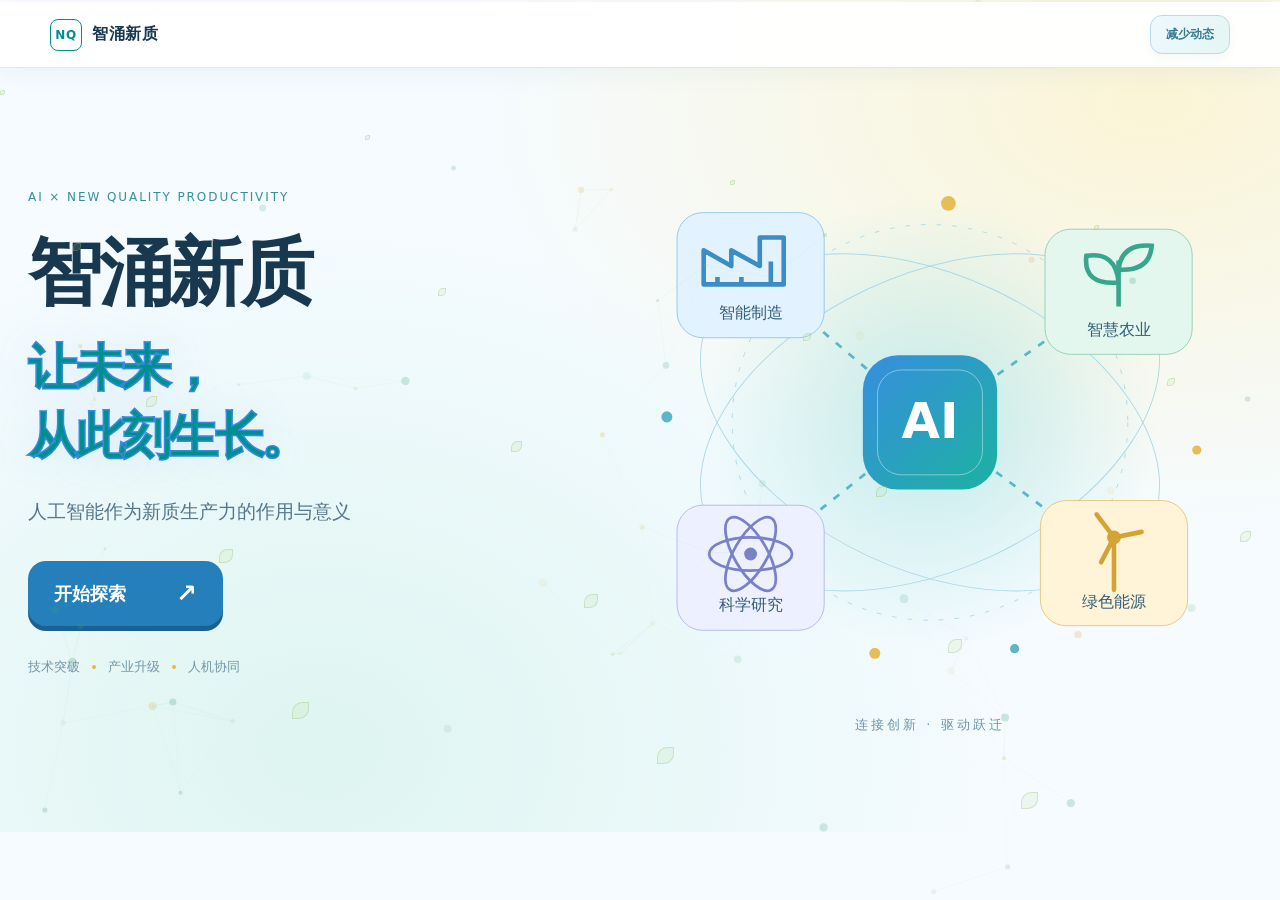
<file: index.html>
<!doctype html>
<html lang="zh-CN">
<head>
  <meta charset="UTF-8" />
  <meta name="viewport" content="width=device-width, initial-scale=1.0" />
  <meta name="description" content="用交互式数据可视化理解人工智能作为新质生产力的作用机制、现实成效与治理边界。" />
  <meta name="theme-color" content="#06101f" />
  <title>人工智能与新质生产力｜智涌新质</title>
  <link rel="icon" type="image/svg+xml" href="data:image/svg+xml,%3Csvg xmlns='http://www.w3.org/2000/svg' viewBox='0 0 64 64'%3E%3Crect width='64' height='64' rx='14' fill='%2306101f'/%3E%3Cpath d='M14 43 26 19l8 14 6-10 10 20' fill='none' stroke='%2359e6d2' stroke-width='5' stroke-linecap='round' stroke-linejoin='round'/%3E%3Ccircle cx='26' cy='19' r='4' fill='%237ca7ff'/%3E%3C/svg%3E" />
  <link rel="stylesheet" href="./styles.css" />
<link rel="stylesheet" href="./sunny-theme.css" /><link rel="stylesheet" href="./cover.css" /></head>
<body class="hub-page"><div class="scroll-progress"><span id="progressBar"></span></div><header class="topbar"><a class="brand" href="./index.html"> <span class="brand-mark">NQ</span>智涌新质</a><a class="home-link" href="./index.html">← 返回总览</a><button class="motion-toggle" id="motionToggle" type="button">减少动态</button></header><main><section class="nq-cover" aria-labelledby="coverTitle"><div class="cover-copy"><span class="cover-tag">AI × NEW QUALITY PRODUCTIVITY</span><h1 id="coverTitle">智涌新质<span>让未来，<br>从此刻生长。</span></h1><p>人工智能作为新质生产力的作用与意义</p><a class="cover-enter" href="./map.html">开始探索 <span>↗</span></a><div class="cover-keywords"><span>技术突破</span><i></i><span>产业升级</span><i></i><span>人机协同</span></div></div><div class="cover-world"><svg viewBox="0 0 700 640" role="img" aria-label="人工智能连接智能制造、智慧农业、科学研究与绿色能源"><defs><linearGradient id="coverCore" x2="1" y2="1"><stop stop-color="#378edf"/><stop offset="1" stop-color="#1cb2a0"/></linearGradient><radialGradient id="coverGlow"><stop stop-color="#9edfdc" stop-opacity=".6"/><stop offset="1" stop-color="#9edfdc" stop-opacity="0"/></radialGradient></defs><circle cx="350" cy="320" r="245" fill="url(#coverGlow)"/><g fill="none" stroke="#add8e7"><ellipse cx="350" cy="320" rx="265" ry="160" transform="rotate(-25 350 320)"/><ellipse cx="350" cy="320" rx="265" ry="160" transform="rotate(25 350 320)"/><circle cx="350" cy="320" r="215" stroke-dasharray="5 12"/></g><g class="cover-links" fill="none" stroke="#5bb7c6" stroke-width="3" stroke-dasharray="8 10"><path d="M350 320L155 155M350 320L555 175M350 320L155 475M350 320L550 470"/></g><g class="cover-core"><rect x="277" y="247" width="146" height="146" rx="38" fill="url(#coverCore)"/><rect x="293" y="263" width="114" height="114" rx="26" fill="none" stroke="white" stroke-opacity=".45"/><text x="350" y="337" text-anchor="middle" fill="white" font-size="54" font-weight="800">AI</text></g><g class="cover-island island-a"><rect x="75" y="92" width="160" height="136" rx="28" fill="#e2f2ff" stroke="#93c7e8"/><g fill="none" stroke="#3c8cc5" stroke-width="5" stroke-linejoin="round"><path d="M104 170V133L134 150V133L165 150V119H191V170Z"/><path d="M119 162V169M145 162V169M177 145V169"/></g><text x="155" y="206" text-anchor="middle" fill="#315d78" font-size="17">智能制造</text></g><g class="cover-island island-b"><rect x="475" y="110" width="160" height="136" rx="28" fill="#e3f7ee" stroke="#93cfb6"/><g fill="none" stroke="#38a68c" stroke-width="5"><path d="M555 194V144M555 168Q516 171 520 139Q552 134 555 168M555 154Q589 156 591 128Q558 125 555 154"/></g><text x="555" y="225" text-anchor="middle" fill="#315d78" font-size="17">智慧农业</text></g><g class="cover-island island-c"><rect x="75" y="410" width="160" height="136" rx="28" fill="#edf0ff" stroke="#b5b8e7"/><g fill="none" stroke="#7b81c9" stroke-width="3"><ellipse cx="155" cy="463" rx="45" ry="18"/><ellipse cx="155" cy="463" rx="45" ry="18" transform="rotate(60 155 463)"/><ellipse cx="155" cy="463" rx="45" ry="18" transform="rotate(-60 155 463)"/></g><circle cx="155" cy="463" r="7" fill="#7b81c9"/><text x="155" y="524" text-anchor="middle" fill="#315d78" font-size="17">科学研究</text></g><g class="cover-island island-d"><rect x="470" y="405" width="160" height="136" rx="28" fill="#fff4d7" stroke="#e4c87b"/><g fill="none" stroke="#d4a336" stroke-width="5" stroke-linecap="round"><path d="M550 502V445M550 445L531 420M550 445L580 439M550 445L536 472"/><circle cx="550" cy="445" r="5" fill="#d4a336"/></g><text x="550" y="521" text-anchor="middle" fill="#315d78" font-size="17">绿色能源</text></g><g fill="#e7bd5a"><circle cx="370" cy="82" r="8"/><circle cx="640" cy="350" r="5"/><circle cx="290" cy="571" r="6"/></g><g fill="#5bb7c6"><circle cx="64" cy="314" r="6"/><circle cx="442" cy="566" r="5"/></g></svg><span class="cover-world-caption">连接创新 · 驱动跃迁</span></div></section></main><script src="./app.js"></script><script src="./quest.js"></script><script src="./labs.js"></script><script src="./chart-gallery.js"></script><script src="./motion.js"></script></body></html>
</file>
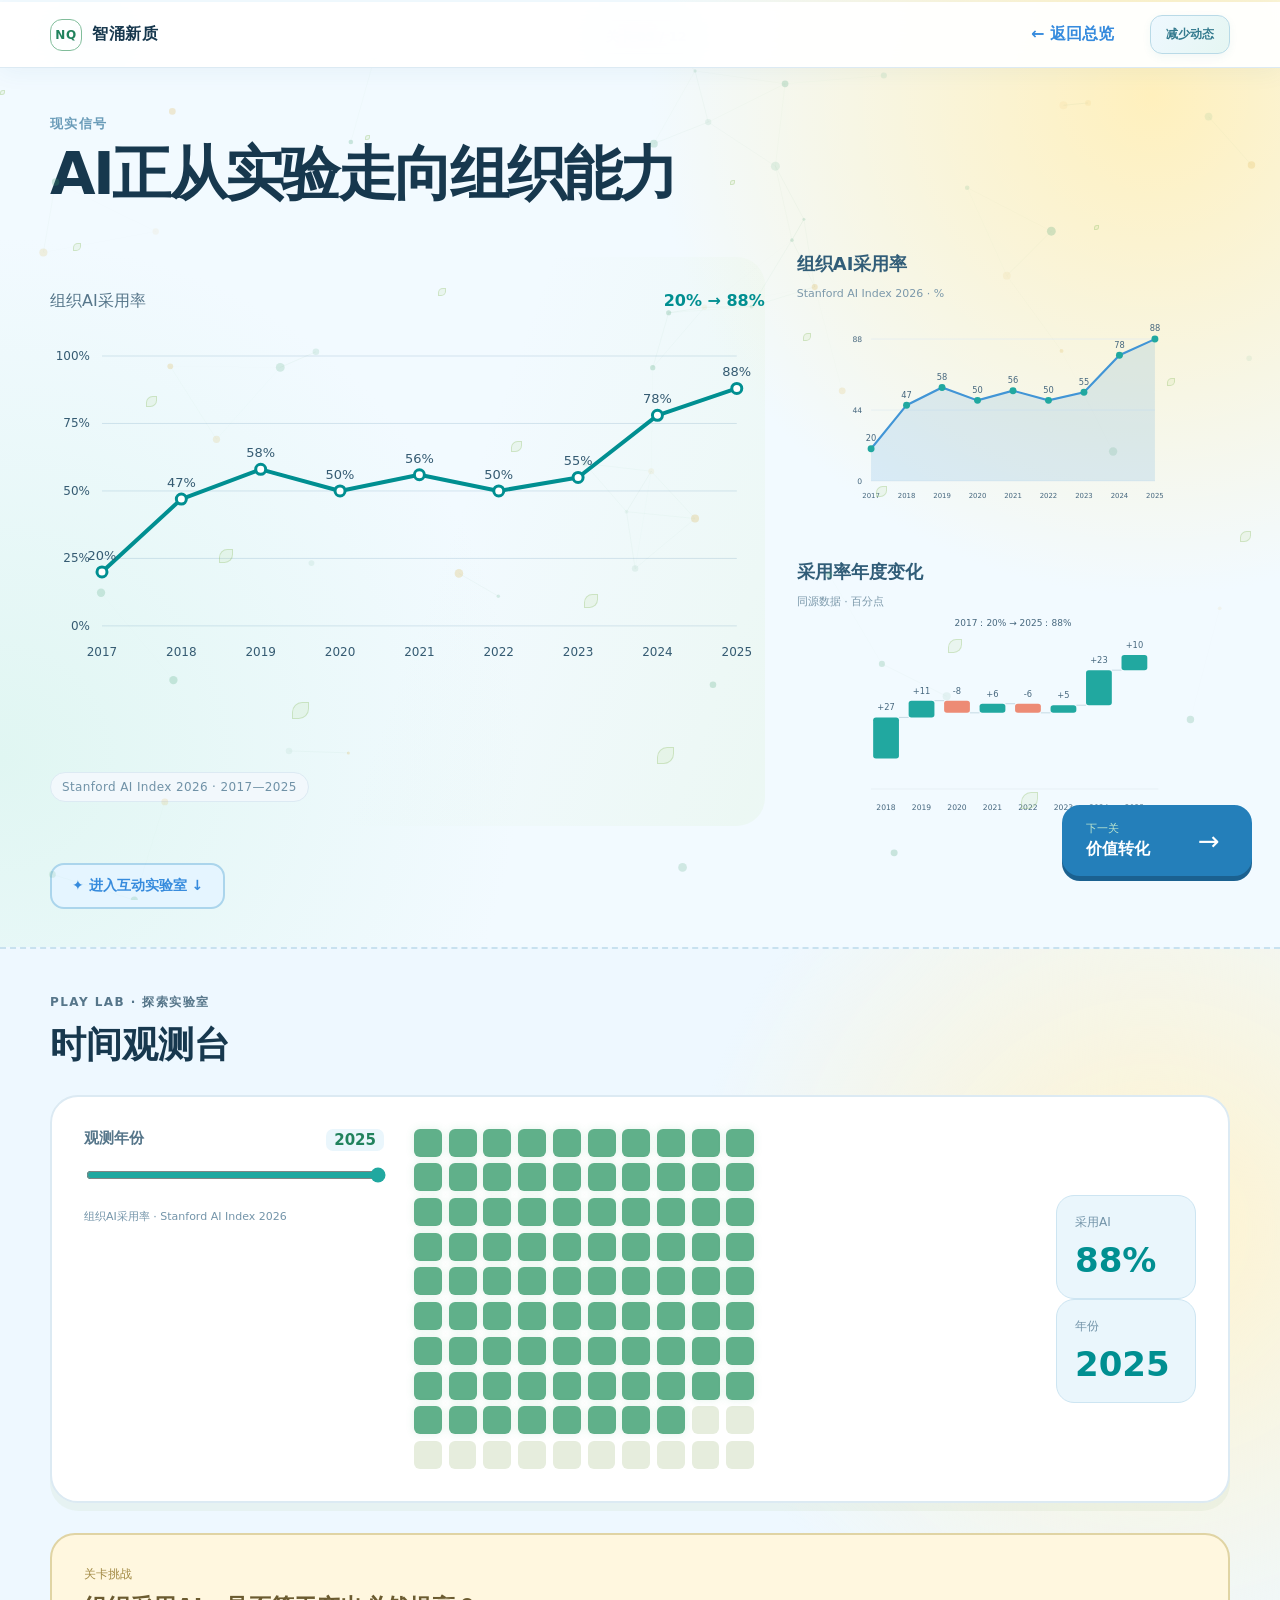
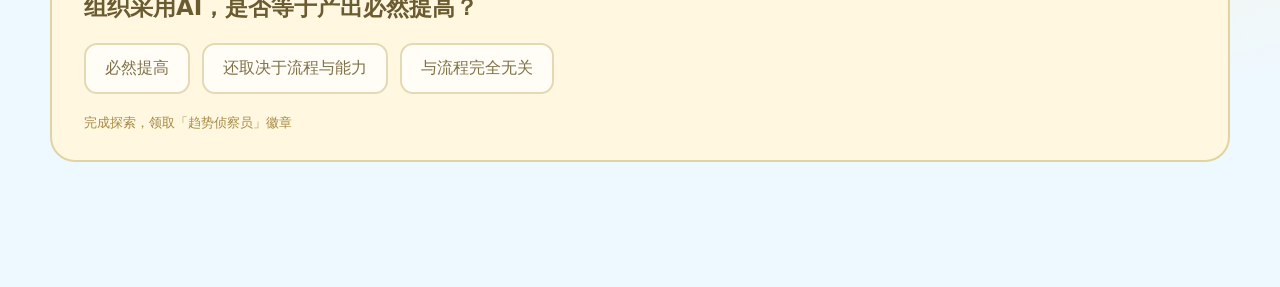
<file: adoption.html>
<!doctype html>
<html lang="zh-CN">
<head>
  <meta charset="UTF-8" />
  <meta name="viewport" content="width=device-width, initial-scale=1.0" />
  <meta name="description" content="用交互式数据可视化理解人工智能作为新质生产力的作用机制、现实成效与治理边界。" />
  <meta name="theme-color" content="#06101f" />
  <title>AI发展趋势｜智涌新质</title>
  <link rel="icon" type="image/svg+xml" href="data:image/svg+xml,%3Csvg xmlns='http://www.w3.org/2000/svg' viewBox='0 0 64 64'%3E%3Crect width='64' height='64' rx='14' fill='%2306101f'/%3E%3Cpath d='M14 43 26 19l8 14 6-10 10 20' fill='none' stroke='%2359e6d2' stroke-width='5' stroke-linecap='round' stroke-linejoin='round'/%3E%3Ccircle cx='26' cy='19' r='4' fill='%237ca7ff'/%3E%3C/svg%3E" />
  <link rel="stylesheet" href="./styles.css" />
<link rel="stylesheet" href="./sunny-theme.css" /></head>
<body class="detail-page"><div class="scroll-progress"><span id="progressBar"></span></div><header class="topbar"><a class="brand" href="./map.html"> <span class="brand-mark">NQ</span>智涌新质</a><a class="home-link" href="./map.html">← 返回总览</a><button class="motion-toggle" id="motionToggle" type="button">减少动态</button></header><main><section class="section preview-evidence" aria-labelledby="adoptionTitle"><div class="level-trail"><a href="./map.html">← 探索地图</a><span>关卡 03 / 12</span><a href="./mechanism.html">下一关 →</a></div>
      <div class="section-heading compact reveal">
        <p class="chapter">现实信号</p>
        <h2 id="adoptionTitle">AI正从实验走向组织能力</h2>
      </div>
      <div class="chart-panel reveal">
        <div class="chart-meta"><span>组织AI采用率</span><b>20% → 88%</b></div>
        <div id="adoptionChart" class="line-chart" role="img" aria-label="2017年至2025年组织人工智能采用率折线图"></div>
        <span class="data-stamp">Stanford AI Index 2026 · 2017—2025</span>
      </div>
    <div class="chart-gallery" id="chartGallery" data-stage="adoption"></div><a class="lab-entry" href="#levelLab">✦ 进入互动实验室 ↓</a></section><section class="level-lab" id="levelLab" data-stage="adoption"></section><a class="next-level-button" href="./mechanism.html"><span>下一关</span><b>价值转化</b><i>→</i></a></main><script src="./app.js"></script><script src="./quest.js"></script><script src="./labs.js"></script><script src="./chart-gallery.js"></script><script src="./motion.js"></script></body></html>
</file>
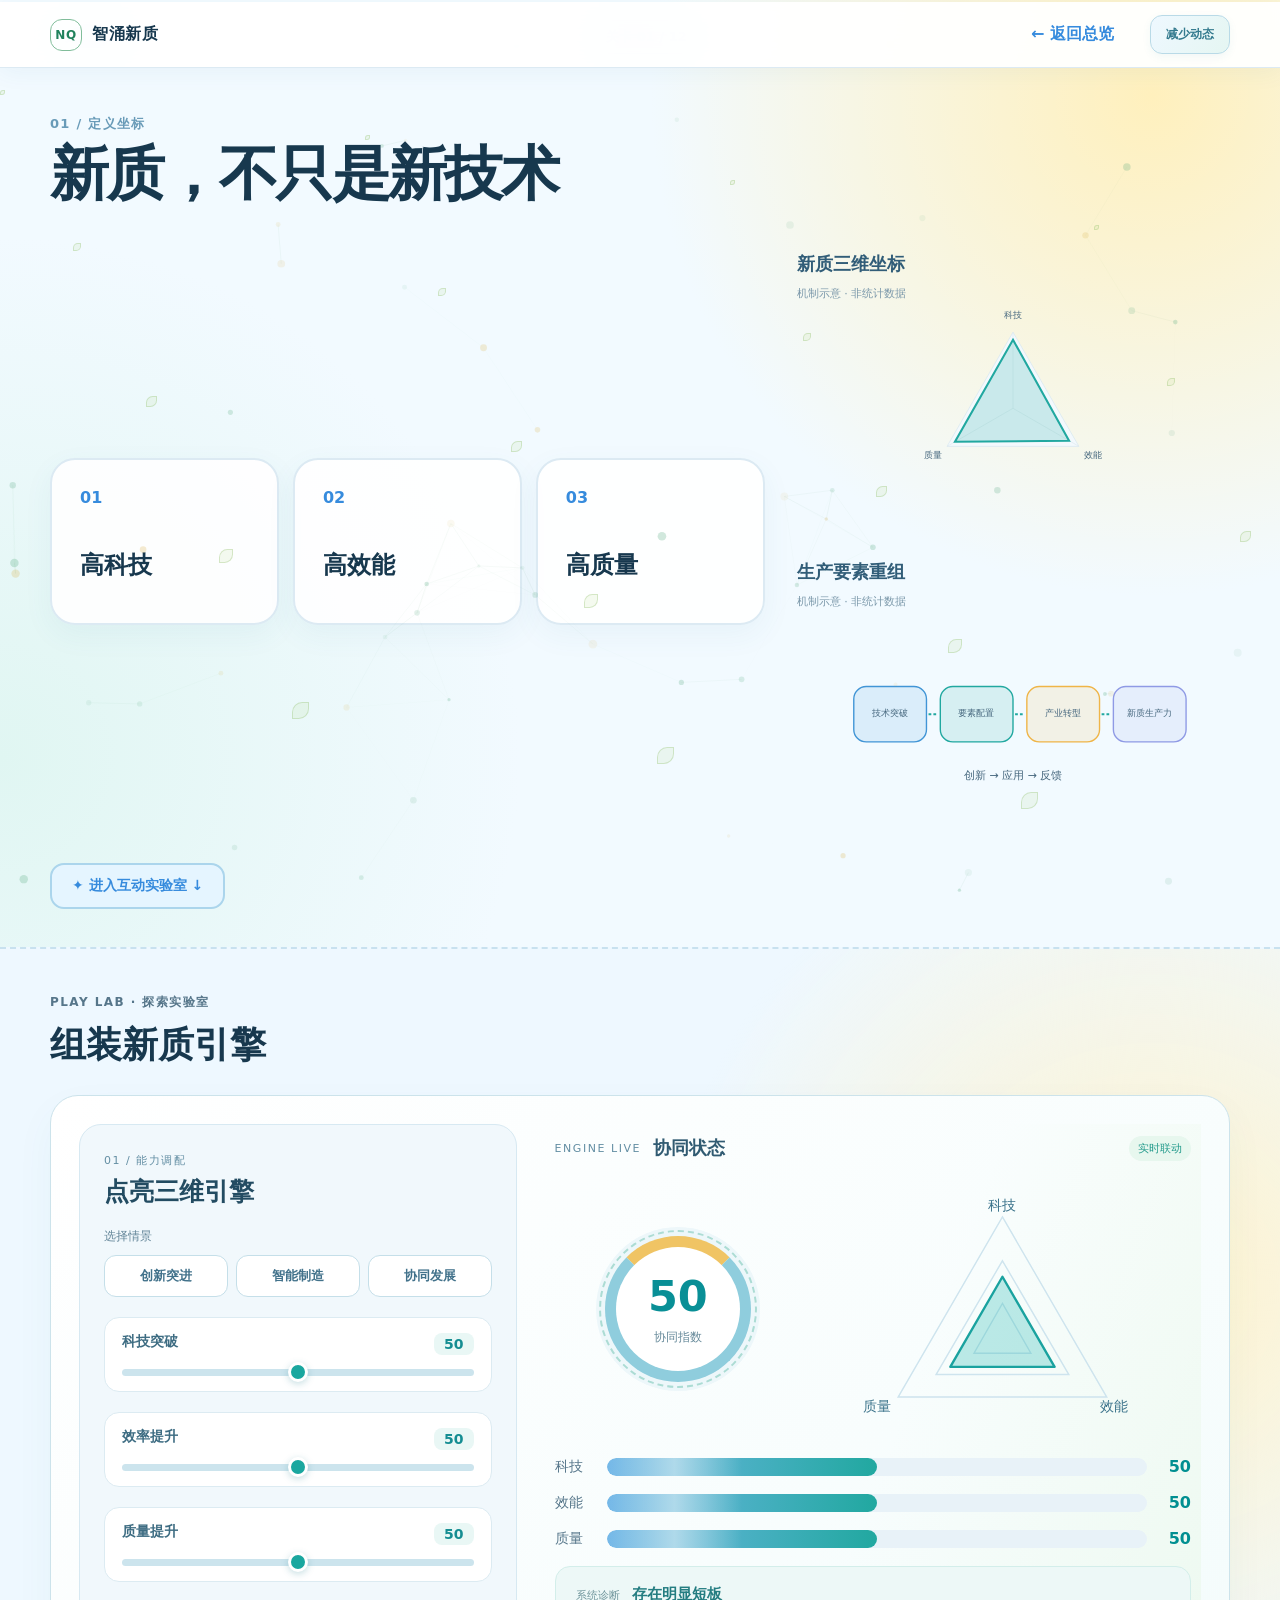
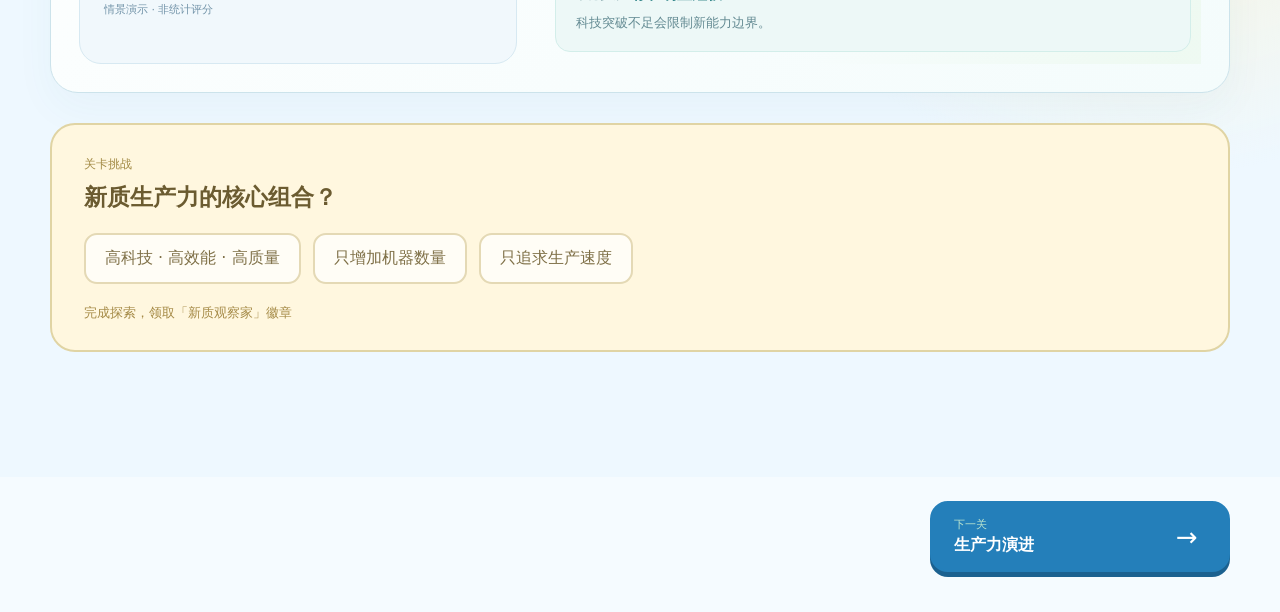
<file: definition.html>
<!doctype html>
<html lang="zh-CN">
<head>
  <meta charset="UTF-8" />
  <meta name="viewport" content="width=device-width, initial-scale=1.0" />
  <meta name="description" content="用交互式数据可视化理解人工智能作为新质生产力的作用机制、现实成效与治理边界。" />
  <meta name="theme-color" content="#06101f" />
  <title>新质生产力｜智涌新质</title>
  <link rel="icon" type="image/svg+xml" href="data:image/svg+xml,%3Csvg xmlns='http://www.w3.org/2000/svg' viewBox='0 0 64 64'%3E%3Crect width='64' height='64' rx='14' fill='%2306101f'/%3E%3Cpath d='M14 43 26 19l8 14 6-10 10 20' fill='none' stroke='%2359e6d2' stroke-width='5' stroke-linecap='round' stroke-linejoin='round'/%3E%3Ccircle cx='26' cy='19' r='4' fill='%237ca7ff'/%3E%3C/svg%3E" />
  <link rel="stylesheet" href="./styles.css" />
<link rel="stylesheet" href="./sunny-theme.css" /></head>
<body class="detail-page"><div class="scroll-progress"><span id="progressBar"></span></div><header class="topbar"><a class="brand" href="./map.html"> <span class="brand-mark">NQ</span>智涌新质</a><a class="home-link" href="./map.html">← 返回总览</a><button class="motion-toggle" id="motionToggle" type="button">减少动态</button></header><main><section id="definition" class="section definition-section"><div class="level-trail"><a href="./map.html">← 探索地图</a><span>关卡 01 / 12</span><a href="./evolution.html">下一关 →</a></div>
      <div class="section-heading reveal">
        <p class="chapter">01 / 定义坐标</p>
        <h2>新质，不只是新技术</h2>
      </div>
      <div class="definition-layout">
        <blockquote class="definition-quote reveal">
          <p>创新起主导作用，具有高科技、高效能、高质量特征。</p>
          <cite>国家发展和改革委员会相关论述</cite>
        </blockquote>
        <div class="quality-triad">
          <article class="quality-card reveal"><span>01</span><h3>高科技</h3><p>突破知识与技术边界</p></article>
          <article class="quality-card reveal"><span>02</span><h3>高效能</h3><p>重组研发与生产流程</p></article>
          <article class="quality-card reveal"><span>03</span><h3>高质量</h3><p>优化决策与资源配置</p></article>
        </div>
      </div>
    <div class="chart-gallery" id="chartGallery" data-stage="definition"></div><a class="lab-entry" href="#levelLab">✦ 进入互动实验室 ↓</a></section><section class="level-lab" id="levelLab" data-stage="definition"></section><a class="next-level-button" href="./evolution.html"><span>下一关</span><b>生产力演进</b><i>→</i></a></main><script src="./app.js"></script><script src="./quest.js"></script><script src="./labs.js"></script><script src="./chart-gallery.js"></script><script src="./motion.js"></script></body></html>
</file>
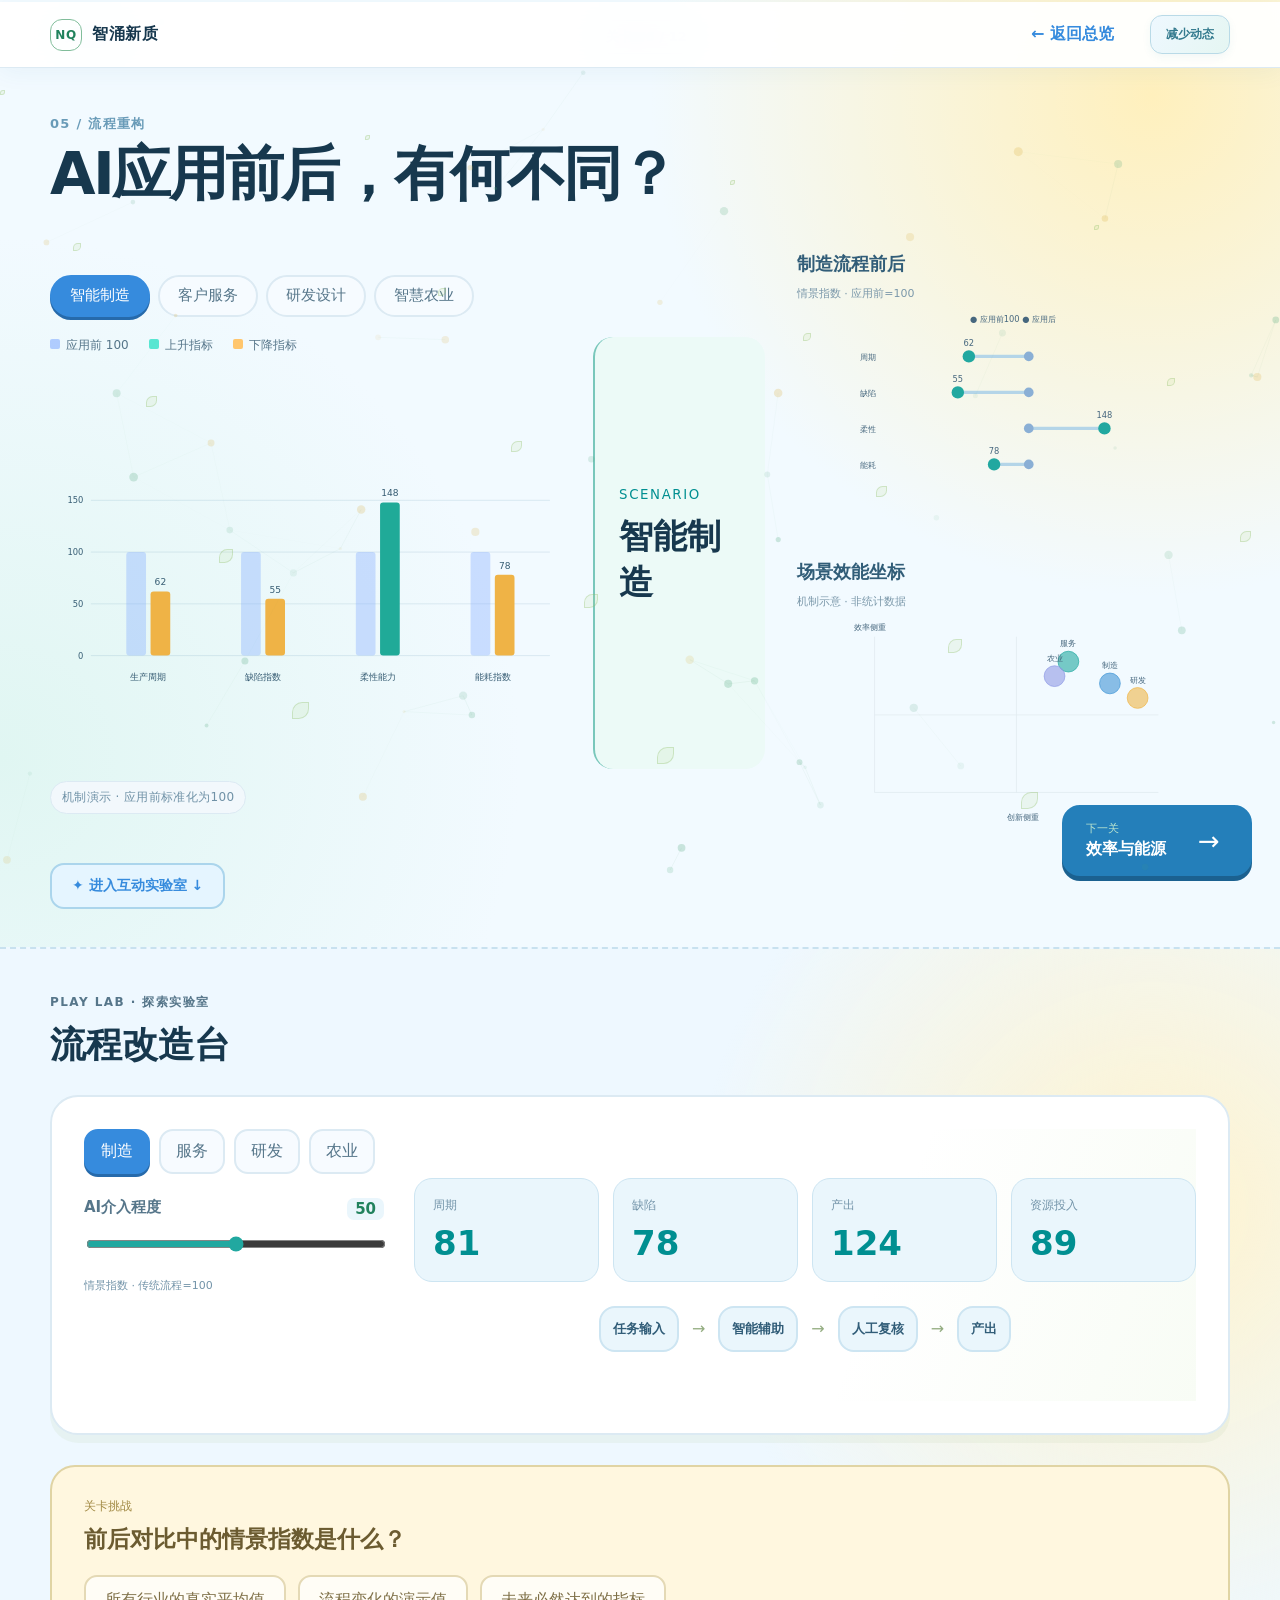
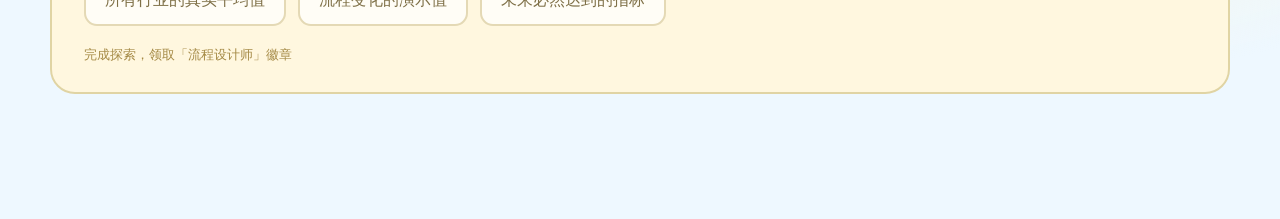
<file: evidence.html>
<!doctype html>
<html lang="zh-CN">
<head>
  <meta charset="UTF-8" />
  <meta name="viewport" content="width=device-width, initial-scale=1.0" />
  <meta name="description" content="用交互式数据可视化理解人工智能作为新质生产力的作用机制、现实成效与治理边界。" />
  <meta name="theme-color" content="#06101f" />
  <title>应用前后｜智涌新质</title>
  <link rel="icon" type="image/svg+xml" href="data:image/svg+xml,%3Csvg xmlns='http://www.w3.org/2000/svg' viewBox='0 0 64 64'%3E%3Crect width='64' height='64' rx='14' fill='%2306101f'/%3E%3Cpath d='M14 43 26 19l8 14 6-10 10 20' fill='none' stroke='%2359e6d2' stroke-width='5' stroke-linecap='round' stroke-linejoin='round'/%3E%3Ccircle cx='26' cy='19' r='4' fill='%237ca7ff'/%3E%3C/svg%3E" />
  <link rel="stylesheet" href="./styles.css" />
<link rel="stylesheet" href="./sunny-theme.css" /></head>
<body class="detail-page"><div class="scroll-progress"><span id="progressBar"></span></div><header class="topbar"><a class="brand" href="./map.html"> <span class="brand-mark">NQ</span>智涌新质</a><a class="home-link" href="./map.html">← 返回总览</a><button class="motion-toggle" id="motionToggle" type="button">减少动态</button></header><main><section id="evidence" class="section evidence-section compare-page"><div class="level-trail"><a href="./map.html">← 探索地图</a><span>关卡 06 / 12</span><a href="./impact.html">下一关 →</a></div>
      <div class="section-heading reveal">
        <p class="chapter">05 / 流程重构</p>
        <h2>AI应用前后，有何不同？</h2>
      </div>
      <div class="before-after reveal">
        <div class="compare-tabs" role="tablist" aria-label="选择AI应用场景">
          <button type="button" role="tab" data-compare="manufacturing" class="active">智能制造</button>
          <button type="button" role="tab" data-compare="service">客户服务</button>
          <button type="button" role="tab" data-compare="research">研发设计</button>
          <button type="button" role="tab" data-compare="agriculture">智慧农业</button>
        </div>
        <div class="before-after-layout">
          <div id="compareChart" class="compare-chart" role="img" aria-label="人工智能应用前后多指标对比图"></div>
          <article id="compareInsight" class="compare-insight" aria-live="polite"></article>
        </div>
        <span class="data-stamp">机制演示 · 应用前标准化为100</span>
      </div>
    <div class="chart-gallery" id="chartGallery" data-stage="evidence"></div><a class="lab-entry" href="#levelLab">✦ 进入互动实验室 ↓</a></section><section class="level-lab" id="levelLab" data-stage="evidence"></section><a class="next-level-button" href="./impact.html"><span>下一关</span><b>效率与能源</b><i>→</i></a></main><script src="./app.js"></script><script src="./quest.js"></script><script src="./labs.js"></script><script src="./chart-gallery.js"></script><script src="./motion.js"></script></body></html>
</file>
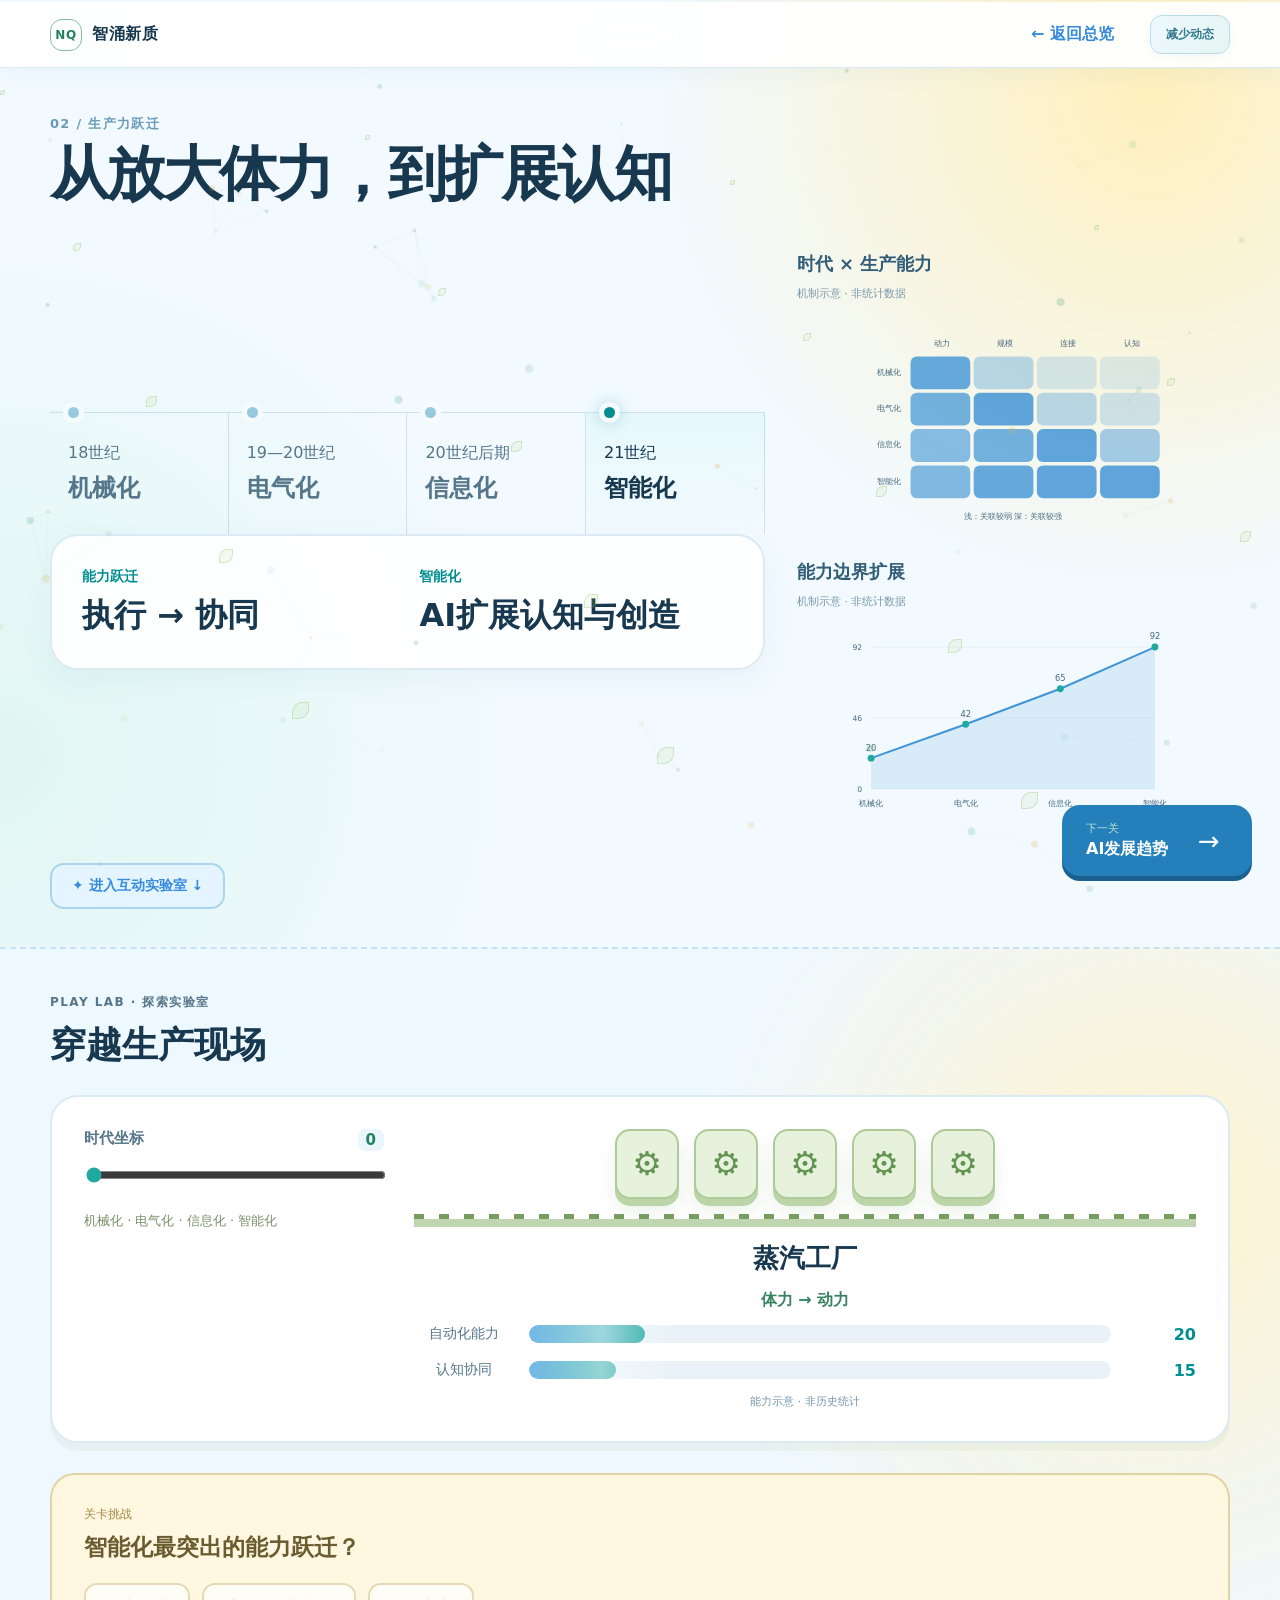
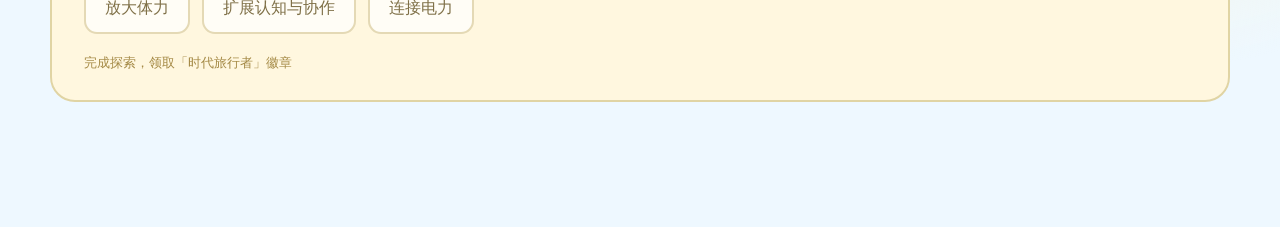
<file: evolution.html>
<!doctype html>
<html lang="zh-CN">
<head>
  <meta charset="UTF-8" />
  <meta name="viewport" content="width=device-width, initial-scale=1.0" />
  <meta name="description" content="用交互式数据可视化理解人工智能作为新质生产力的作用机制、现实成效与治理边界。" />
  <meta name="theme-color" content="#06101f" />
  <title>生产力演进｜智涌新质</title>
  <link rel="icon" type="image/svg+xml" href="data:image/svg+xml,%3Csvg xmlns='http://www.w3.org/2000/svg' viewBox='0 0 64 64'%3E%3Crect width='64' height='64' rx='14' fill='%2306101f'/%3E%3Cpath d='M14 43 26 19l8 14 6-10 10 20' fill='none' stroke='%2359e6d2' stroke-width='5' stroke-linecap='round' stroke-linejoin='round'/%3E%3Ccircle cx='26' cy='19' r='4' fill='%237ca7ff'/%3E%3C/svg%3E" />
  <link rel="stylesheet" href="./styles.css" />
<link rel="stylesheet" href="./sunny-theme.css" /></head>
<body class="detail-page"><div class="scroll-progress"><span id="progressBar"></span></div><header class="topbar"><a class="brand" href="./map.html"> <span class="brand-mark">NQ</span>智涌新质</a><a class="home-link" href="./map.html">← 返回总览</a><button class="motion-toggle" id="motionToggle" type="button">减少动态</button></header><main><section id="evolution" class="section evolution-section"><div class="level-trail"><a href="./map.html">← 探索地图</a><span>关卡 02 / 12</span><a href="./adoption.html">下一关 →</a></div>
      <div class="section-heading reveal">
        <p class="chapter">02 / 生产力跃迁</p>
        <h2>从放大体力，到扩展认知</h2>
      </div>
      <div id="timeline" class="timeline reveal" role="tablist" aria-label="生产力演进时间轴"></div>
      <div id="timelineDetail" class="timeline-detail reveal" aria-live="polite"></div>
    <div class="chart-gallery" id="chartGallery" data-stage="evolution"></div><a class="lab-entry" href="#levelLab">✦ 进入互动实验室 ↓</a></section><section class="level-lab" id="levelLab" data-stage="evolution"></section><a class="next-level-button" href="./adoption.html"><span>下一关</span><b>AI发展趋势</b><i>→</i></a></main><script src="./app.js"></script><script src="./quest.js"></script><script src="./labs.js"></script><script src="./chart-gallery.js"></script><script src="./motion.js"></script></body></html>
</file>
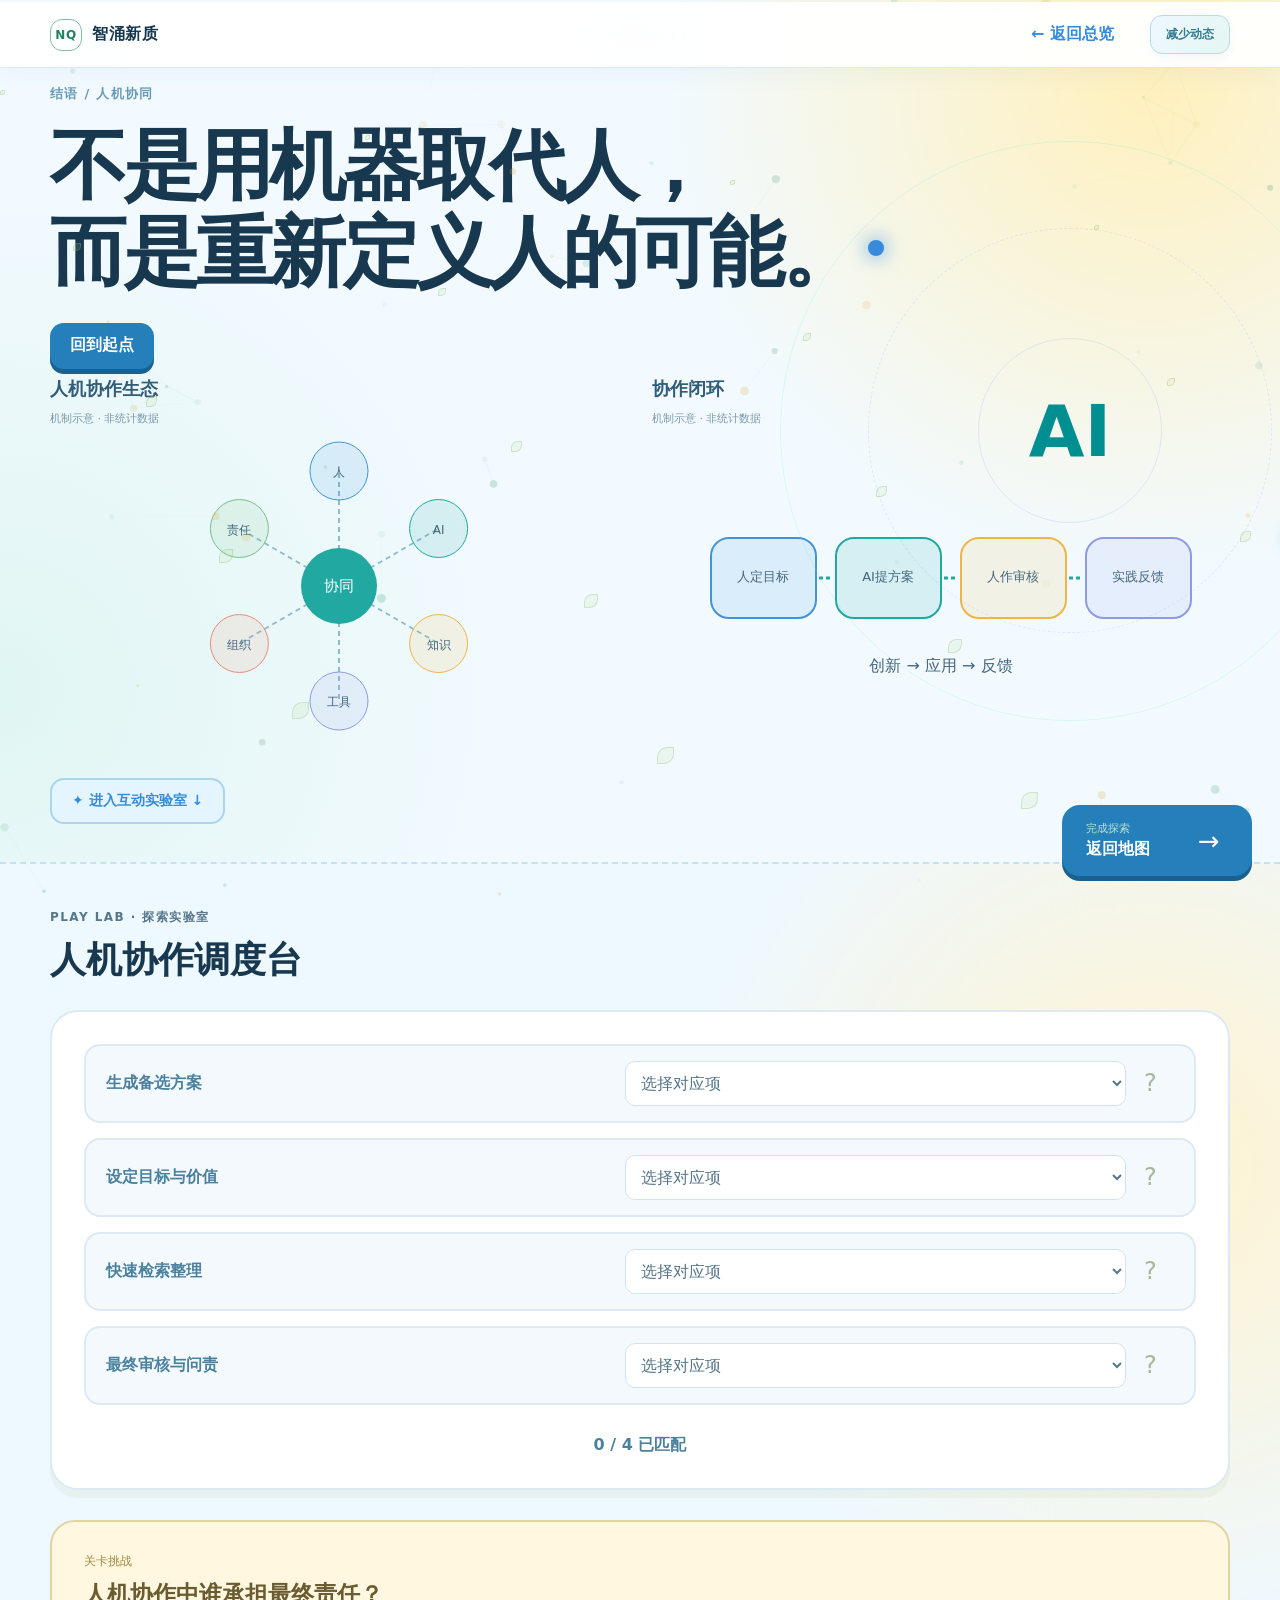
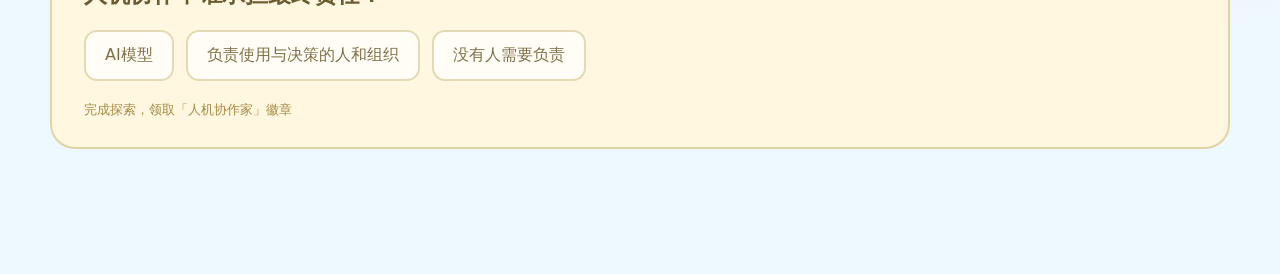
<file: future.html>
<!doctype html>
<html lang="zh-CN">
<head>
  <meta charset="UTF-8" />
  <meta name="viewport" content="width=device-width, initial-scale=1.0" />
  <meta name="description" content="用交互式数据可视化理解人工智能作为新质生产力的作用机制、现实成效与治理边界。" />
  <meta name="theme-color" content="#06101f" />
  <title>人机协同｜智涌新质</title>
  <link rel="icon" type="image/svg+xml" href="data:image/svg+xml,%3Csvg xmlns='http://www.w3.org/2000/svg' viewBox='0 0 64 64'%3E%3Crect width='64' height='64' rx='14' fill='%2306101f'/%3E%3Cpath d='M14 43 26 19l8 14 6-10 10 20' fill='none' stroke='%2359e6d2' stroke-width='5' stroke-linecap='round' stroke-linejoin='round'/%3E%3Ccircle cx='26' cy='19' r='4' fill='%237ca7ff'/%3E%3C/svg%3E" />
  <link rel="stylesheet" href="./styles.css" />
<link rel="stylesheet" href="./sunny-theme.css" /></head>
<body class="detail-page"><div class="scroll-progress"><span id="progressBar"></span></div><header class="topbar"><a class="brand" href="./map.html"> <span class="brand-mark">NQ</span>智涌新质</a><a class="home-link" href="./map.html">← 返回总览</a><button class="motion-toggle" id="motionToggle" type="button">减少动态</button></header><main><section class="section finale-section"><div class="level-trail"><a href="./map.html">← 探索地图</a><span>关卡 12 / 12</span><a href="./sources.html">下一关 →</a></div>
      <div class="finale-orbit" aria-hidden="true"><i></i><i></i><span>AI</span></div>
      <div class="finale-content reveal">
        <p class="chapter">结语 / 人机协同</p>
        <h2>不是用机器取代人，<br />而是重新定义人的可能。</h2>
        <a class="explore" href="./map.html">回到起点</a>
      </div>
    <div class="chart-gallery" id="chartGallery" data-stage="future"></div><a class="lab-entry" href="#levelLab">✦ 进入互动实验室 ↓</a></section><section class="level-lab" id="levelLab" data-stage="future"></section><a class="next-level-button" href="./map.html"><span>完成探索</span><b>返回地图</b><i>→</i></a></main><script src="./app.js"></script><script src="./quest.js"></script><script src="./labs.js"></script><script src="./chart-gallery.js"></script><script src="./motion.js"></script></body></html>
</file>
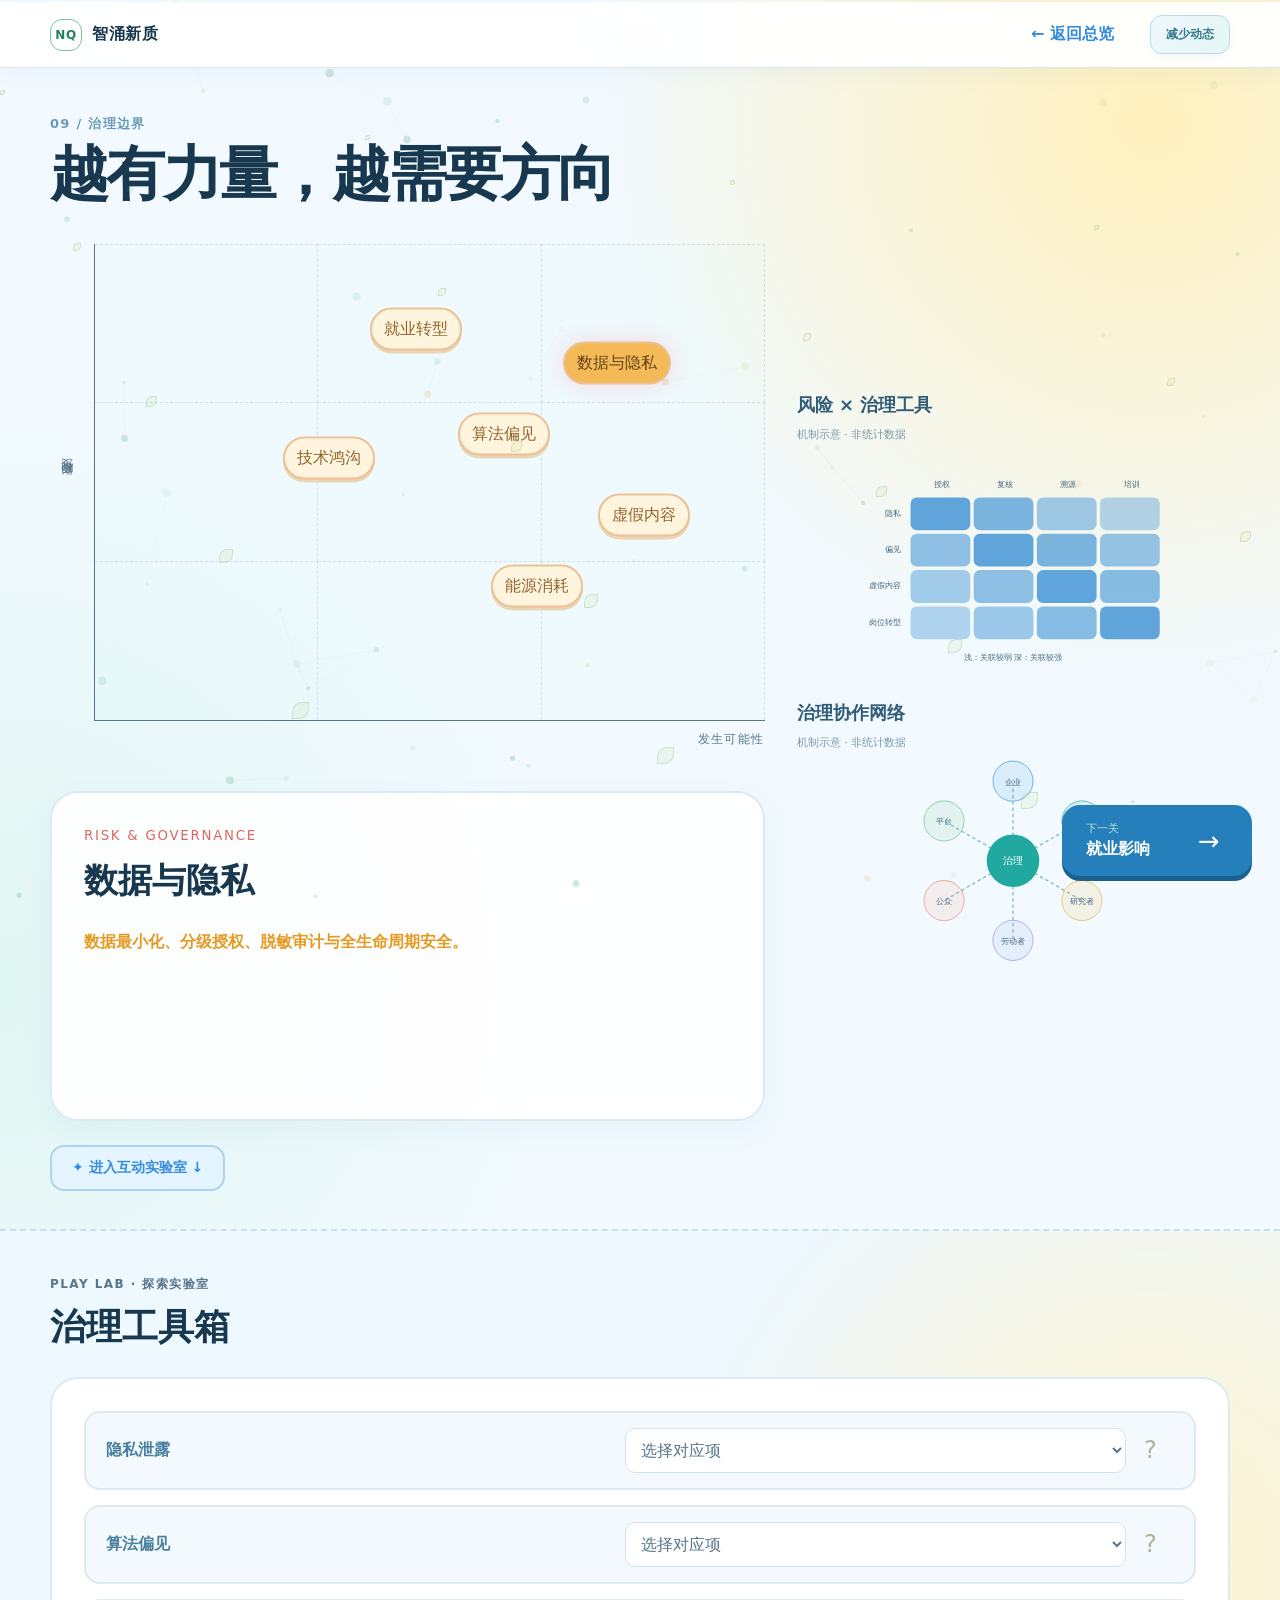
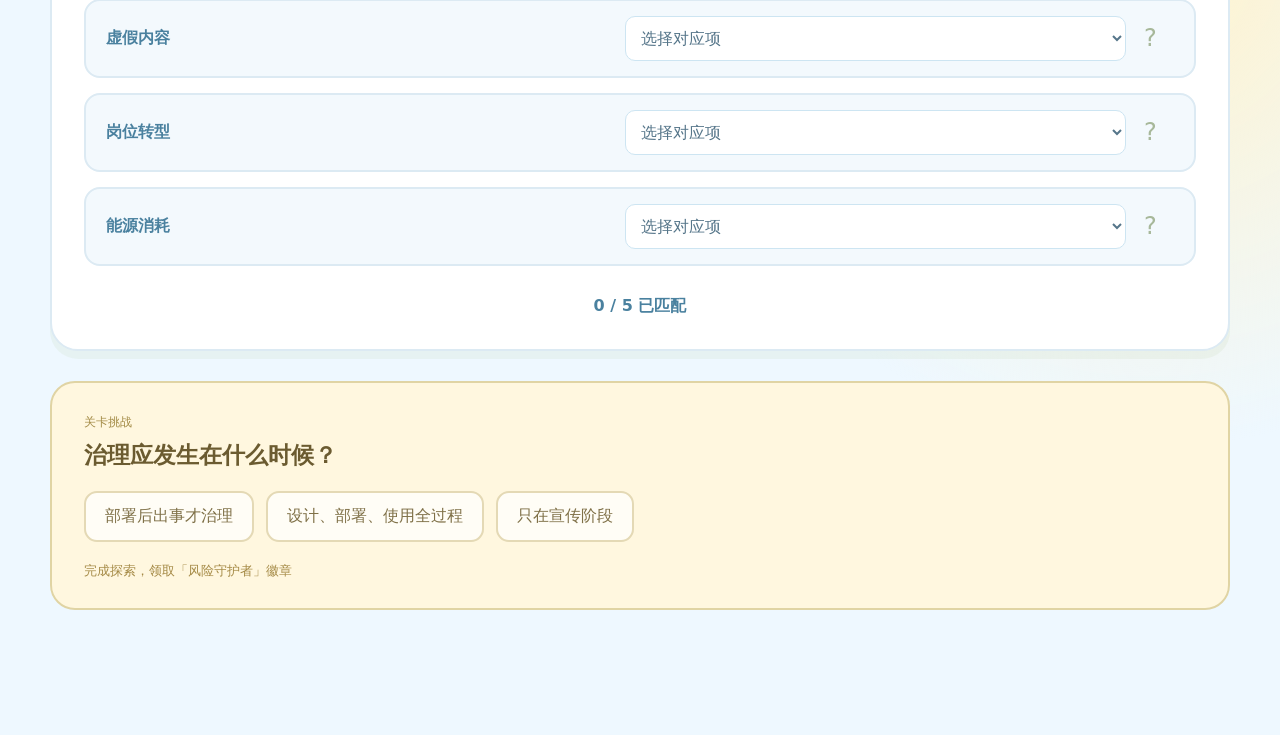
<file: governance.html>
<!doctype html>
<html lang="zh-CN">
<head>
  <meta charset="UTF-8" />
  <meta name="viewport" content="width=device-width, initial-scale=1.0" />
  <meta name="description" content="用交互式数据可视化理解人工智能作为新质生产力的作用机制、现实成效与治理边界。" />
  <meta name="theme-color" content="#06101f" />
  <title>风险治理｜智涌新质</title>
  <link rel="icon" type="image/svg+xml" href="data:image/svg+xml,%3Csvg xmlns='http://www.w3.org/2000/svg' viewBox='0 0 64 64'%3E%3Crect width='64' height='64' rx='14' fill='%2306101f'/%3E%3Cpath d='M14 43 26 19l8 14 6-10 10 20' fill='none' stroke='%2359e6d2' stroke-width='5' stroke-linecap='round' stroke-linejoin='round'/%3E%3Ccircle cx='26' cy='19' r='4' fill='%237ca7ff'/%3E%3C/svg%3E" />
  <link rel="stylesheet" href="./styles.css" />
<link rel="stylesheet" href="./sunny-theme.css" /></head>
<body class="detail-page"><div class="scroll-progress"><span id="progressBar"></span></div><header class="topbar"><a class="brand" href="./map.html"> <span class="brand-mark">NQ</span>智涌新质</a><a class="home-link" href="./map.html">← 返回总览</a><button class="motion-toggle" id="motionToggle" type="button">减少动态</button></header><main><section id="governance" class="section governance-section"><div class="level-trail"><a href="./map.html">← 探索地图</a><span>关卡 10 / 12</span><a href="./jobs.html">下一关 →</a></div>
      <div class="section-heading reveal">
        <p class="chapter">09 / 治理边界</p>
        <h2>越有力量，越需要方向</h2>
      </div>
      <div class="risk-layout">
        <div class="risk-matrix reveal" id="riskMatrix" aria-label="人工智能风险矩阵">
          <div class="axis y">影响程度</div><div class="axis x">发生可能性</div>
          <div class="risk-grid" aria-hidden="true"><i></i><i></i><i></i><i></i><i></i><i></i><i></i><i></i><i></i></div>
          <button type="button" style="--x:78%;--y:75%" data-risk="privacy">数据与隐私</button>
          <button type="button" style="--x:61%;--y:60%" data-risk="bias">算法偏见</button>
          <button type="button" style="--x:82%;--y:43%" data-risk="content">虚假内容</button>
          <button type="button" style="--x:48%;--y:82%" data-risk="jobs">就业转型</button>
          <button type="button" style="--x:66%;--y:28%" data-risk="energy">能源消耗</button>
          <button type="button" style="--x:35%;--y:55%" data-risk="divide">技术鸿沟</button>
        </div>
        <article class="risk-detail reveal" id="riskDetail" aria-live="polite"></article>
      </div>
    <div class="chart-gallery" id="chartGallery" data-stage="governance"></div><a class="lab-entry" href="#levelLab">✦ 进入互动实验室 ↓</a></section><section class="level-lab" id="levelLab" data-stage="governance"></section><a class="next-level-button" href="./jobs.html"><span>下一关</span><b>就业影响</b><i>→</i></a></main><script src="./app.js"></script><script src="./quest.js"></script><script src="./labs.js"></script><script src="./chart-gallery.js"></script><script src="./motion.js"></script></body></html>
</file>
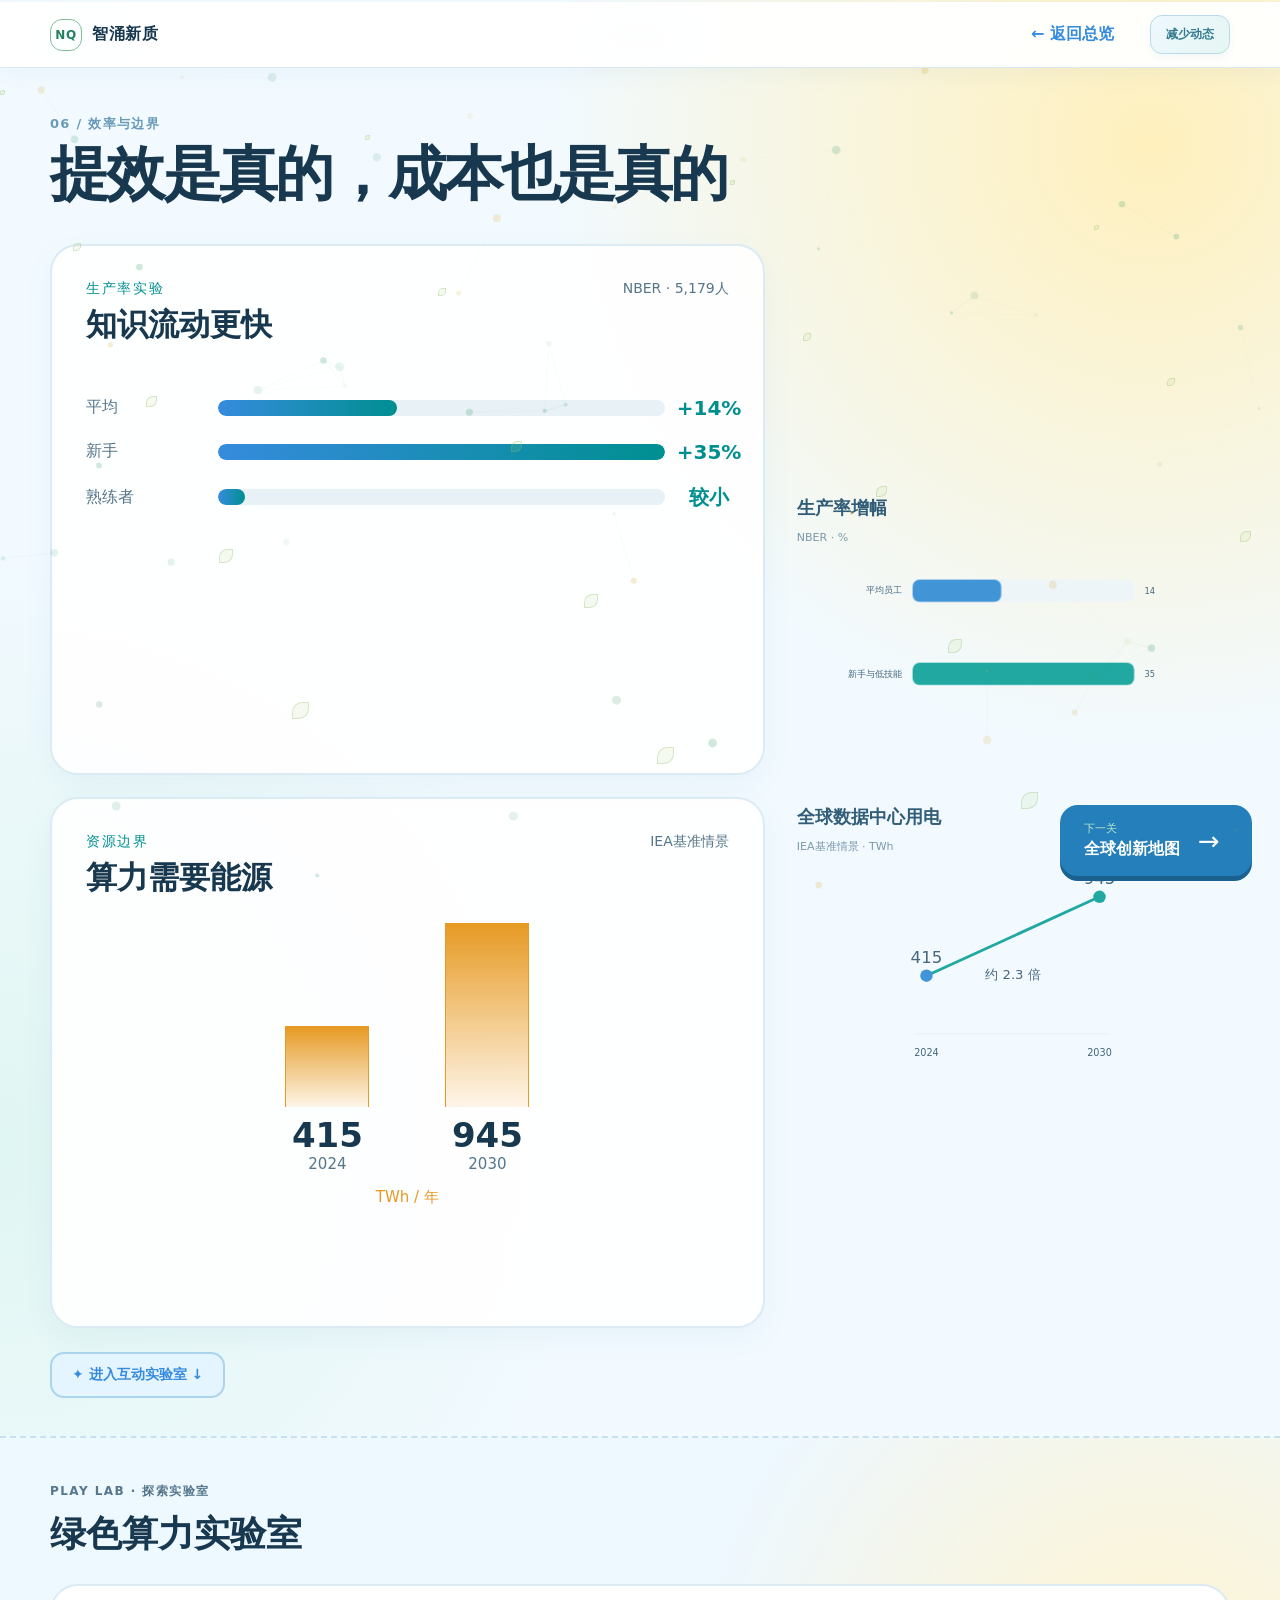
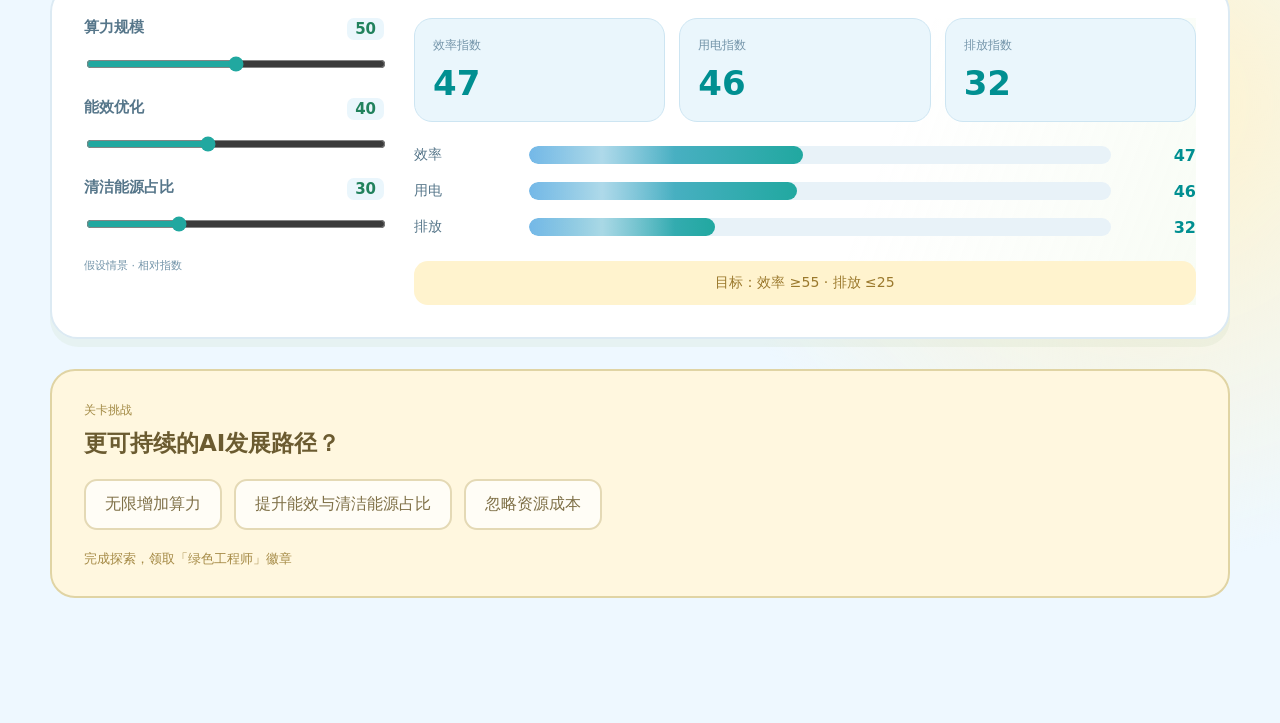
<file: impact.html>
<!doctype html>
<html lang="zh-CN">
<head>
  <meta charset="UTF-8" />
  <meta name="viewport" content="width=device-width, initial-scale=1.0" />
  <meta name="description" content="用交互式数据可视化理解人工智能作为新质生产力的作用机制、现实成效与治理边界。" />
  <meta name="theme-color" content="#06101f" />
  <title>效率与能源｜智涌新质</title>
  <link rel="icon" type="image/svg+xml" href="data:image/svg+xml,%3Csvg xmlns='http://www.w3.org/2000/svg' viewBox='0 0 64 64'%3E%3Crect width='64' height='64' rx='14' fill='%2306101f'/%3E%3Cpath d='M14 43 26 19l8 14 6-10 10 20' fill='none' stroke='%2359e6d2' stroke-width='5' stroke-linecap='round' stroke-linejoin='round'/%3E%3Ccircle cx='26' cy='19' r='4' fill='%237ca7ff'/%3E%3C/svg%3E" />
  <link rel="stylesheet" href="./styles.css" />
<link rel="stylesheet" href="./sunny-theme.css" /></head>
<body class="detail-page"><div class="scroll-progress"><span id="progressBar"></span></div><header class="topbar"><a class="brand" href="./map.html"> <span class="brand-mark">NQ</span>智涌新质</a><a class="home-link" href="./map.html">← 返回总览</a><button class="motion-toggle" id="motionToggle" type="button">减少动态</button></header><main><section id="impact" class="section impact-section"><div class="level-trail"><a href="./map.html">← 探索地图</a><span>关卡 07 / 12</span><a href="./innovation.html">下一关 →</a></div>
      <div class="section-heading reveal">
        <p class="chapter">06 / 效率与边界</p>
        <h2>提效是真的，成本也是真的</h2>
      </div>
      <div class="impact-grid">
        <article class="evidence-card productivity-card reveal">
          <header><div><p class="card-kicker">生产率实验</p><h3>知识流动更快</h3></div><span>NBER · 5,179人</span></header>
          <div class="comparison-bars" aria-label="使用生成式AI后的生产率增幅">
            <div><span>平均</span><i style="--value:40%"></i><b>+14%</b></div>
            <div><span>新手</span><i style="--value:100%"></i><b>+35%</b></div>
            <div><span>熟练者</span><i style="--value:6%"></i><b>较小</b></div>
          </div>
        </article>
        <article class="evidence-card energy-card reveal">
          <header><div><p class="card-kicker">资源边界</p><h3>算力需要能源</h3></div><span>IEA基准情景</span></header>
          <div class="energy-compare" aria-label="全球数据中心用电量从2024年415太瓦时增长至2030年945太瓦时">
            <div><i style="--height:44%"></i><b>415</b><span>2024</span></div>
            <div><i style="--height:100%"></i><b>945</b><span>2030</span></div>
          </div>
          <p class="unit">TWh / 年</p>
        </article>
      </div>
    <div class="chart-gallery" id="chartGallery" data-stage="impact"></div><a class="lab-entry" href="#levelLab">✦ 进入互动实验室 ↓</a></section><section class="level-lab" id="levelLab" data-stage="impact"></section><a class="next-level-button" href="./innovation.html"><span>下一关</span><b>全球创新地图</b><i>→</i></a></main><script src="./app.js"></script><script src="./quest.js"></script><script src="./labs.js"></script><script src="./chart-gallery.js"></script><script src="./motion.js"></script></body></html>
</file>
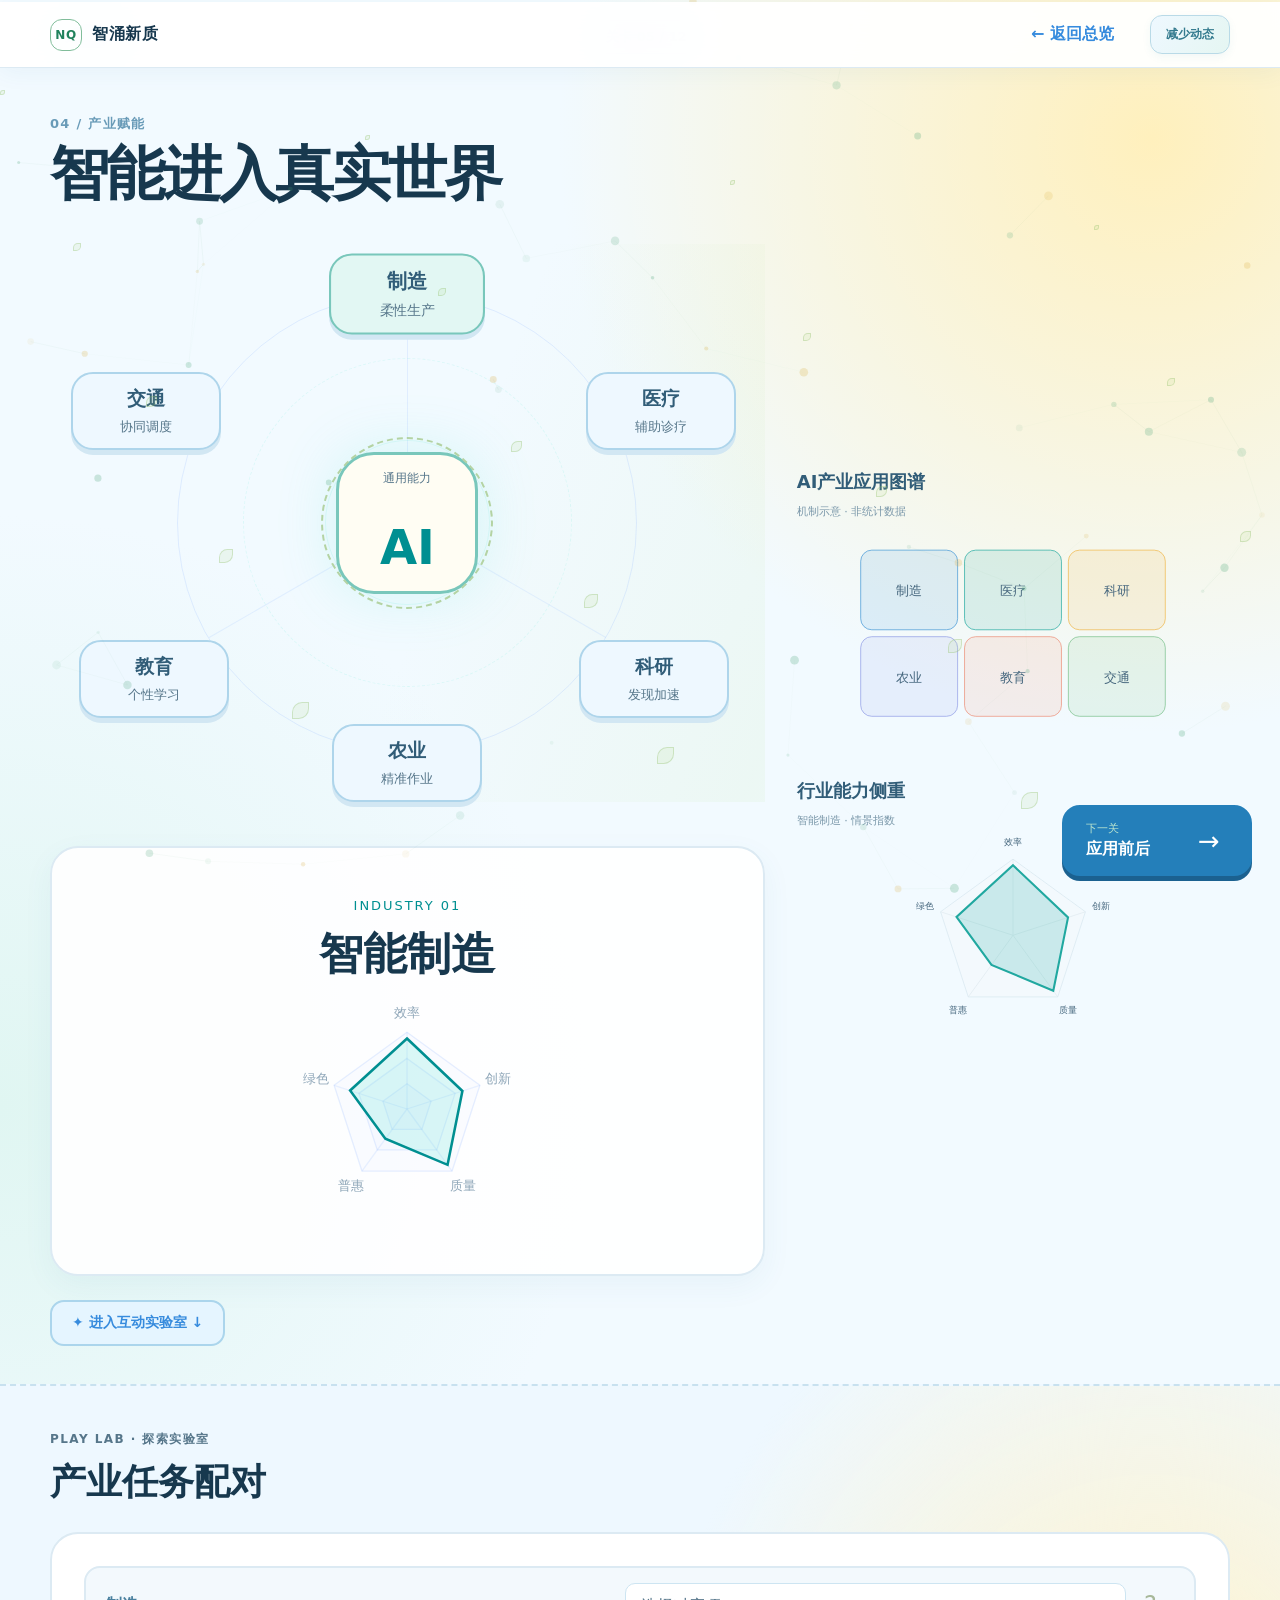
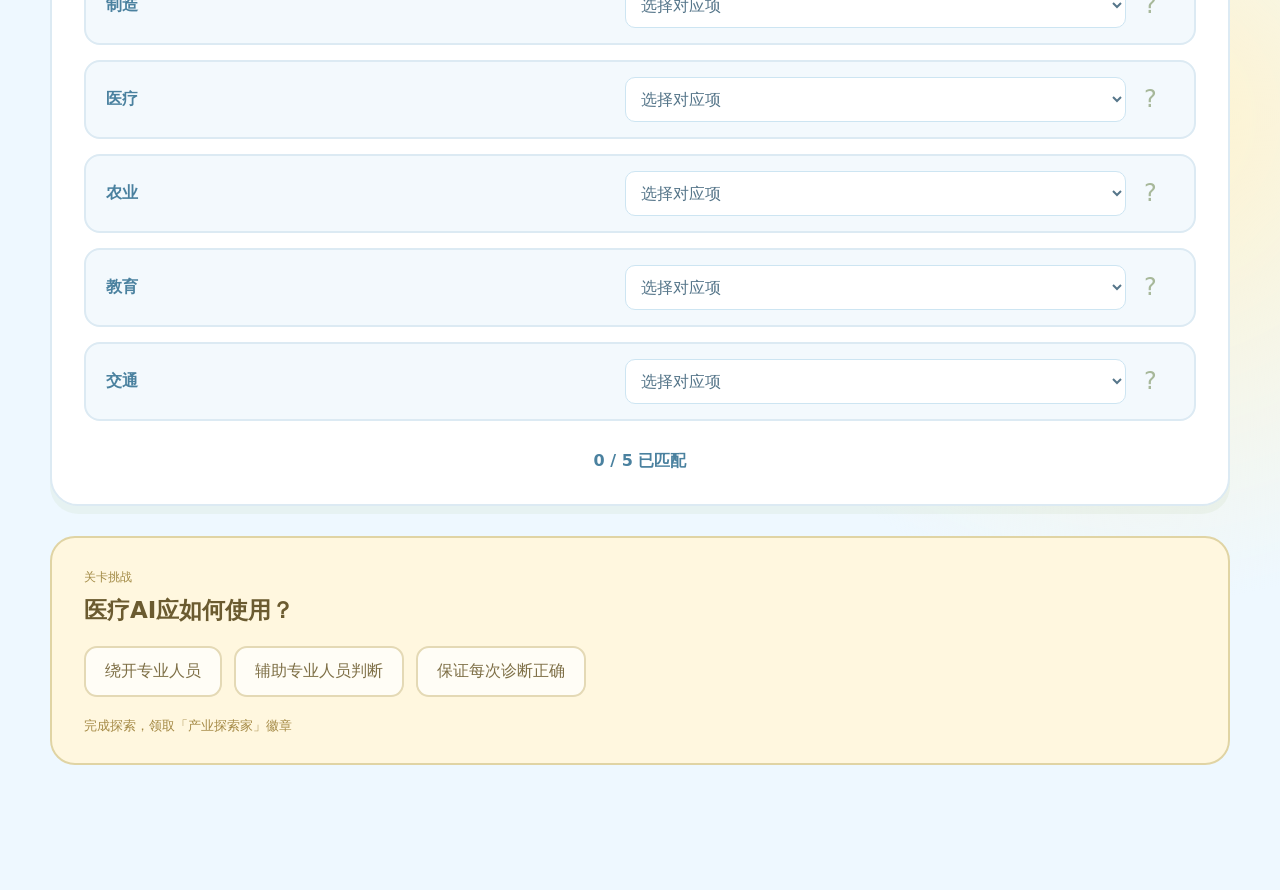
<file: industry.html>
<!doctype html>
<html lang="zh-CN">
<head>
  <meta charset="UTF-8" />
  <meta name="viewport" content="width=device-width, initial-scale=1.0" />
  <meta name="description" content="用交互式数据可视化理解人工智能作为新质生产力的作用机制、现实成效与治理边界。" />
  <meta name="theme-color" content="#06101f" />
  <title>产业赋能｜智涌新质</title>
  <link rel="icon" type="image/svg+xml" href="data:image/svg+xml,%3Csvg xmlns='http://www.w3.org/2000/svg' viewBox='0 0 64 64'%3E%3Crect width='64' height='64' rx='14' fill='%2306101f'/%3E%3Cpath d='M14 43 26 19l8 14 6-10 10 20' fill='none' stroke='%2359e6d2' stroke-width='5' stroke-linecap='round' stroke-linejoin='round'/%3E%3Ccircle cx='26' cy='19' r='4' fill='%237ca7ff'/%3E%3C/svg%3E" />
  <link rel="stylesheet" href="./styles.css" />
<link rel="stylesheet" href="./sunny-theme.css" /></head>
<body class="detail-page"><div class="scroll-progress"><span id="progressBar"></span></div><header class="topbar"><a class="brand" href="./map.html"> <span class="brand-mark">NQ</span>智涌新质</a><a class="home-link" href="./map.html">← 返回总览</a><button class="motion-toggle" id="motionToggle" type="button">减少动态</button></header><main><section id="industry" class="section industry-section"><div class="level-trail"><a href="./map.html">← 探索地图</a><span>关卡 05 / 12</span><a href="./evidence.html">下一关 →</a></div>
      <div class="section-heading reveal">
        <p class="chapter">04 / 产业赋能</p>
        <h2>智能进入真实世界</h2>
      </div>
      <div class="industry-stage">
        <div class="industry-network reveal" id="industryNetwork" aria-label="人工智能产业赋能网络图">
          <div class="network-rings" aria-hidden="true"><i></i><i></i><i></i></div>
          <div class="ai-core"><small>通用能力</small><strong>AI</strong></div>
          <button type="button" data-industry="manufacturing" class="node n1 active"><span>制造</span><small>柔性生产</small></button>
          <button type="button" data-industry="health" class="node n2"><span>医疗</span><small>辅助诊疗</small></button>
          <button type="button" data-industry="science" class="node n3"><span>科研</span><small>发现加速</small></button>
          <button type="button" data-industry="agriculture" class="node n4"><span>农业</span><small>精准作业</small></button>
          <button type="button" data-industry="education" class="node n5"><span>教育</span><small>个性学习</small></button>
          <button type="button" data-industry="transport" class="node n6"><span>交通</span><small>协同调度</small></button>
        </div>
        <article class="industry-detail reveal" id="industryDetail" aria-live="polite"></article>
      </div>
    <div class="chart-gallery" id="chartGallery" data-stage="industry"></div><a class="lab-entry" href="#levelLab">✦ 进入互动实验室 ↓</a></section><section class="level-lab" id="levelLab" data-stage="industry"></section><a class="next-level-button" href="./evidence.html"><span>下一关</span><b>应用前后</b><i>→</i></a></main><script src="./app.js"></script><script src="./quest.js"></script><script src="./labs.js"></script><script src="./chart-gallery.js"></script><script src="./motion.js"></script></body></html>
</file>
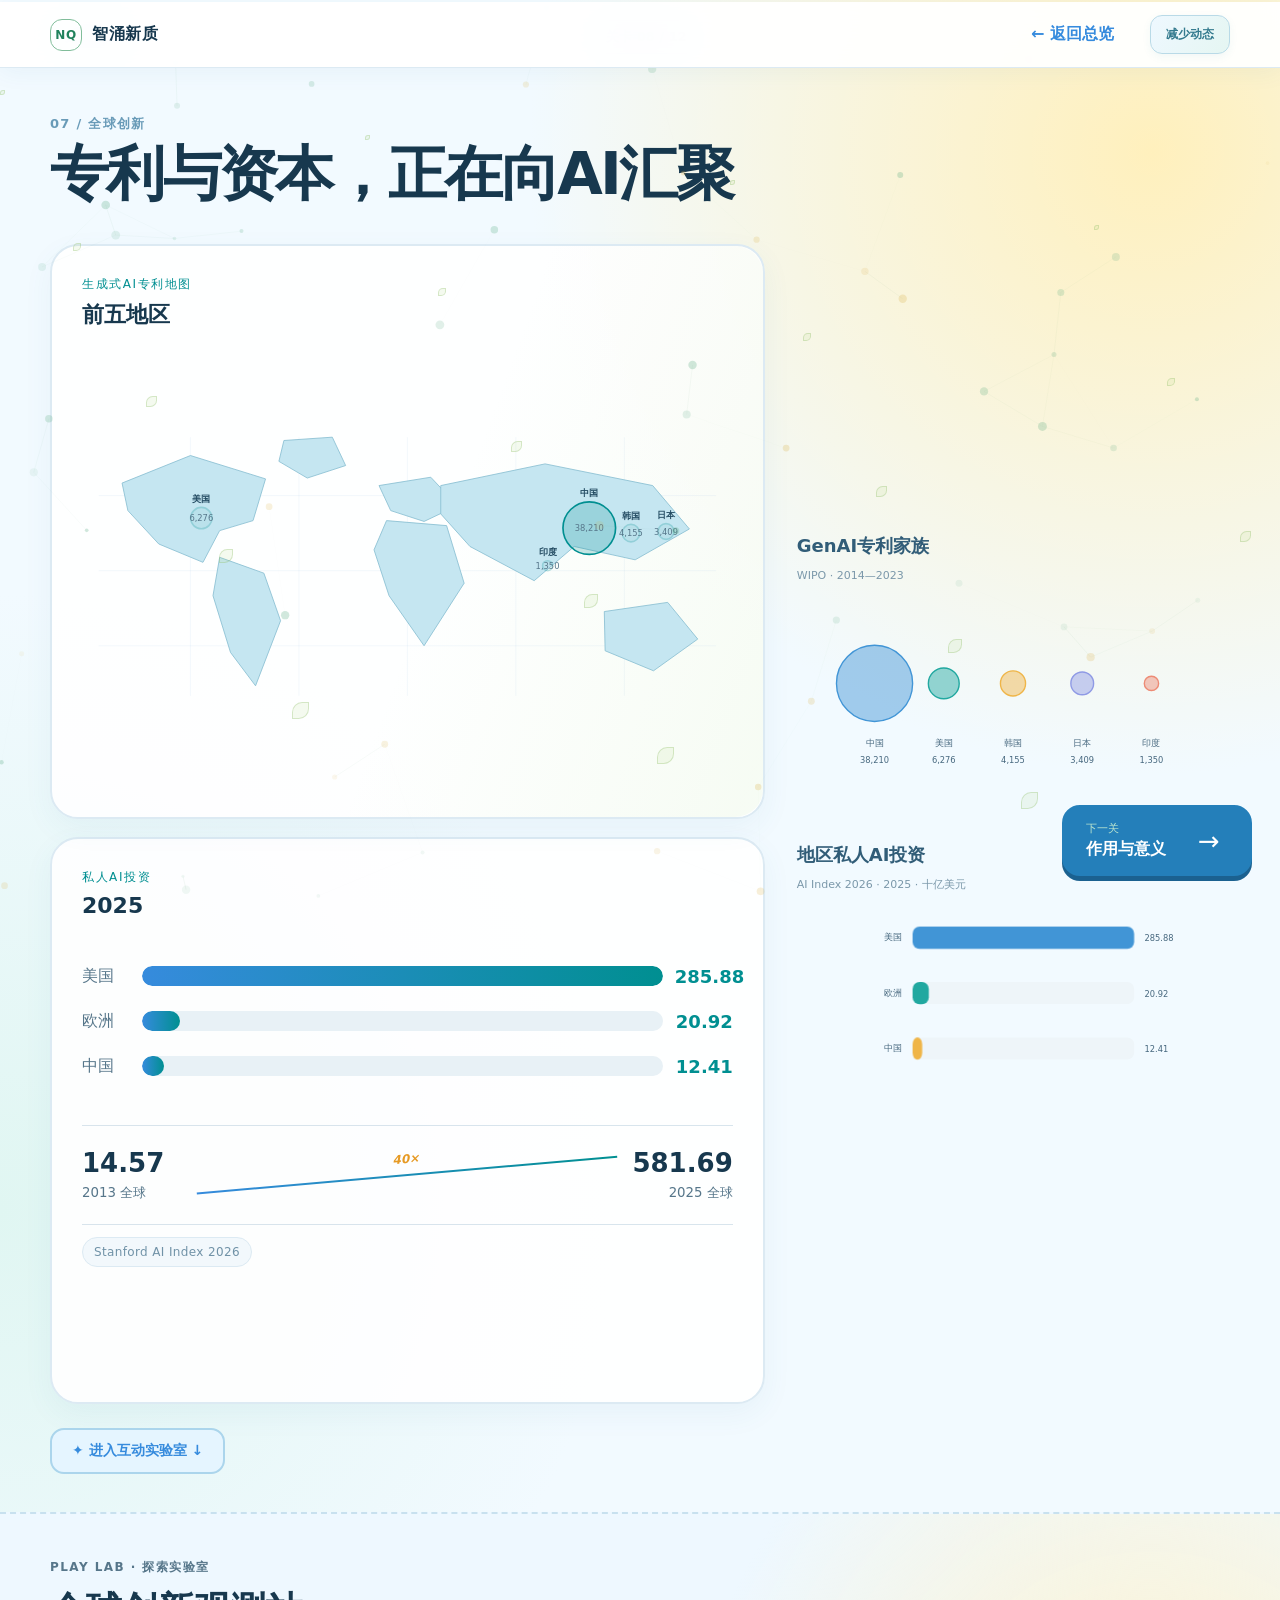
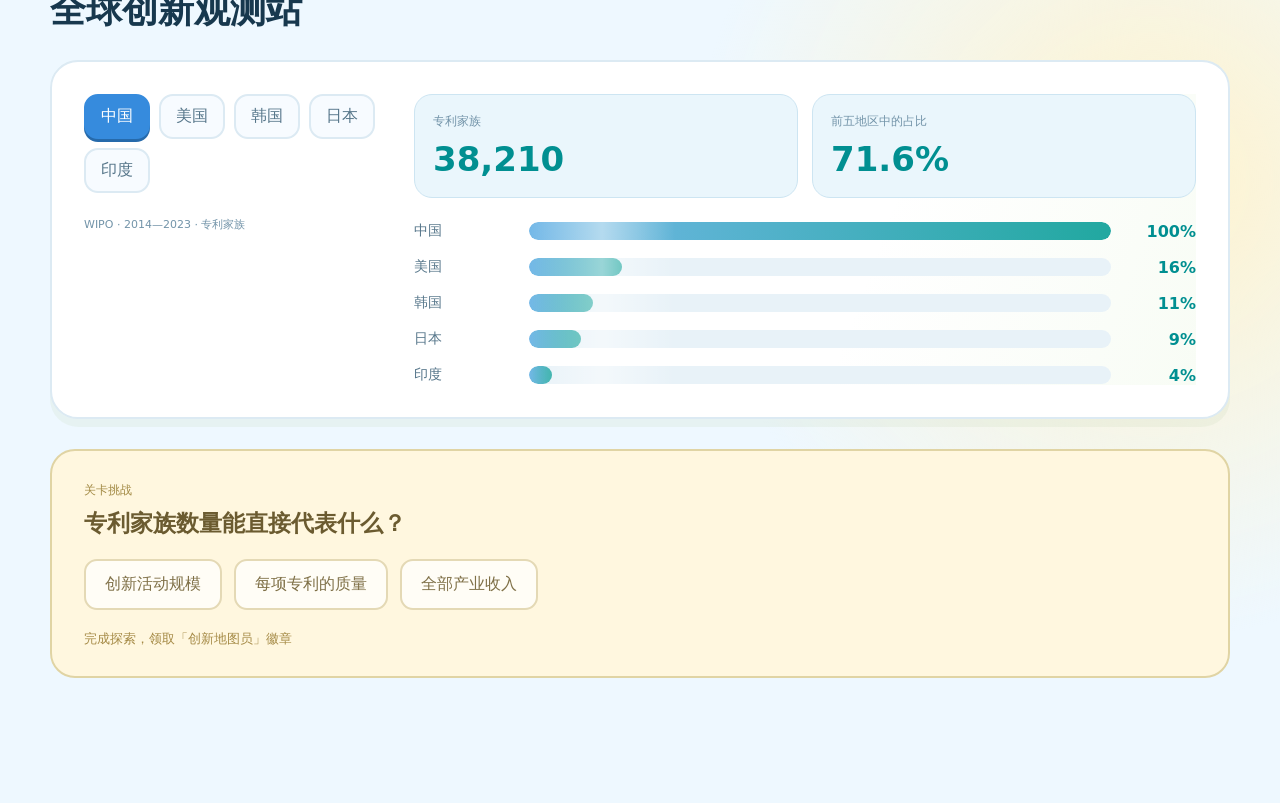
<file: innovation.html>
<!doctype html>
<html lang="zh-CN">
<head>
  <meta charset="UTF-8" />
  <meta name="viewport" content="width=device-width, initial-scale=1.0" />
  <meta name="description" content="用交互式数据可视化理解人工智能作为新质生产力的作用机制、现实成效与治理边界。" />
  <meta name="theme-color" content="#06101f" />
  <title>全球创新地图｜智涌新质</title>
  <link rel="icon" type="image/svg+xml" href="data:image/svg+xml,%3Csvg xmlns='http://www.w3.org/2000/svg' viewBox='0 0 64 64'%3E%3Crect width='64' height='64' rx='14' fill='%2306101f'/%3E%3Cpath d='M14 43 26 19l8 14 6-10 10 20' fill='none' stroke='%2359e6d2' stroke-width='5' stroke-linecap='round' stroke-linejoin='round'/%3E%3Ccircle cx='26' cy='19' r='4' fill='%237ca7ff'/%3E%3C/svg%3E" />
  <link rel="stylesheet" href="./styles.css" />
<link rel="stylesheet" href="./sunny-theme.css" /></head>
<body class="detail-page"><div class="scroll-progress"><span id="progressBar"></span></div><header class="topbar"><a class="brand" href="./map.html"> <span class="brand-mark">NQ</span>智涌新质</a><a class="home-link" href="./map.html">← 返回总览</a><button class="motion-toggle" id="motionToggle" type="button">减少动态</button></header><main><section id="innovation" class="section innovation-section"><div class="level-trail"><a href="./map.html">← 探索地图</a><span>关卡 08 / 12</span><a href="./meaning.html">下一关 →</a></div>
      <div class="section-heading reveal">
        <p class="chapter">07 / 全球创新</p>
        <h2>专利与资本，正在向AI汇聚</h2>
      </div>
      <div class="global-dashboard">
        <article class="world-map-card reveal">
          <div class="chart-title-row"><div><span>生成式AI专利地图</span><b>前五地区</b></div><em>WIPO · 2014—2023</em></div>
          <div id="patentMap" class="patent-map" role="img" aria-label="中国、美国、韩国、日本和印度生成式人工智能专利家族数量地图"></div>
        </article>
        <article class="investment-card reveal">
          <div class="chart-title-row"><div><span>私人AI投资</span><b>2025</b></div><em>十亿美元</em></div>
          <div class="investment-bars" aria-label="美国、欧洲和中国2025年私人人工智能投资额">
            <div><span>美国</span><i style="--value:100%"></i><b>285.88</b></div>
            <div><span>欧洲</span><i style="--value:7.3%"></i><b>20.92</b></div>
            <div><span>中国</span><i style="--value:4.3%"></i><b>12.41</b></div>
          </div>
          <div class="investment-slope"><span><b>14.57</b><small>2013 全球</small></span><i></i><span><b>581.69</b><small>2025 全球</small></span></div>
          <span class="data-stamp">Stanford AI Index 2026</span>
        </article>
      </div>
    <div class="chart-gallery" id="chartGallery" data-stage="innovation"></div><a class="lab-entry" href="#levelLab">✦ 进入互动实验室 ↓</a></section><section class="level-lab" id="levelLab" data-stage="innovation"></section><a class="next-level-button" href="./meaning.html"><span>下一关</span><b>作用与意义</b><i>→</i></a></main><script src="./app.js"></script><script src="./quest.js"></script><script src="./labs.js"></script><script src="./chart-gallery.js"></script><script src="./motion.js"></script></body></html>
</file>
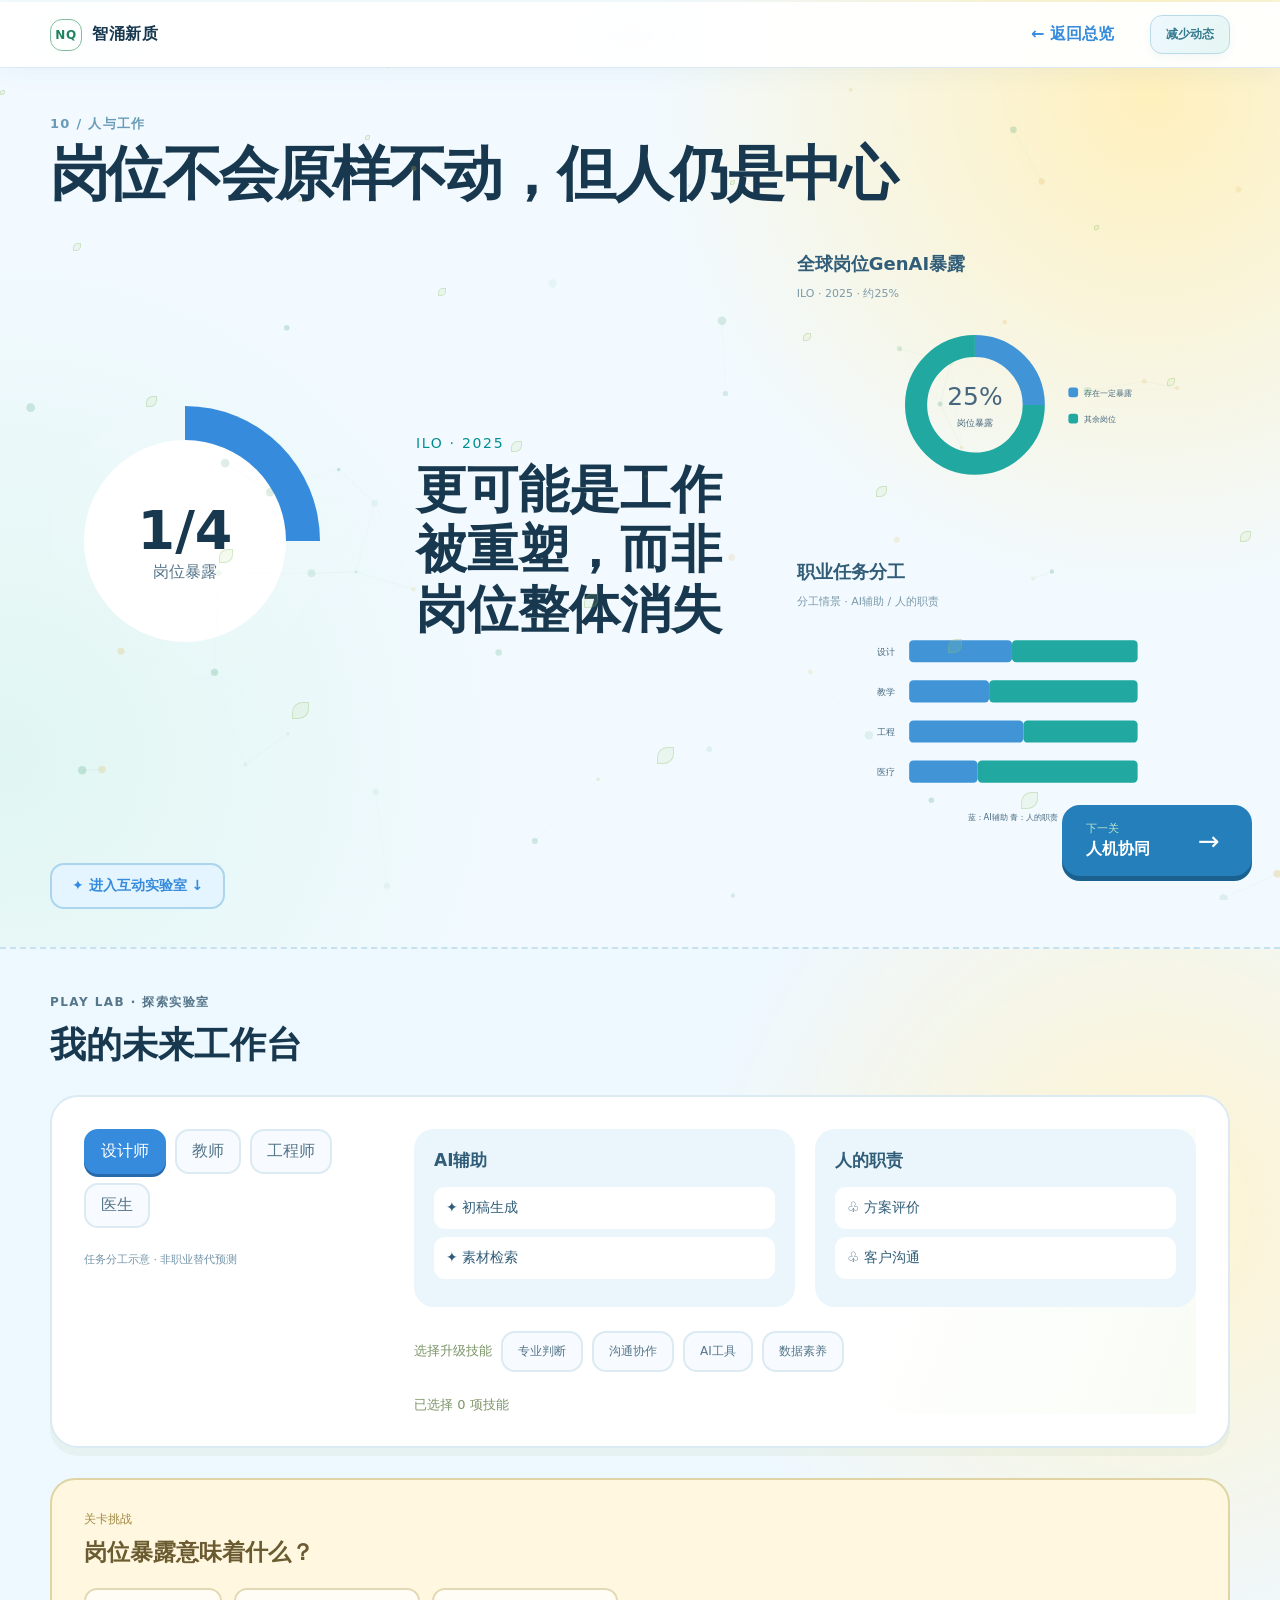
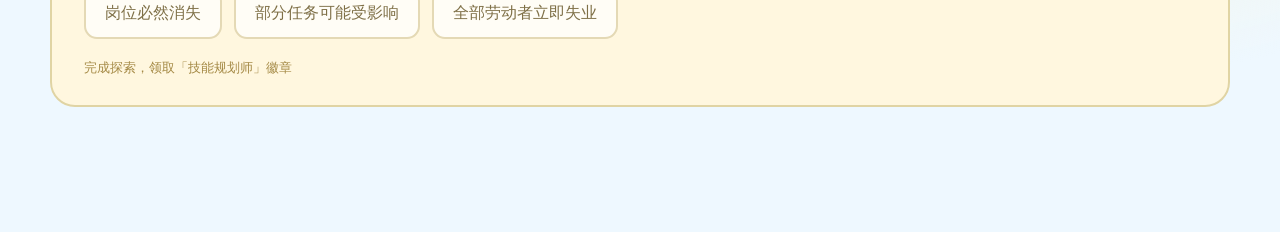
<file: jobs.html>
<!doctype html>
<html lang="zh-CN">
<head>
  <meta charset="UTF-8" />
  <meta name="viewport" content="width=device-width, initial-scale=1.0" />
  <meta name="description" content="用交互式数据可视化理解人工智能作为新质生产力的作用机制、现实成效与治理边界。" />
  <meta name="theme-color" content="#06101f" />
  <title>就业影响｜智涌新质</title>
  <link rel="icon" type="image/svg+xml" href="data:image/svg+xml,%3Csvg xmlns='http://www.w3.org/2000/svg' viewBox='0 0 64 64'%3E%3Crect width='64' height='64' rx='14' fill='%2306101f'/%3E%3Cpath d='M14 43 26 19l8 14 6-10 10 20' fill='none' stroke='%2359e6d2' stroke-width='5' stroke-linecap='round' stroke-linejoin='round'/%3E%3Ccircle cx='26' cy='19' r='4' fill='%237ca7ff'/%3E%3C/svg%3E" />
  <link rel="stylesheet" href="./styles.css" />
<link rel="stylesheet" href="./sunny-theme.css" /></head>
<body class="detail-page"><div class="scroll-progress"><span id="progressBar"></span></div><header class="topbar"><a class="brand" href="./map.html"> <span class="brand-mark">NQ</span>智涌新质</a><a class="home-link" href="./map.html">← 返回总览</a><button class="motion-toggle" id="motionToggle" type="button">减少动态</button></header><main><section id="jobs" class="section jobs-section"><div class="level-trail"><a href="./map.html">← 探索地图</a><span>关卡 11 / 12</span><a href="./future.html">下一关 →</a></div>
      <div class="section-heading reveal">
        <p class="chapter">10 / 人与工作</p>
        <h2>岗位不会原样不动，但人仍是中心</h2>
      </div>
      <div class="job-exposure reveal">
        <div class="donut" aria-label="全球四分之一就业岗位存在一定生成式人工智能暴露"><span><b>1/4</b>岗位暴露</span></div>
        <div><p class="card-kicker">ILO · 2025</p><h3>更可能是工作被重塑，而非岗位整体消失</h3><p>培训、协作与制度设计，决定技术红利如何分配。</p></div>
      </div>
    <div class="chart-gallery" id="chartGallery" data-stage="jobs"></div><a class="lab-entry" href="#levelLab">✦ 进入互动实验室 ↓</a></section><section class="level-lab" id="levelLab" data-stage="jobs"></section><a class="next-level-button" href="./future.html"><span>下一关</span><b>人机协同</b><i>→</i></a></main><script src="./app.js"></script><script src="./quest.js"></script><script src="./labs.js"></script><script src="./chart-gallery.js"></script><script src="./motion.js"></script></body></html>
</file>
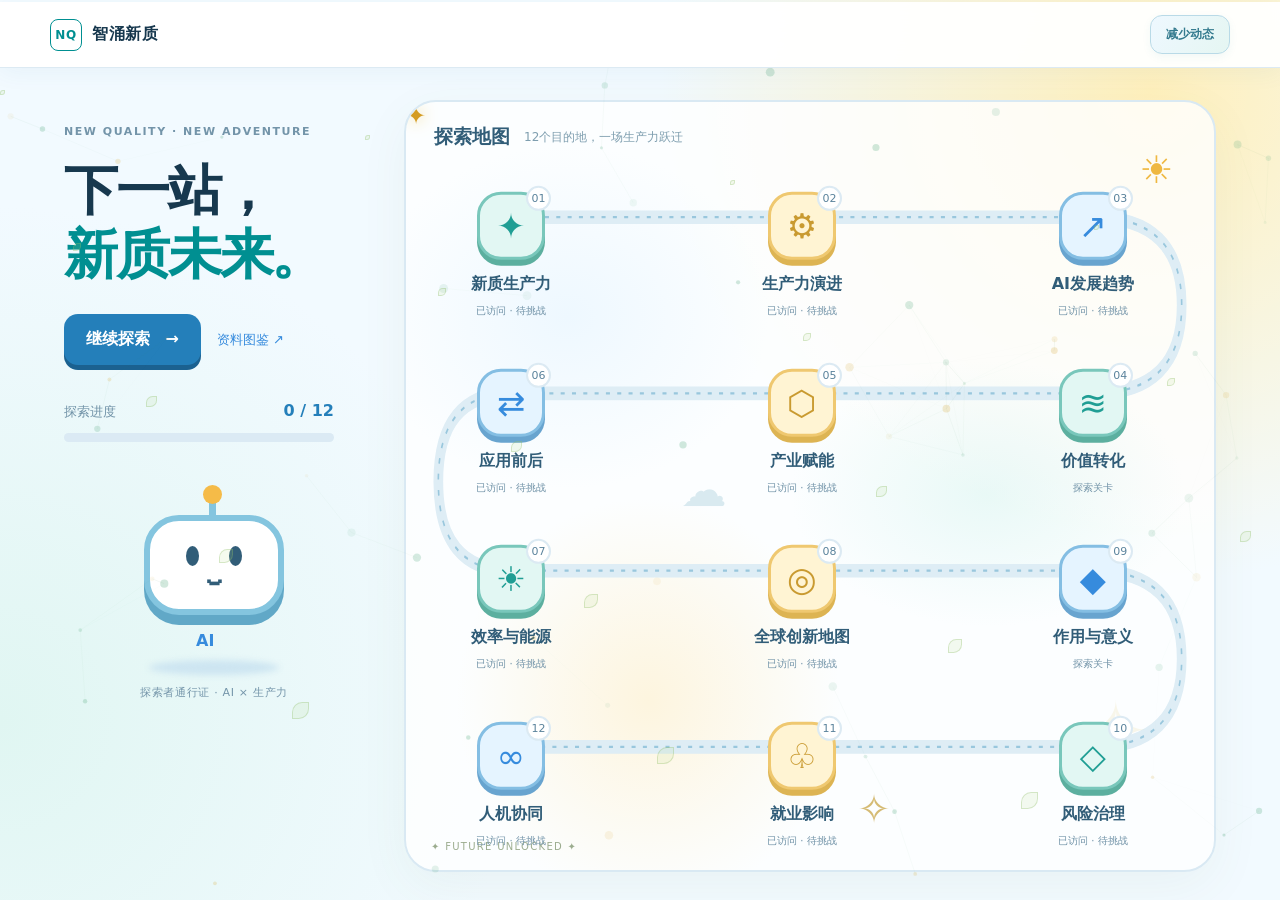
<file: map.html>
<!doctype html>
<html lang="zh-CN">
<head>
  <meta charset="UTF-8" />
  <meta name="viewport" content="width=device-width, initial-scale=1.0" />
  <meta name="description" content="用交互式数据可视化理解人工智能作为新质生产力的作用机制、现实成效与治理边界。" />
  <meta name="theme-color" content="#06101f" />
  <title>探索地图｜智涌新质</title>
  <link rel="icon" type="image/svg+xml" href="data:image/svg+xml,%3Csvg xmlns='http://www.w3.org/2000/svg' viewBox='0 0 64 64'%3E%3Crect width='64' height='64' rx='14' fill='%2306101f'/%3E%3Cpath d='M14 43 26 19l8 14 6-10 10 20' fill='none' stroke='%2359e6d2' stroke-width='5' stroke-linecap='round' stroke-linejoin='round'/%3E%3Ccircle cx='26' cy='19' r='4' fill='%237ca7ff'/%3E%3C/svg%3E" />
  <link rel="stylesheet" href="./styles.css" />
<link rel="stylesheet" href="./sunny-theme.css" /></head>
<body class="hub-page"><div class="scroll-progress"><span id="progressBar"></span></div><header class="topbar"><a class="brand" href="./index.html"> <span class="brand-mark">NQ</span>智涌新质</a><a class="home-link" href="./index.html">← 返回总览</a><button class="motion-toggle" id="motionToggle" type="button">减少动态</button></header><main><section class="quest-home"><div class="quest-intro"><span class="quest-eyebrow">NEW QUALITY · NEW ADVENTURE</span><h1>下一站，<br><em>新质未来。</em></h1><div class="quest-actions"><a id="continueQuest" class="quest-start" href="./definition.html">开启探索 <span>→</span></a><a class="quest-source" href="./sources.html">资料图鉴 ↗</a></div><div class="quest-progress"><span>探索进度</span><b id="questCount">0 / 12</b><div><i id="questFill"></i></div></div><div class="quest-mascot" aria-hidden="true"><div class="bot-antenna"></div><div class="bot-face"><i></i><i></i><b>⌣</b></div><span>AI</span><div class="bot-shadow"></div></div><span class="quest-stamp">探索者通行证 · AI × 生产力</span></div><div class="quest-map"><div class="map-heading"><span>探索地图</span><b>12个目的地，一场生产力跃迁</b></div><svg class="quest-route" viewBox="0 0 1000 680" preserveAspectRatio="none" aria-hidden="true"><path class="route-base" d="M130 102 H850 Q960 102 960 180 Q960 258 850 258 H130 Q40 258 40 336 Q40 415 130 415 H850 Q960 415 960 493 Q960 571 850 571 H130"/><path class="route-dash" d="M130 102 H850 Q960 102 960 180 Q960 258 850 258 H130 Q40 258 40 336 Q40 415 130 415 H850 Q960 415 960 493 Q960 571 850 571 H130"/></svg><span class="map-decoration sun">☀</span><span class="map-decoration cloud">☁</span><span class="map-decoration sparkle">✧</span><a class="quest-node" data-level="definition" href="./definition.html" style="--x:13%;--y:15%"><span class="quest-orb">✦<small>01</small></span><h2>新质生产力</h2><span class="level-state">探索关卡</span></a><a class="quest-node" data-level="evolution" href="./evolution.html" style="--x:49%;--y:15%"><span class="quest-orb">⚙<small>02</small></span><h2>生产力演进</h2><span class="level-state">探索关卡</span></a><a class="quest-node" data-level="adoption" href="./adoption.html" style="--x:85%;--y:15%"><span class="quest-orb">↗<small>03</small></span><h2>AI发展趋势</h2><span class="level-state">探索关卡</span></a><a class="quest-node" data-level="mechanism" href="./mechanism.html" style="--x:85%;--y:38%"><span class="quest-orb">≋<small>04</small></span><h2>价值转化</h2><span class="level-state">探索关卡</span></a><a class="quest-node" data-level="industry" href="./industry.html" style="--x:49%;--y:38%"><span class="quest-orb">⬡<small>05</small></span><h2>产业赋能</h2><span class="level-state">探索关卡</span></a><a class="quest-node" data-level="evidence" href="./evidence.html" style="--x:13%;--y:38%"><span class="quest-orb">⇄<small>06</small></span><h2>应用前后</h2><span class="level-state">探索关卡</span></a><a class="quest-node" data-level="impact" href="./impact.html" style="--x:13%;--y:61%"><span class="quest-orb">☀<small>07</small></span><h2>效率与能源</h2><span class="level-state">探索关卡</span></a><a class="quest-node" data-level="innovation" href="./innovation.html" style="--x:49%;--y:61%"><span class="quest-orb">◎<small>08</small></span><h2>全球创新地图</h2><span class="level-state">探索关卡</span></a><a class="quest-node" data-level="meaning" href="./meaning.html" style="--x:85%;--y:61%"><span class="quest-orb">◆<small>09</small></span><h2>作用与意义</h2><span class="level-state">探索关卡</span></a><a class="quest-node" data-level="governance" href="./governance.html" style="--x:85%;--y:84%"><span class="quest-orb">◇<small>10</small></span><h2>风险治理</h2><span class="level-state">探索关卡</span></a><a class="quest-node" data-level="jobs" href="./jobs.html" style="--x:49%;--y:84%"><span class="quest-orb">♧<small>11</small></span><h2>就业影响</h2><span class="level-state">探索关卡</span></a><a class="quest-node" data-level="future" href="./future.html" style="--x:13%;--y:84%"><span class="quest-orb">∞<small>12</small></span><h2>人机协同</h2><span class="level-state">探索关卡</span></a><span class="map-finish">✦ FUTURE UNLOCKED ✦</span></div></section></main><script src="./app.js"></script><script src="./quest.js"></script><script src="./labs.js"></script><script src="./chart-gallery.js"></script><script src="./motion.js"></script></body></html>
</file>
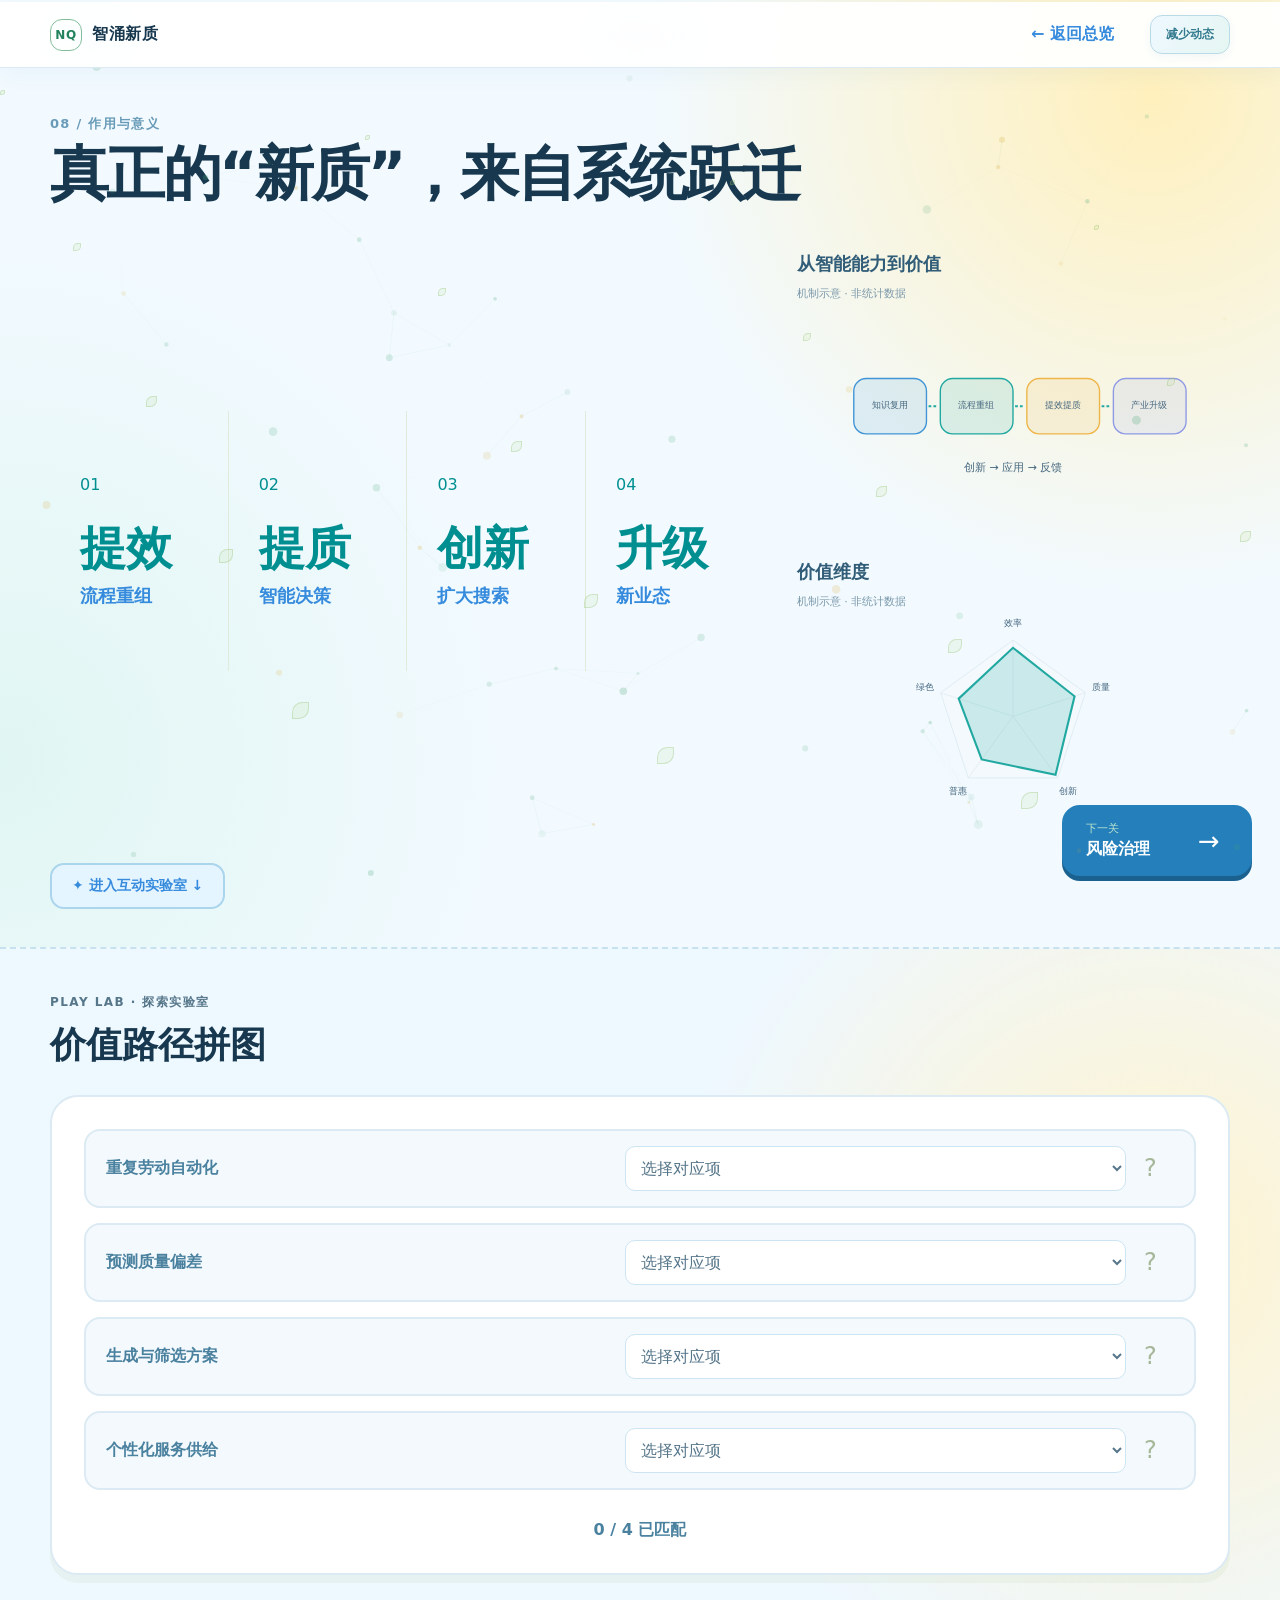
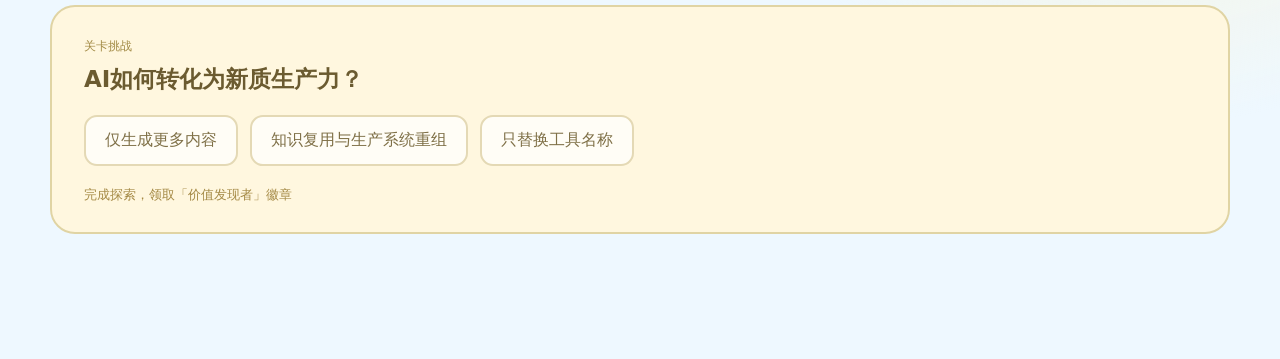
<file: meaning.html>
<!doctype html>
<html lang="zh-CN">
<head>
  <meta charset="UTF-8" />
  <meta name="viewport" content="width=device-width, initial-scale=1.0" />
  <meta name="description" content="用交互式数据可视化理解人工智能作为新质生产力的作用机制、现实成效与治理边界。" />
  <meta name="theme-color" content="#06101f" />
  <title>作用与意义｜智涌新质</title>
  <link rel="icon" type="image/svg+xml" href="data:image/svg+xml,%3Csvg xmlns='http://www.w3.org/2000/svg' viewBox='0 0 64 64'%3E%3Crect width='64' height='64' rx='14' fill='%2306101f'/%3E%3Cpath d='M14 43 26 19l8 14 6-10 10 20' fill='none' stroke='%2359e6d2' stroke-width='5' stroke-linecap='round' stroke-linejoin='round'/%3E%3Ccircle cx='26' cy='19' r='4' fill='%237ca7ff'/%3E%3C/svg%3E" />
  <link rel="stylesheet" href="./styles.css" />
<link rel="stylesheet" href="./sunny-theme.css" /></head>
<body class="detail-page"><div class="scroll-progress"><span id="progressBar"></span></div><header class="topbar"><a class="brand" href="./map.html"> <span class="brand-mark">NQ</span>智涌新质</a><a class="home-link" href="./map.html">← 返回总览</a><button class="motion-toggle" id="motionToggle" type="button">减少动态</button></header><main><section id="meaning" class="section meaning-section"><div class="level-trail"><a href="./map.html">← 探索地图</a><span>关卡 09 / 12</span><a href="./governance.html">下一关 →</a></div>
      <div class="section-heading reveal">
        <p class="chapter">08 / 作用与意义</p>
        <h2>真正的“新质”，来自系统跃迁</h2>
      </div>
      <div class="meaning-matrix reveal">
        <article><span>01</span><h3>提效</h3><strong>流程重组</strong><p>减少重复劳动</p></article>
        <article><span>02</span><h3>提质</h3><strong>智能决策</strong><p>从纠错走向预测</p></article>
        <article><span>03</span><h3>创新</h3><strong>扩大搜索</strong><p>加快生成与验证</p></article>
        <article><span>04</span><h3>升级</h3><strong>新业态</strong><p>重塑价值网络</p></article>
      </div>
      <div class="thesis-band reveal">
        <span>核心判断</span>
        <p>AI把知识转化为可规模复制的生产能力。</p>
      </div>
    <div class="chart-gallery" id="chartGallery" data-stage="meaning"></div><a class="lab-entry" href="#levelLab">✦ 进入互动实验室 ↓</a></section><section class="level-lab" id="levelLab" data-stage="meaning"></section><a class="next-level-button" href="./governance.html"><span>下一关</span><b>风险治理</b><i>→</i></a></main><script src="./app.js"></script><script src="./quest.js"></script><script src="./labs.js"></script><script src="./chart-gallery.js"></script><script src="./motion.js"></script></body></html>
</file>
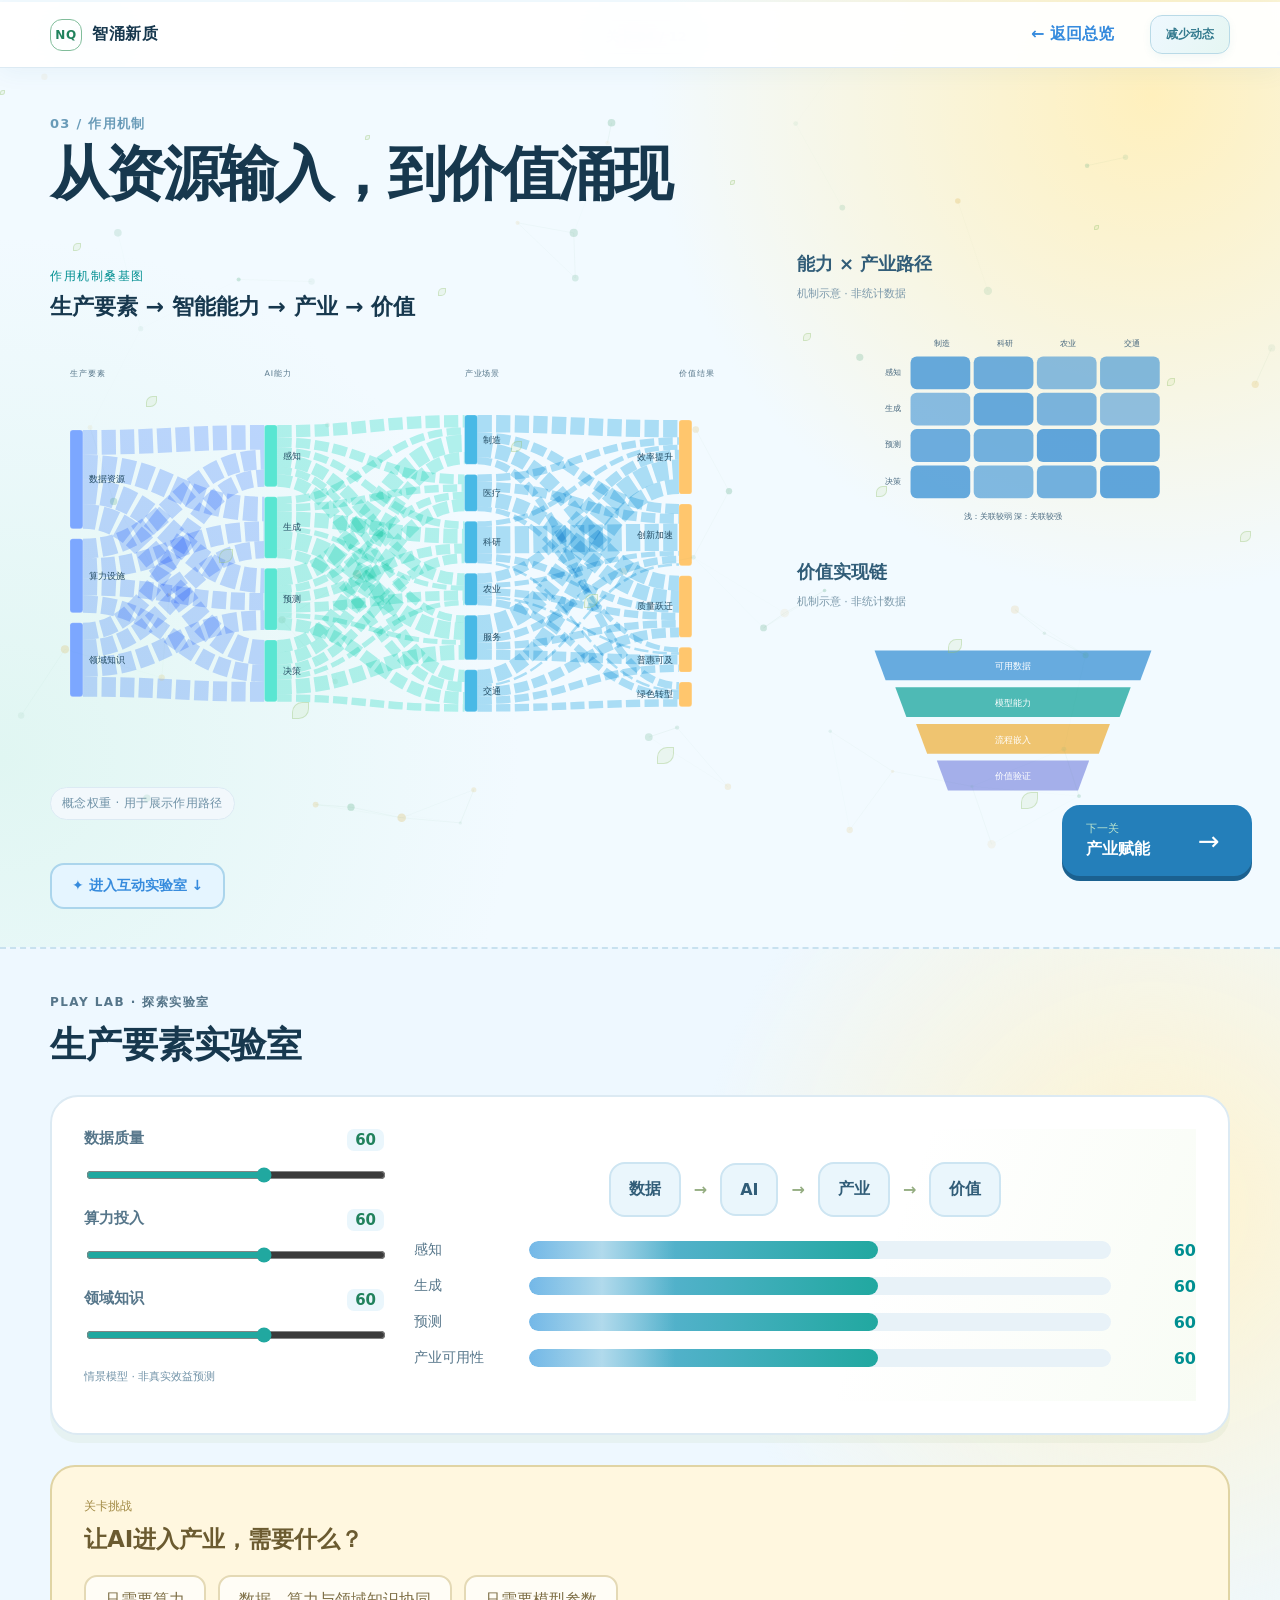
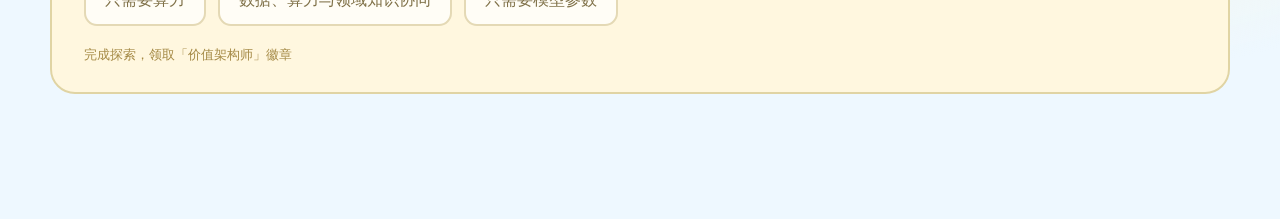
<file: mechanism.html>
<!doctype html>
<html lang="zh-CN">
<head>
  <meta charset="UTF-8" />
  <meta name="viewport" content="width=device-width, initial-scale=1.0" />
  <meta name="description" content="用交互式数据可视化理解人工智能作为新质生产力的作用机制、现实成效与治理边界。" />
  <meta name="theme-color" content="#06101f" />
  <title>价值转化｜智涌新质</title>
  <link rel="icon" type="image/svg+xml" href="data:image/svg+xml,%3Csvg xmlns='http://www.w3.org/2000/svg' viewBox='0 0 64 64'%3E%3Crect width='64' height='64' rx='14' fill='%2306101f'/%3E%3Cpath d='M14 43 26 19l8 14 6-10 10 20' fill='none' stroke='%2359e6d2' stroke-width='5' stroke-linecap='round' stroke-linejoin='round'/%3E%3Ccircle cx='26' cy='19' r='4' fill='%237ca7ff'/%3E%3C/svg%3E" />
  <link rel="stylesheet" href="./styles.css" />
<link rel="stylesheet" href="./sunny-theme.css" /></head>
<body class="detail-page"><div class="scroll-progress"><span id="progressBar"></span></div><header class="topbar"><a class="brand" href="./map.html"> <span class="brand-mark">NQ</span>智涌新质</a><a class="home-link" href="./map.html">← 返回总览</a><button class="motion-toggle" id="motionToggle" type="button">减少动态</button></header><main><section id="mechanism" class="section mechanism-section"><div class="level-trail"><a href="./map.html">← 探索地图</a><span>关卡 04 / 12</span><a href="./industry.html">下一关 →</a></div>
      <div class="section-heading reveal">
        <p class="chapter">03 / 作用机制</p>
        <h2>从资源输入，到价值涌现</h2>
      </div>
      <div class="sankey-shell reveal">
        <div class="chart-title-row"><div><span>作用机制桑基图</span><b>生产要素 → 智能能力 → 产业 → 价值</b></div><em>悬停查看路径</em></div>
        <div id="sankeyChart" class="sankey-chart" role="img" aria-label="数据、算力和知识经过人工智能能力进入六大产业并形成生产力价值的桑基图"></div>
        <span class="data-stamp">概念权重 · 用于展示作用路径</span>
      </div>
      <div class="mechanism-insight reveal" id="sankeyInsight"><span>完整链路</span><p>选择任意节点，即可观察它与上下游要素的关联。</p></div>
    <div class="chart-gallery" id="chartGallery" data-stage="mechanism"></div><a class="lab-entry" href="#levelLab">✦ 进入互动实验室 ↓</a></section><section class="level-lab" id="levelLab" data-stage="mechanism"></section><a class="next-level-button" href="./industry.html"><span>下一关</span><b>产业赋能</b><i>→</i></a></main><script src="./app.js"></script><script src="./quest.js"></script><script src="./labs.js"></script><script src="./chart-gallery.js"></script><script src="./motion.js"></script></body></html>
</file>
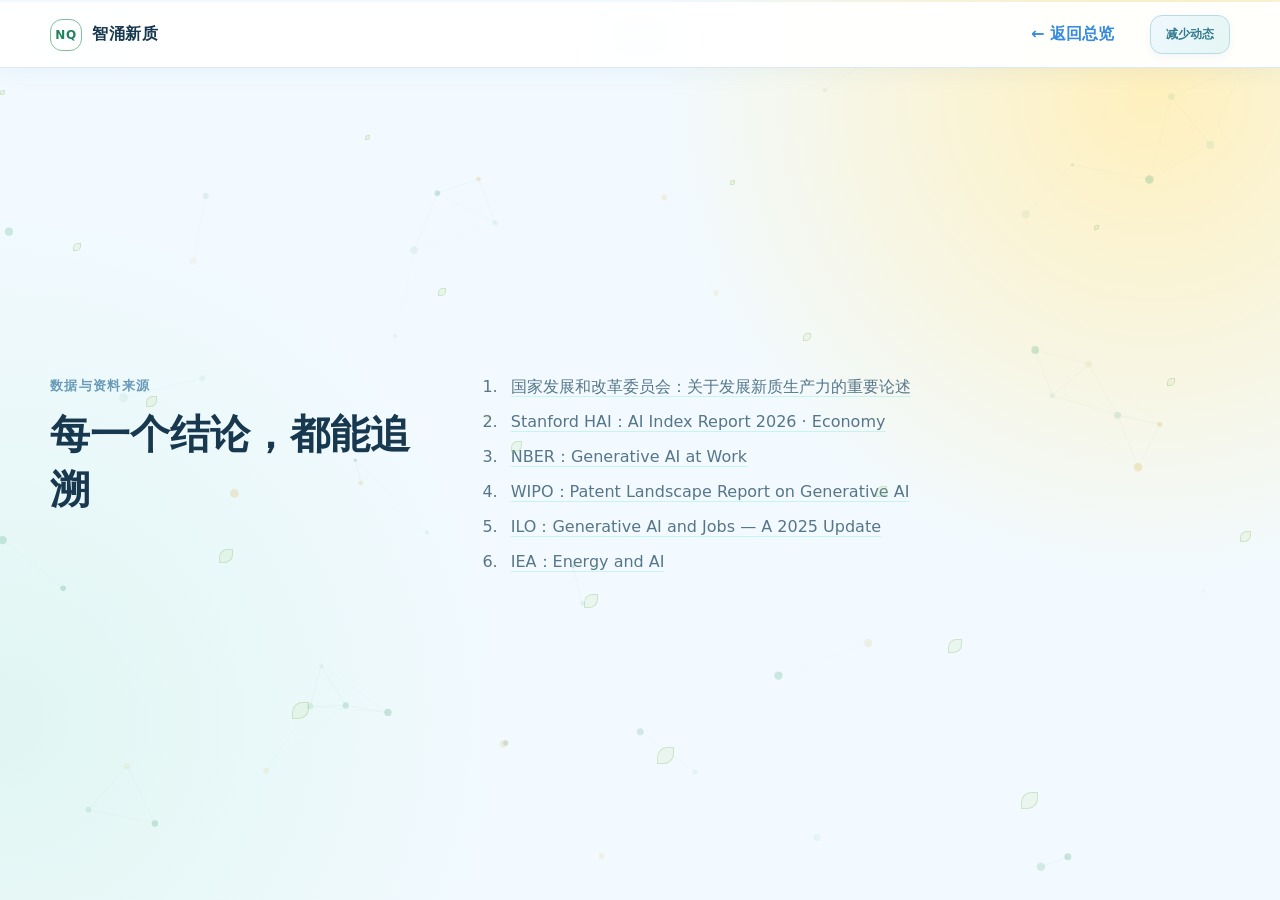
<file: sources.html>
<!doctype html>
<html lang="zh-CN">
<head>
  <meta charset="UTF-8" />
  <meta name="viewport" content="width=device-width, initial-scale=1.0" />
  <meta name="description" content="用交互式数据可视化理解人工智能作为新质生产力的作用机制、现实成效与治理边界。" />
  <meta name="theme-color" content="#06101f" />
  <title>数据来源｜智涌新质</title>
  <link rel="icon" type="image/svg+xml" href="data:image/svg+xml,%3Csvg xmlns='http://www.w3.org/2000/svg' viewBox='0 0 64 64'%3E%3Crect width='64' height='64' rx='14' fill='%2306101f'/%3E%3Cpath d='M14 43 26 19l8 14 6-10 10 20' fill='none' stroke='%2359e6d2' stroke-width='5' stroke-linecap='round' stroke-linejoin='round'/%3E%3Ccircle cx='26' cy='19' r='4' fill='%237ca7ff'/%3E%3C/svg%3E" />
  <link rel="stylesheet" href="./styles.css" />
<link rel="stylesheet" href="./sunny-theme.css" /></head>
<body class="detail-page"><div class="scroll-progress"><span id="progressBar"></span></div><header class="topbar"><a class="brand" href="./map.html"> <span class="brand-mark">NQ</span>智涌新质</a><a class="home-link" href="./map.html">← 返回总览</a><button class="motion-toggle" id="motionToggle" type="button">减少动态</button></header><main><section id="sources" class="section sources-section"><div class="level-trail"><a href="./map.html">← 探索地图</a><span>资料图鉴</span><a href="./map.html">返回地图 →</a></div>
      <div>
        <p class="chapter">数据与资料来源</p>
        <h2>每一个结论，都能追溯</h2>
      </div>
      <ol>
        <li><a href="https://www.ndrc.gov.cn/xwdt/ztzl/NEW_srxxgcjjpjjsx/jjsxyjqk/qkzk/qkzk2025/4/zyjh/202601/t20260106_1403075.html" target="_blank" rel="noreferrer">国家发展和改革委员会：关于发展新质生产力的重要论述</a></li>
        <li><a href="https://hai.stanford.edu/ai-index/2026-ai-index-report/economy" target="_blank" rel="noreferrer">Stanford HAI：AI Index Report 2026 · Economy</a></li>
        <li><a href="https://www.nber.org/papers/w31161" target="_blank" rel="noreferrer">NBER：Generative AI at Work</a></li>
        <li><a href="https://www.wipo.int/pressroom/en/articles/2024/article_0009.html" target="_blank" rel="noreferrer">WIPO：Patent Landscape Report on Generative AI</a></li>
        <li><a href="https://www.ilo.org/publications/generative-ai-and-jobs-2025-update" target="_blank" rel="noreferrer">ILO：Generative AI and Jobs — A 2025 Update</a></li>
        <li><a href="https://www.iea.org/reports/energy-and-ai/executive-summary" target="_blank" rel="noreferrer">IEA：Energy and AI</a></li>
      </ol>
    </section></main><script src="./app.js"></script><script src="./quest.js"></script><script src="./labs.js"></script><script src="./chart-gallery.js"></script><script src="./motion.js"></script></body></html>
</file>
<file: styles.css>
:root {
  --bg: #f5fbff;
  --panel: rgba(255, 255, 255, .88);
  --panel-strong: #ffffff;
  --line: rgba(48, 113, 153, .18);
  --text: #17384e;
  --muted: #56768a;
  --cyan: #008f91;
  --blue: #368bdd;
  --gold: #e69a24;
  --danger: #dc6662;
  --max: 1180px;
  color-scheme: light;
  font-family: Inter, "PingFang SC", "Microsoft YaHei", system-ui, sans-serif;
}

/* Charts and headings only; descriptive prose is excluded from the presentation. */
.hero-lead,.section-heading > p:not(.chapter),.definition-quote,.quality-card p,
.mechanism-insight,.takeaway,.meaning-matrix p,.thesis-band,.method-note,
.job-exposure p:last-child,.finale-content > p:not(.chapter),.chart-title-row em { display:none !important; }
.definition-layout { grid-template-columns:1fr !important; }
.timeline-detail { grid-template-columns:1fr 1fr !important; }
.quality-card h3 { font-size:38px; }

* { box-sizing: border-box; }
.ambient-canvas,.living-scenery { position:fixed;inset:0;width:100%;height:100%;pointer-events:none;z-index:3;overflow:hidden; }
.topbar,main { position:relative;z-index:2; }.topbar{position:fixed}
.living-scenery i { position:absolute;left:var(--left);top:var(--top);width:var(--size);height:var(--size);border:1px solid rgba(139,187,101,.3);background:rgba(178,213,133,.13);border-radius:60% 0 60% 0;animation:leaf-drift var(--duration) var(--delay) ease-in-out infinite; }
.quest-home,.detail-page .section { background-color:transparent!important; }
.quest-map { background:rgba(255,255,255,.72);overflow:hidden; }
.quest-map::before { content:'';position:absolute;inset:0;background:radial-gradient(ellipse at 20% 28%,rgba(202,229,165,.32),transparent 22%),radial-gradient(ellipse at 72% 51%,rgba(184,225,220,.34),transparent 24%),radial-gradient(ellipse at 30% 78%,rgba(255,226,135,.3),transparent 24%);animation:landscape-breathe 9s ease-in-out infinite alternate;pointer-events:none; }
.quest-map::after { content:'✧';position:absolute;right:8%;bottom:12%;font-size:80px;color:rgba(222,188,81,.12);animation:sun-turn 35s linear infinite;pointer-events:none; }
.route-traveler { position:absolute;z-index:2;font-size:24px;color:#d49c23;filter:drop-shadow(0 0 8px #efce69);offset-path:shape(from 13% 15%,hline to 85%,curve to 85% 38% with 108% 15% / 108% 38%,hline to 13%,curve to 13% 61% with -4% 38% / -4% 61%,hline to 85%,curve to 85% 84% with 108% 61% / 108% 84%,hline to 13%);animation:travel-route 26s linear infinite;pointer-events:none; }
.quest-orb { box-shadow:0 7px 0 #c6cfa8,0 14px 24px rgba(75,126,72,.13); }
.quest-node:hover .quest-orb { scale:1.13;rotate:-8deg;transition:scale .25s,rotate .25s; }
.living-panel { position:relative;isolation:isolate; }
.living-panel::before { content:'';position:absolute;inset:0;border-radius:inherit;background:linear-gradient(110deg,transparent 25%,rgba(195,231,169,.13) 45%,transparent 65%);background-size:250% 100%;animation:panel-sweep 10s linear infinite;z-index:-1;pointer-events:none; }
.factory-machines span { box-shadow:0 7px 0 #bbd4a8,0 12px 18px rgba(92,139,65,.12); }
.factory-machines { position:relative;overflow:hidden; }.factory-machines::after{content:'';position:absolute;bottom:0;left:0;width:100%;height:5px;background:repeating-linear-gradient(90deg,#779d60 0 10px,transparent 10px 25px);animation:conveyor-run 2s linear infinite}
.people-grid .lit { box-shadow:0 0 8px rgba(66,165,114,.15); }
.detail-page .ai-core::after { content:'';position:absolute;inset:-18px;border:2px dashed #b4d3a3;border-radius:50%;animation:sun-turn 16s linear infinite;pointer-events:none; }
.lab-bars i { position:relative; }.lab-bars i::after{content:'';position:absolute;inset:0;background:linear-gradient(90deg,transparent,rgba(255,255,255,.5),transparent);width:25%;animation:bar-light 3s linear infinite;pointer-events:none}
.detail-page .risk-grid i { animation:risk-zone 6s ease-in-out infinite; }.detail-page .risk-grid i:nth-child(3n){animation-delay:-2s}
@keyframes leaf-drift{50%{translate:35px -65px;rotate:90deg;opacity:.35}100%{translate:0 0;rotate:180deg}}
@keyframes landscape-breathe{to{scale:1.08;opacity:.7}}
@keyframes travel-route{to{offset-distance:100%}}
@keyframes panel-sweep{to{background-position:-250% 0}}
@keyframes conveyor-run{to{background-position:25px 0}}
@keyframes bar-light{from{left:-30%}to{left:110%}}
@keyframes risk-zone{50%{background:rgba(225,193,125,.09)}}
@media(prefers-reduced-motion:reduce){.ambient-canvas,.living-scenery{display:none}}
/* Motion follows exploration, data flow, and completed actions. */
.route-dash { animation:journey-flow 8s linear infinite; }
.quest-orb { animation:island-breathe 4s ease-in-out infinite; }
.quest-node:nth-of-type(2n) .quest-orb { animation-delay:-1.5s; }
.quest-node:nth-of-type(3n) .quest-orb { animation-delay:-2.6s; }
.quest-node:hover .quest-orb { animation-play-state:paused; }
.quest-orb::after { content:''; position:absolute; inset:-9px; border:1px solid #a4cfab; border-radius:30px; opacity:0; animation:explore-ring 4s ease-out infinite; pointer-events:none; }
.map-decoration.cloud { animation:cloud-sail 14s ease-in-out infinite alternate; }
.map-decoration.sun { animation:sun-turn 30s linear infinite; }
.map-decoration.sparkle { animation:star-twinkle 3s ease-in-out infinite; }
.quest-start { position:relative; overflow:hidden; }
.quest-start::after { content:''; position:absolute; top:-50%; left:-70%; width:35%; height:200%; background:linear-gradient(90deg,transparent,rgba(255,255,255,.2),transparent); transform:rotate(25deg); animation:button-glint 6s ease-in-out infinite; pointer-events:none; }
.next-level-button i { animation:arrow-nudge 2s ease-in-out infinite; }
.detail-page .network-rings { animation:network-turn 45s linear infinite; }
.detail-page .node.active { animation:active-node 3s ease-in-out infinite; }
.line-chart svg path[stroke="url(#lineG)"] { stroke-dasharray:1800; animation:chart-draw 2s ease-out both; }
.line-chart .chart-point { animation:chart-point-pulse 3s ease-in-out infinite; }
.line-chart .chart-point:nth-of-type(2n) { animation-delay:-1.5s; }
.comparison-bars i::before,.investment-bars i::before,.h-bars i::before { transform-origin:left; animation:bar-reveal 1.1s ease-out both; }
.energy-compare i { transform-origin:bottom; animation:bar-reveal 1.3s ease-out both; }
.map-bubble { animation:bubble-breathe 4s ease-in-out infinite; }
.radar-shape { animation:radar-breathe 3.5s ease-in-out infinite; }
.lab-bars b { background-size:200% 100%; animation:lab-current 5s linear infinite; }
.value-chain b,.process-track i { animation:arrow-nudge 2s ease-in-out infinite; }
.value-chain b:nth-of-type(2),.process-track i:nth-of-type(2) { animation-delay:.4s; }
.value-chain b:nth-of-type(3),.process-track i:nth-of-type(3) { animation-delay:.8s; }
.engine-ring { position:relative; }
.engine-ring::after { content:''; position:absolute; inset:-22px; border:2px dashed #b9cf9a; border-radius:50%; animation:sun-turn 25s linear infinite; pointer-events:none; }
.people-grid .lit { animation:tile-light .5s ease-out both; }
.lab-stat strong { animation:number-arrive .35s ease-out both; }
.earned-badge { box-shadow:0 0 0 0 rgba(240,200,94,.5); animation:badge-celebrate 1.3s ease-out; }
.match-board label.correct { animation:match-success .5s ease-out; }
.motion-sparks { position:fixed; inset:0; pointer-events:none; z-index:150; overflow:hidden; }
.motion-sparks i { position:absolute; left:var(--x); top:45%; width:9px;height:15px;background:var(--color);border-radius:3px;animation:confetti-fall 1.5s var(--delay) ease-out both; }
.tap-wave { position:fixed; width:22px;height:22px;border:2px solid #80bd92;border-radius:50%;pointer-events:none;z-index:140;animation:tap-spread .6s ease-out forwards; }
.lab-chip,.challenge-options button,.skill-choices button { transition:transform .2s,background .2s,box-shadow .2s; }
.lab-chip:hover,.challenge-options button:hover,.skill-choices button:hover { transform:translateY(-3px); }
@keyframes journey-flow { to { stroke-dashoffset:-224; } }
@keyframes island-breathe { 50% { translate:0 -4px; } }
@keyframes explore-ring { 0%,35%{opacity:0;scale:.95}45%{opacity:.4}100%{opacity:0;scale:1.2} }
@keyframes cloud-sail { to { translate:30px 4px; } }
@keyframes sun-turn { to { rotate:360deg; } }
@keyframes star-twinkle { 50% { opacity:.45;scale:.85; } }
@keyframes button-glint { 0%,65%{left:-70%}100%{left:150%} }
@keyframes arrow-nudge { 50% { translate:5px 0; } }
@keyframes network-turn { to { transform:translate(-50%,-50%) rotate(360deg); } }
@keyframes active-node { 50% { box-shadow:0 5px 0 #a3d4b8,0 0 22px rgba(66,162,119,.18); } }
@keyframes chart-draw { from { stroke-dashoffset:1800; } to { stroke-dashoffset:0; } }
@keyframes chart-point-pulse { 50% { opacity:.7; } }
@keyframes bar-reveal { from { scale:.1 1;opacity:.3; } to { scale:1 1;opacity:1; } }
@keyframes bubble-breathe { 50% { stroke-width:3;fill:rgba(0,143,145,.36); } }
@keyframes radar-breathe { 50% { fill:rgba(89,230,210,.35); } }
@keyframes lab-current { to { background-position:200% 0; } }
@keyframes tile-light { from { scale:.6;opacity:.3; } to { scale:1;opacity:1; } }
@keyframes number-arrive { from { translate:0 8px;opacity:.4; } to { translate:0 0;opacity:1; } }
@keyframes badge-celebrate { 40% { transform:scale(1.08);box-shadow:0 0 0 12px rgba(240,200,94,0); } }
@keyframes match-success { 50% { translate:5px 0; } }
@keyframes confetti-fall { from { opacity:1;transform:translateY(-60px) rotate(0); } to { opacity:0;transform:translate(var(--drift),55vh) rotate(540deg); } }
@keyframes tap-spread { to { scale:3;opacity:0; } }
@media(prefers-reduced-motion:reduce){*,*::before,*::after{animation:none!important;transition:none!important}.motion-sparks,.tap-wave{display:none}}
.lab-entry { justify-self:start; margin-top:24px; padding:12px 20px; background:#fff4cc; color:#91732b; border:2px solid #e8d79c; border-radius:14px; font-weight:700; font-size:14px; }
.level-lab { scroll-margin-top:68px; }
/* Interactive play spaces extend each destination without compressing charts. */
.detail-page { --cyan:#21825d; --blue:#5398bd; }
html:has(.level-lab) { scroll-snap-type:none; }
.detail-page .section:has(+ .level-lab) { height:auto !important; min-height:calc(100svh - 68px) !important; overflow:visible !important; padding-top:80px !important; padding-bottom:38px !important; }
.level-lab { padding:42px max(24px,calc((100vw - 1180px)/2)) 125px; background:radial-gradient(circle at 100% 30%,#fff3cc,transparent 35%),#edf6e8; border-top:2px dashed #d6e4c9; }
.lab-head span { color:#759168; font-size:12px; letter-spacing:.12em; font-weight:700; }
.lab-head h2 { font-size:36px; color:#294d38; margin:10px 0 25px; }
.lab-experience { display:grid; grid-template-columns:300px 1fr; gap:30px; background:#fffdf6; border:2px solid #dfe8d5; border-radius:28px; padding:32px; min-height:340px; box-shadow:0 8px 0 rgba(173,198,145,.12); }
.lab-controls { display:grid; align-content:start; gap:24px; }
.lab-slider { display:grid; grid-template-columns:1fr auto; gap:14px; font-size:15px; font-weight:700; color:#4c7055; }
.lab-slider output { color:#21825d; background:#e5f2df; border-radius:7px; padding:2px 8px; }
.lab-slider input { grid-column:1 / 3; width:100%; accent-color:#399a72; cursor:pointer; }
.sim-label { font-size:11px; color:#8a9a7b; }
.lab-visual { display:grid; align-content:center; gap:24px; }
.lab-bars { display:grid; gap:17px; width:100%; }
.lab-bars>div { display:grid; grid-template-columns:100px 1fr 70px; gap:15px; align-items:center; }
.lab-bars span { font-size:14px; color:#627b55; }
.lab-bars i { height:18px; border-radius:9px; background:#ecf1e5; overflow:hidden; }
.lab-bars b { display:block; height:100%; background:linear-gradient(90deg,#90c5a2,#329e77); border-radius:inherit; transition:width .2s; }
.lab-bars strong { color:#2c7553; text-align:right; }
.engine-ring { width:170px; height:170px; margin:auto; display:grid; place-content:center; text-align:center; border:15px solid #b9dbad; border-top-color:#f2c457; border-radius:50%; background:#fafff4; box-shadow:0 0 0 10px #eff6e8; }
.engine-ring b { font-size:50px; color:#2d704c; }.engine-ring span{font-size:12px;color:#769366}
.factory-scene { display:grid; gap:14px; text-align:center; align-content:center; }
.factory-scene h3 { font-size:26px; margin:0; }.factory-scene>b{color:#398262}
.factory-machines { display:flex; justify-content:center; gap:15px; border-bottom:8px solid #bfd6b1; padding-bottom:20px; }
.factory-machines span { display:grid; place-items:center; width:64px;height:70px;background:#e6f2dc;border:2px solid #aeca99;border-radius:15px;color:#639452;font-size:33px;animation:factory-bob 2s var(--delay) infinite; }
.era-labels { font-size:13px; color:#7b9169; line-height:1.8; }
.adoption-observer { display:grid; grid-template-columns:1fr 140px; gap:30px;align-items:center; }.people-grid{display:grid;grid-template-columns:repeat(10,1fr);gap:7px;max-width:340px}.people-grid i{aspect-ratio:1;border-radius:6px;background:#e6eddd;transition:background .2s}.people-grid i.lit{background:#60b08a}
.lab-stat { padding:18px; background:#edf5e5; border:1px solid #d8e5cb; border-radius:18px; }.lab-stat span{display:block;color:#769064;font-size:12px}.lab-stat strong{display:block;font-size:34px;color:#2b6949;margin-top:9px}.lab-stat-grid{display:grid;grid-template-columns:repeat(auto-fit,minmax(120px,1fr));gap:14px}
.value-chain,.process-track { display:flex; gap:13px; align-items:center; justify-content:center; flex-wrap:wrap; }.value-chain span,.process-track span{padding:15px 18px;border-radius:16px;background:#edf6e5;border:2px solid #d2e5c1;font-weight:700;color:#537843}.value-chain b,.process-track i{color:#94ad81;font-style:normal}.process-track span{font-size:13px;padding:12px}
.lab-tabs { display:flex;flex-wrap:wrap;gap:9px; }.lab-chip,.skill-choices button { padding:10px 15px; border:2px solid #d8e4cd; border-radius:14px; background:#fffef8; color:#637c52; cursor:pointer; }.lab-chip.active,.skill-choices button.selected{background:#2e805b;border-color:#2e805b;color:#fff;box-shadow:0 3px 0 #1d5d3f}
.match-board { grid-column:1 / -1; display:grid;gap:15px; }.match-board label{display:grid;grid-template-columns:1fr 1fr 30px;gap:18px;align-items:center;padding:15px 20px;background:#f5f8ed;border:2px solid #e0e8d5;border-radius:16px}.match-board strong{color:#507443}.match-board select{font:inherit;padding:11px;background:#fff;border:1px solid #cadbbb;border-radius:10px;color:#55714a;min-width:0;cursor:pointer}.match-mark{font-size:24px;color:#a7b89a}.match-board label.correct{border-color:#79b68c;background:#edf8e9}.correct .match-mark{color:#30915b}.match-meter{grid-column:1 / -1;text-align:center;color:#65884f;font-weight:700}
.balance-flag { padding:13px 20px; background:#fff3ce; border-radius:14px; color:#9b792d; text-align:center; font-size:14px; }
.task-lanes{display:grid;grid-template-columns:1fr 1fr;gap:20px}.task-lanes>div{background:#eef5e7;padding:20px;border-radius:20px}.task-lanes h3{font-size:17px;color:#588349;margin:0 0 15px}.task-lanes span{display:block;background:#fff;padding:12px;border-radius:11px;margin:8px 0;color:#527346;font-size:14px}.skill-choices{display:flex;flex-wrap:wrap;gap:9px;align-items:center}.skill-choices>span{font-size:13px;color:#7c9569}.skill-choices button{font-size:12px}#skillCount{font-size:13px;color:#7c9569}
.challenge{margin-top:30px;padding:28px 32px;border:2px solid #e0d4a4;border-radius:25px;background:#fff7df;}.challenge>div>span{font-size:12px;color:#a38b46}.challenge h3{font-size:23px;color:#6b5b30;margin:9px 0 20px}.challenge-options{display:flex;gap:12px;flex-wrap:wrap}.challenge-options button{font:inherit;padding:13px 19px;background:#fffdf6;border:2px solid #e4d9b5;border-radius:13px;cursor:pointer;color:#7f7047}.challenge-options button.right{border-color:#57a873;background:#e4f4df;color:#34814a}.challenge-options button.wrong{border-color:#d78a66;background:#fff0e5}#challengeFeedback{margin-top:20px;font-size:13px;color:#a58a46}.earned-badge{display:inline-block;padding:12px 20px;border-radius:20px;background:#f0c85e;color:#705112;font-weight:800;animation:badge-pop .4s}
@keyframes factory-bob{50%{transform:translateY(-5px)}}@keyframes badge-pop{50%{transform:scale(1.08)}}
@media(max-width:800px){.lab-experience{grid-template-columns:1fr;padding:22px}.lab-controls{gap:20px}.adoption-observer{grid-template-columns:1fr 120px}.lab-head h2{font-size:29px}.match-board label{grid-template-columns:1fr;gap:10px}.match-mark{display:none}.challenge{padding:22px}.challenge h3{font-size:20px}.lab-bars>div{grid-template-columns:85px 1fr 55px}.task-lanes{gap:10px}.task-lanes>div{padding:14px}}
.next-level-button { position:fixed; z-index:95; right:28px; bottom:24px; display:grid; grid-template-columns:1fr 30px; gap:3px 18px; min-width:190px; padding:14px 22px; border:2px solid #174d3b; border-radius:18px; background:#174d3b; color:#fff; box-shadow:0 5px 0 #0c3527,0 12px 28px rgba(23,77,59,.18); transition:transform .2s; }
.next-level-button span { font-size:11px; color:#bde6cf; }
.next-level-button b { grid-column:1; font-size:16px; }
.next-level-button i { grid-column:2; grid-row:1 / 3; align-self:center; font-size:26px; font-style:normal; }
.next-level-button:hover { transform:translateY(-4px); background:#21654c; }
@media(max-width:560px){.next-level-button{right:16px;bottom:16px;min-width:170px;padding:11px 16px}.detail-page main{padding-bottom:95px}}
.detail-page { background:#f8fcf4; color:#345540; }
.detail-page .topbar { background:rgba(248,252,244,.94); border-color:#dde8d7; }
.detail-page .brand-mark { color:#21825d; border-color:#81bd9b; border-radius:12px; }
.detail-page .home-link { color:#38634c; }
.detail-page .section { background:radial-gradient(circle at 90% 5%,#fff0bf,transparent 35%),radial-gradient(circle at 5% 85%,#dff4e4,transparent 35%),#f8fcf4 !important; border:0; }
.detail-page .section-heading h2,.detail-page .finale-content h2 { color:#284c38; font-weight:800; }
.detail-page .chapter { color:#6e9676; letter-spacing:.1em; }
.detail-page .chart-panel,.detail-page .sankey-shell,.detail-page .before-after,.detail-page .evidence-card,.detail-page .world-map-card,.detail-page .investment-card,.detail-page .industry-detail,.detail-page .risk-detail,.detail-page .job-exposure,.detail-page .timeline-detail { border:2px solid #e1eadb; border-radius:28px; background:rgba(255,255,255,.85); box-shadow:0 12px 35px rgba(78,115,66,.06); }
.detail-page .quality-card { border:2px solid #e1eadb; border-radius:25px; background:#fffdf3; box-shadow:0 6px 0 #e7ebdb; }
.detail-page .node { border:2px solid #b9d9ae; border-radius:22px; background:#f2faeb; color:#345540; box-shadow:0 5px 0 #c9ddbd; }
.detail-page .node.active,.detail-page .node:hover { border-color:#42a277; background:#e0f4e8; }
.detail-page .ai-core { border:3px solid #81cbb3; background:#fffdf3; border-radius:38px; color:#21825d; }
.detail-page .ai-core strong { color:#21825d; }
.detail-page .compare-tabs button { border:2px solid #dce7d5; background:#fffdf5; color:#637b56; }
.detail-page .compare-tabs button.active { background:#174d3b; color:#fff; border-color:#174d3b; box-shadow:0 3px 0 #0c3527; }
.detail-page .compare-insight { border-color:#82bd96; border-radius:20px; background:#eff8eb; }
.detail-page .meaning-matrix { border:2px solid #e1eadb; border-radius:28px; overflow:hidden; background:#fffdf5; }
.detail-page .meaning-matrix article { border-color:#e1eadb; }
.detail-page .meaning-matrix h3 { color:#21825d; }
.detail-page .risk-matrix button { border:2px solid #ecc295; background:#fff5df; color:#91642b; box-shadow:0 3px 0 #ead6b6; }
.detail-page .risk-matrix button.active { background:#f3ba57; color:#634419; }
.detail-page .data-stamp { border-color:#e1eadb; background:#f7faef; color:#7b916d; }
.detail-page .explore { border-radius:14px; background:#174d3b; color:#fff; border:0; box-shadow:0 5px 0 #0c3527; }
.level-trail { position:absolute; top:20px; left:max(24px,calc((100vw - 1180px)/2)); right:max(24px,calc((100vw - 1180px)/2)); display:flex; align-items:center; justify-content:space-between; gap:16px; color:#6e8670; font-size:13px; }
.level-trail>span { background:#edf3df; border:1px solid #dce7ce; padding:7px 16px; border-radius:999px; font-weight:700; }
.level-trail a { color:#37694c; font-weight:700; }
.detail-page .section-heading { padding-top:30px; }
@media(max-width:900px){.level-trail{top:78px;left:24px;right:24px}.detail-page .section-heading{padding-top:45px}}
.quest-home { min-height:100svh; padding:100px 5vw 28px; display:grid; grid-template-columns:300px 1fr; gap:40px; background:radial-gradient(circle at 5% 70%,#d4f6e4,transparent 35%),radial-gradient(circle at 80% 0,#fff0b8,transparent 40%),#f8fcf4; }
.quest-intro { padding-top:20px; }
.quest-eyebrow { font-size:11px; font-weight:800; letter-spacing:.14em; color:#699780; }
.quest-intro h1 { font-size:54px; line-height:1.18; letter-spacing:-.04em; margin:20px 0 28px; }
.quest-intro h1 em { font-style:normal; color:#169b79; }
.quest-actions { display:flex; align-items:center; gap:16px; }
.quest-start { background:#174d3b; color:#fff; padding:15px 22px; border-radius:14px; font-weight:700; box-shadow:0 6px 0 #0c3527; }
.quest-start:hover { transform:translateY(-3px); }
.quest-start span { margin-left:10px; }
.quest-source { color:#657e6c; font-size:13px; }
.quest-progress { margin-top:36px; max-width:270px; }
.quest-progress>span { font-size:13px; color:#638474; }
.quest-progress>b { float:right; color:#174d3b; }
.quest-progress>div { margin-top:12px; height:9px; border-radius:10px; background:#d9e9dd; overflow:hidden; }
.quest-progress i { display:block; height:100%; background:#f5bb48; border-radius:inherit; }
.quest-mascot { position:relative; width:150px; height:170px; margin:48px auto 25px; animation:bot-float 4s ease-in-out infinite; }
.bot-face { position:absolute; top:25px; left:5px; width:140px; height:100px; background:#fff; border:6px solid #81cbb3; border-radius:35px; box-shadow:0 10px 0 #5ca88f; display:flex; justify-content:center; gap:30px; padding-top:25px; }
.bot-face i { width:13px; height:20px; background:#234b41; border-radius:50%; }.bot-face b{position:absolute;top:41px;font-size:35px;color:#234b41}.bot-antenna{position:absolute;left:70px;top:0;width:7px;height:32px;background:#81cbb3}.bot-antenna:before{content:'';position:absolute;top:-5px;left:-6px;width:19px;height:19px;border-radius:50%;background:#f5bb48}.quest-mascot>span{position:absolute;left:57px;top:141px;color:#429475;font-weight:900}.bot-shadow{position:absolute;bottom:-15px;left:10px;width:130px;height:15px;border-radius:50%;background:#bddfcc;filter:blur(3px)}
.quest-stamp { display:block; text-align:center; font-size:11px; color:#7b9888; letter-spacing:.06em; }
.quest-map { position:relative; min-height:650px; background:rgba(255,255,255,.65); border:2px solid #e1eadb; border-radius:32px; box-shadow:0 15px 50px rgba(78,115,66,.06); }
.map-heading { position:absolute;top:22px;left:28px;z-index:2;display:flex;gap:14px;align-items:center; }.map-heading>span{color:#1c674e;font-weight:800;font-size:19px}.map-heading>b{font-size:12px;color:#91a48a;font-weight:500}
.quest-route{position:absolute;width:100%;height:100%;inset:0}.route-base{fill:none;stroke:#e1ead4;stroke-width:12;stroke-linecap:round}.route-dash{fill:none;stroke:#b8cc9e;stroke-width:2;stroke-dasharray:5 9}
.quest-node{position:absolute;left:var(--x);top:var(--y);transform:translate(-50%,-20%);width:150px;text-align:center;z-index:3}.quest-orb{position:relative;display:grid;place-items:center;width:68px;height:68px;margin:auto;background:#fff9dc;border:3px solid #edc55d;border-radius:24px;color:#b08118;font-size:34px;box-shadow:0 6px 0 #dcb048;transition:transform .2s}.quest-node:nth-of-type(3n) .quest-orb{background:#e4f4ff;border-color:#80bcdb;color:#3986b0;box-shadow:0 6px 0 #6fa4bd}.quest-node:nth-of-type(3n+1) .quest-orb{background:#e9f7eb;border-color:#9dc995;color:#579052;box-shadow:0 6px 0 #82ad79}.quest-orb small{position:absolute;right:-9px;top:-9px;background:#fff;border:2px solid #e1e8d8;border-radius:50%;font-size:11px;width:25px;height:25px;display:grid;place-items:center;color:#526950}.quest-node h2{font-size:16px;margin:14px 0 4px;color:#345540}.level-state{font-size:10px;color:#95a78d}.quest-node:hover .quest-orb{transform:translateY(-6px) rotate(-5deg)}.quest-node.explored .quest-orb{border-color:#3aa37b;background:#d5f3e3;color:#21825d;box-shadow:0 6px 0 #2f946d}.quest-node.explored .level-state{color:#21825d}.map-decoration{position:absolute;pointer-events:none}.sun{right:5%;top:6%;font-size:38px;color:#efb841}.cloud{left:34%;top:47%;font-size:46px;color:#d9eaf0}.sparkle{right:40%;bottom:5%;font-size:40px;color:#d5bb74}.map-finish{position:absolute;bottom:18px;left:25px;color:#9bac8e;font-size:10px;letter-spacing:.13em}
@keyframes bot-float{50%{transform:translateY(-9px) rotate(3deg)}}
@media(max-width:1050px){.quest-home{grid-template-columns:230px 1fr;gap:20px;padding-left:25px;padding-right:25px}.quest-intro h1{font-size:43px}.quest-node{width:120px}.quest-node h2{font-size:14px}.quest-source{display:none}}
@media(max-width:760px){.quest-home{grid-template-columns:1fr;padding:90px 16px 25px}.quest-intro{position:relative;padding:0 10px}.quest-intro h1{font-size:38px}.quest-mascot{position:absolute;right:10px;top:20px;transform:scale(.65);margin:0;animation:none}.quest-progress{max-width:250px;margin-top:24px}.quest-stamp{display:none}.quest-map{min-height:750px}.map-heading>b{display:none}.quest-node{width:95px}.quest-orb{width:56px;height:56px;font-size:27px;border-radius:20px}.quest-node h2{font-size:12px}.quest-actions{position:relative;z-index:3}}
.home-link { margin-left:auto; color:var(--blue); font-weight:700; }
.hub-page .home-link { display:none; }
.hub-page .motion-toggle { margin-left:auto; }
.hub { padding:100px max(24px,calc((100vw - 1180px)/2)) 40px; min-height:100svh; background:radial-gradient(circle at 85% 10%,#fff1be,transparent 35%),#f0faff; }
.hub-title span { color:var(--cyan); font-weight:700; letter-spacing:.12em; }
.hub-title h1 { font-size:56px; margin:12px 0 28px; }
.hub-grid { display:grid; grid-template-columns:repeat(4,1fr); gap:16px; }
.hub-card { position:relative; padding:22px; border:1px solid var(--line); border-radius:18px; background:rgba(255,255,255,.9); box-shadow:0 6px 22px rgba(42,108,146,.05); transition:transform .2s,box-shadow .2s; }
.hub-card:hover { transform:translateY(-5px); box-shadow:0 12px 28px rgba(42,108,146,.15); }
.hub-card span { color:var(--blue); font-size:14px; }
.hub-card h2 { font-size:23px; margin:18px 0 8px; }
.hub-card b { position:absolute; right:22px; top:20px; color:var(--cyan); }
.detail-page .section { min-height:100svh; }
@media(max-width:900px){.hub-grid{grid-template-columns:repeat(2,1fr)}}
@media(max-width:560px){.hub-grid{grid-template-columns:1fr 1fr;gap:10px}.hub-card{padding:16px}.hub-card h2{font-size:18px}.hub-title h1{font-size:44px}}
html { scroll-behavior: smooth; background: var(--bg); overflow-x:hidden; }
body { margin: 0; color: var(--text); background: var(--bg); overflow-x: hidden; }
a { color: inherit; text-decoration: none; }
button { font: inherit; }

.scroll-progress { position: fixed; inset: 0 0 auto; z-index: 100; height: 2px; background: rgba(255,255,255,.06); }
.scroll-progress span { display: block; width: 0; height: 100%; background: linear-gradient(90deg, var(--blue), var(--cyan)); }
.topbar { position: fixed; z-index: 90; inset: 2px 0 auto; height: 66px; display: flex; align-items: center; gap: 36px; padding: 0 max(24px, calc((100vw - var(--max))/2)); background: rgba(6,16,31,.76); border-bottom: 1px solid var(--line); backdrop-filter: blur(18px); }
.brand { display: inline-flex; align-items: center; gap: 10px; font-weight: 700; letter-spacing: .04em; white-space: nowrap; }
.brand-mark { display:grid; place-items:center; width: 32px; height: 32px; border: 1px solid var(--cyan); color: var(--cyan); border-radius: 8px; font-size: 12px; }
nav { display: flex; gap: 24px; margin-left: auto; }
nav a { color: var(--muted); font-size: 14px; transition: color .2s; }
nav a:hover, nav a.active { color: var(--cyan); }
.motion-toggle { border: 1px solid var(--line); border-radius: 999px; background: rgba(255,255,255,.04); color: var(--muted); padding: 8px 12px; cursor: pointer; }

.section { position: relative; min-height: 100vh; padding: 120px max(24px, calc((100vw - var(--max))/2)); }
.hero { display: grid; align-content: center; overflow: hidden; padding-top: 140px; }
#networkCanvas, .hero-grid { position: absolute; inset: 0; width: 100%; height: 100%; }
#networkCanvas { opacity: .72; }
.hero-grid { pointer-events:none; background-image: linear-gradient(rgba(124,167,255,.06) 1px, transparent 1px), linear-gradient(90deg, rgba(124,167,255,.06) 1px, transparent 1px); background-size: 64px 64px; mask-image: linear-gradient(to bottom, black, transparent 82%); }
.hero-content { position: relative; z-index: 2; width: min(780px, 100%); }
.eyebrow, .chapter { color: var(--cyan); font-size: 13px; font-weight: 700; letter-spacing: .18em; text-transform: uppercase; }
h1 { margin: 18px 0 26px; font-size: clamp(54px, 8vw, 108px); line-height: .98; letter-spacing: -.065em; font-weight: 760; }
h1 span { color: transparent; -webkit-text-stroke: 1.5px var(--blue); text-shadow: 0 0 40px rgba(124,167,255,.2); }
.hero-lead { max-width: 700px; margin: 0 0 30px; color: #c5d6e4; font-size: clamp(18px, 2vw, 22px); line-height: 1.8; }
.explore { display: inline-flex; align-items: center; min-height: 46px; padding: 0 20px; border: 1px solid var(--cyan); color: var(--cyan); border-radius: 4px; font-weight: 700; }
.explore:hover { background: var(--cyan); color: #05221f; }
.hero-metrics { position: relative; z-index: 2; display: grid; grid-template-columns: repeat(4, 1fr); gap: 1px; margin-top: 72px; background: var(--line); border: 1px solid var(--line); }
.metric { min-height: 142px; padding: 22px; background: rgba(6,16,31,.78); }
.metric b { font-size: 42px; color: var(--text); letter-spacing: -.04em; }
.metric > span { color: var(--cyan); margin-left: 4px; font-weight: 700; }
.metric p { margin: 10px 0 0; color: var(--muted); font-size: 14px; line-height: 1.55; }
.scroll-cue { position: absolute; right: 32px; bottom: 30px; display: flex; align-items:center; gap:10px; color: var(--muted); font-size: 12px; writing-mode: vertical-rl; }
.scroll-cue span { width: 1px; height: 42px; background: linear-gradient(var(--cyan), transparent); animation: pulse 1.8s infinite; }

.section-heading { max-width: 760px; margin-bottom: 56px; }
.section-heading.compact { margin-bottom: 28px; }
.section-heading h2 { margin: 14px 0 18px; font-size: clamp(38px, 5vw, 68px); line-height: 1.08; letter-spacing: -.045em; }
.section-heading > p:last-child { color: var(--muted); font-size: 18px; line-height: 1.8; }
.definition-section { background: radial-gradient(circle at 90% 20%, rgba(89,230,210,.08), transparent 34%), #071323; }
.definition-layout { display: grid; grid-template-columns: .85fr 1.5fr; gap: 64px; align-items: stretch; }
.definition-quote { margin:0; padding: 34px; border-left: 3px solid var(--cyan); background: linear-gradient(135deg, rgba(89,230,210,.10), rgba(124,167,255,.04)); }
.definition-quote p { margin:0; font-size: clamp(24px, 3vw, 38px); line-height: 1.45; }
.definition-quote cite { display:block; margin-top: 28px; color: var(--muted); font-style:normal; font-size:14px; }
.quality-triad { display:grid; grid-template-columns:repeat(3, 1fr); gap: 14px; }
.quality-card { padding: 28px; border:1px solid var(--line); background: var(--panel); border-radius: 14px; }
.quality-card span { color: var(--blue); font-weight:700; }
.quality-card h3 { margin: 42px 0 14px; font-size: 24px; }
.quality-card p { margin:0; color: var(--muted); line-height:1.75; }

.evolution-section { background: #06101f; }
.timeline { display:grid; grid-template-columns: repeat(4, 1fr); border-top: 1px solid var(--line); }
.timeline button { position:relative; min-height:120px; padding:30px 18px; border:0; border-right:1px solid var(--line); background:transparent; color:var(--muted); text-align:left; cursor:pointer; }
.timeline button::before { content:""; position:absolute; top:-6px; left:18px; width:11px; height:11px; border-radius:50%; background:#1d3c58; box-shadow:0 0 0 5px var(--bg); }
.timeline button.active { color:var(--text); background:linear-gradient(to bottom, rgba(89,230,210,.08), transparent); }
.timeline button.active::before { background:var(--cyan); box-shadow:0 0 0 5px var(--bg), 0 0 18px var(--cyan); }
.timeline button b, .timeline button span { display:block; }
.timeline button b { font-size:24px; margin-top:8px; }
.timeline-detail { display:grid; grid-template-columns:.6fr 1fr 1fr; gap:24px; padding:30px; border:1px solid var(--line); background:var(--panel); }
.timeline-detail strong { color:var(--cyan); font-size:14px; }
.timeline-detail h3 { font-size:32px; margin:8px 0 0; }
.timeline-detail p { color:var(--muted); line-height:1.7; margin:0; }

.preview-evidence { min-height:auto; background:linear-gradient(180deg, #071323, #06101f); }
.chart-panel { padding:30px; border:1px solid var(--line); border-radius:16px; background:var(--panel); }
.chart-meta { display:flex; justify-content:space-between; color:var(--muted); }
.chart-meta b { color:var(--cyan); }
.line-chart { min-height:340px; margin-top:16px; }
.line-chart svg { width:100%; height:340px; overflow:visible; }
.source-note { margin:12px 0 0; color:#7890a3; font-size:13px; }
.mechanism-section { background: radial-gradient(circle at 50% 45%, rgba(124,167,255,.09), transparent 34%), #071323; }
.sankey-shell { min-width:0; max-width:100%; padding:28px; border:1px solid var(--line); border-radius:16px; background:linear-gradient(145deg,rgba(12,34,56,.94),rgba(6,19,34,.94)); overflow:hidden; }
.chart-title-row { display:flex; justify-content:space-between; gap:24px; align-items:flex-start; }
.chart-title-row span,.chart-title-row b { display:block; }
.chart-title-row span { color:var(--cyan); font-size:12px; letter-spacing:.13em; text-transform:uppercase; }
.chart-title-row b { margin-top:7px; font-size:22px; }
.chart-title-row em { color:var(--muted); font-style:normal; font-size:12px; }
.sankey-chart { min-width:0; max-width:100%; min-height:520px; margin-top:18px; overflow:hidden; }
.sankey-chart svg { width:100%; height:520px; overflow:visible; }
.sankey-link { fill:none; mix-blend-mode:screen; opacity:.34; transition:opacity .2s, stroke-width .2s; }
.sankey-link:hover,.sankey-link.focus { opacity:.9; }
.sankey-node rect { stroke:rgba(255,255,255,.24); stroke-width:1; cursor:pointer; transition:filter .2s,stroke .2s; }
.sankey-node:hover rect,.sankey-node.focus rect { stroke:white; filter:drop-shadow(0 0 8px rgba(89,230,210,.55)); }
.sankey-node text { fill:#dceaf3; font-size:12px; pointer-events:none; }
.sankey-col-label { fill:#7890a3; font-size:11px; letter-spacing:.12em; }
.flow-map { display:grid; grid-template-columns:1fr .55fr 1.15fr .55fr 1fr; align-items:center; gap:18px; }
.flow-column { display:grid; gap:10px; }
.flow-column > p { margin:0 0 8px; color:var(--muted); font-size:13px; letter-spacing:.12em; }
.flow-column button { border:1px solid var(--line); border-radius:10px; background:var(--panel); color:var(--text); min-height:54px; padding:0 18px; text-align:left; cursor:pointer; transition:.2s; }
.flow-column button:hover, .flow-column button.active { border-color:var(--cyan); color:var(--cyan); transform:translateX(4px); }
.flow-column.output button:hover, .flow-column.output button.active { transform:translateX(-4px); }
.flow-bridge { display:grid; gap:8px; align-items:center; color:#6d8ba2; font-size:11px; text-align:center; }
.flow-bridge span { height:1px; background:linear-gradient(90deg, transparent, var(--cyan), transparent); position:relative; overflow:hidden; }
.flow-bridge span::after { content:""; position:absolute; width:40%; height:100%; left:-40%; background:white; animation:flow 2.6s linear infinite; }
.flow-bridge em { font-style:normal; }
.flow-core { display:grid; place-items:center; min-height:240px; padding:28px; text-align:center; border:1px solid rgba(89,230,210,.45); border-radius:50%; background:radial-gradient(circle, rgba(89,230,210,.14), rgba(6,16,31,.88) 67%); box-shadow:0 0 70px rgba(89,230,210,.09), inset 0 0 35px rgba(89,230,210,.08); }
.flow-core small { color:var(--muted); }
.flow-core strong { display:block; font-size:42px; margin:8px 0; }
.flow-core p { margin:0; color:var(--cyan); font-size:14px; }
.mechanism-insight { display:flex; align-items:center; gap:28px; margin:36px 0 26px; padding:20px 24px; border-left:2px solid var(--cyan); background:rgba(89,230,210,.05); }
.mechanism-insight span { color:var(--cyan); font-weight:800; white-space:nowrap; }
.mechanism-insight p { margin:0; color:#c2d3df; line-height:1.7; }
.factor-shift { display:grid; grid-template-columns:repeat(4,1fr); gap:1px; background:var(--line); border:1px solid var(--line); }
.factor-card { padding:24px; background:#071323; }
.factor-card span { color:var(--muted); font-size:13px; }
.factor-card b { display:block; margin:12px 0; color:var(--blue); font-size:22px; }
.factor-card p { margin:0; color:var(--muted); line-height:1.65; font-size:14px; }

.industry-section { background:linear-gradient(180deg,#06101f,#081727); overflow:hidden; }
.industry-stage { display:grid; grid-template-columns:1.5fr .8fr; gap:50px; align-items:center; }
.industry-network { position:relative; min-height:620px; }
.network-rings { position:absolute; inset:50%; width:460px; height:460px; transform:translate(-50%,-50%); border:1px solid rgba(124,167,255,.18); border-radius:50%; }
.network-rings::before, .network-rings::after, .network-rings i { content:""; position:absolute; inset:14%; border:1px dashed rgba(89,230,210,.14); border-radius:50%; }
.network-rings::after { inset:32%; border-style:solid; }
.network-rings i:nth-child(1){ inset:50% auto auto 50%; width:1px;height:50%;border:0;border-left:1px solid rgba(124,167,255,.15);border-radius:0;transform-origin:top;transform:rotate(60deg);}
.network-rings i:nth-child(2){ inset:50% auto auto 50%; width:1px;height:50%;border:0;border-left:1px solid rgba(124,167,255,.15);border-radius:0;transform-origin:top;transform:rotate(180deg);}
.network-rings i:nth-child(3){ inset:50% auto auto 50%; width:1px;height:50%;border:0;border-left:1px solid rgba(124,167,255,.15);border-radius:0;transform-origin:top;transform:rotate(300deg);}
.ai-core { position:absolute; inset:50% auto auto 50%; transform:translate(-50%,-50%); display:grid; place-items:center; width:142px;height:142px;border:1px solid var(--cyan);border-radius:50%;background:#091c2e;box-shadow:0 0 60px rgba(89,230,210,.2);z-index:2; }
.ai-core small { color:var(--muted);font-size:12px; }
.ai-core strong { font-size:48px; color:var(--cyan); }
.node { position:absolute; width:150px; min-height:78px; padding:12px; border:1px solid var(--line); border-radius:12px; background:rgba(10,29,48,.92); color:var(--text); cursor:pointer; z-index:3; transition:.25s; }
.node span,.node small{display:block}.node span{font-size:19px;font-weight:700}.node small{margin-top:6px;color:var(--muted)}
.node:hover,.node.active{border-color:var(--cyan);transform:scale(1.04);box-shadow:0 0 30px rgba(89,230,210,.12)}
.n1{left:50%;top:2%;margin-left:-75px}.n2{right:4%;top:23%}.n3{right:5%;bottom:15%}.n4{left:50%;bottom:0;margin-left:-75px}.n5{left:4%;bottom:15%}.n6{left:3%;top:23%}
.industry-detail { min-height:430px; padding:34px; border:1px solid var(--line); border-radius:16px; background:var(--panel); }
.industry-detail .industry-index { color:var(--cyan); font-size:13px; letter-spacing:.15em; }
.industry-detail h3 { margin:14px 0 10px; font-size:40px; }
.industry-detail > p { color:var(--muted); line-height:1.75; }
.industry-detail ul { list-style:none; padding:0; margin:26px 0; display:grid; gap:12px; }
.industry-detail li { display:flex; justify-content:space-between; gap:16px; padding-bottom:12px; border-bottom:1px solid var(--line); }
.industry-detail li span { color:var(--muted); }
.industry-detail .impact-tag { display:inline-block; padding:8px 12px; color:var(--cyan); background:rgba(89,230,210,.08); border-radius:6px; font-size:13px; }
.industry-detail-grid { display:grid; grid-template-columns:1fr 180px; gap:18px; align-items:center; }
.industry-radar { width:180px; height:180px; }
.industry-radar svg { width:100%; height:100%; overflow:visible; }
.radar-grid { fill:rgba(124,167,255,.03); stroke:rgba(124,167,255,.18); }
.radar-shape { fill:rgba(89,230,210,.2); stroke:var(--cyan); stroke-width:2; }
.radar-label { fill:#8ea6b8; font-size:10px; }

.evidence-section { background:#06101f; }
.before-after { margin-bottom:18px; padding:30px; border:1px solid var(--line); border-radius:16px; background:linear-gradient(145deg,rgba(16,39,64,.92),rgba(7,21,37,.92)); }
.compare-tabs { display:flex; gap:8px; flex-wrap:wrap; margin:24px 0; }
.compare-tabs button { padding:9px 14px; border:1px solid var(--line); border-radius:999px; background:transparent; color:var(--muted); cursor:pointer; }
.compare-tabs button.active,.compare-tabs button:hover { border-color:var(--cyan); color:#05221f; background:var(--cyan); }
.before-after-layout { display:grid; grid-template-columns:1.45fr .55fr; gap:28px; align-items:stretch; }
.compare-chart { min-height:350px; }
.compare-chart svg { width:100%; height:350px; overflow:visible; }
.compare-insight { padding:24px; border-left:2px solid var(--cyan); background:rgba(89,230,210,.05); }
.compare-insight small { color:var(--cyan); letter-spacing:.12em; }
.compare-insight h3 { margin:12px 0; font-size:28px; }
.compare-insight p { color:var(--muted); line-height:1.7; }
.compare-legend { display:flex; gap:20px; color:var(--muted); font-size:12px; }
.compare-legend i { display:inline-block; width:10px; height:10px; margin-right:6px; border-radius:2px; }
.global-dashboard { display:grid; grid-template-columns:1.2fr .8fr; gap:18px; margin-top:18px; }
.world-map-card,.investment-card { min-height:510px; padding:30px; border:1px solid var(--line); border-radius:16px; background:linear-gradient(145deg,rgba(16,39,64,.92),rgba(7,21,37,.92)); }
.patent-map { height:390px; margin-top:16px; }
.patent-map svg { width:100%; height:100%; overflow:visible; }
.map-land { fill:#122d48; stroke:#234965; stroke-width:1; }
.map-graticule { stroke:rgba(139,184,218,.12); stroke-width:1; fill:none; }
.map-bubble { fill:rgba(89,230,210,.42); stroke:var(--cyan); stroke-width:2; cursor:pointer; transition:.2s; }
.map-bubble:hover { fill:rgba(255,198,109,.55); stroke:var(--gold); }
.map-label { fill:#dfeaf1; font-size:11px; font-weight:700; }
.map-value { fill:#8ea6b8; font-size:10px; }
.investment-bars { display:grid; gap:24px; margin:48px 0; }
.investment-bars div { display:grid; grid-template-columns:48px 1fr 58px; gap:12px; align-items:center; }
.investment-bars span { color:var(--muted); }
.investment-bars i { position:relative; height:16px; background:rgba(255,255,255,.06); border-radius:999px; overflow:hidden; }
.investment-bars i::before { content:""; position:absolute; inset:0 auto 0 0; width:max(var(--value),8px); background:linear-gradient(90deg,var(--blue),var(--cyan)); border-radius:inherit; }
.investment-bars b { text-align:right; color:var(--cyan); }
.investment-slope { display:flex; align-items:center; gap:14px; padding:22px 0; border-top:1px solid var(--line); border-bottom:1px solid var(--line); }
.investment-slope span { min-width:100px; }.investment-slope span:last-child{text-align:right}.investment-slope b{display:block;font-size:26px}.investment-slope small{display:block;margin-top:6px;color:var(--muted);line-height:1.4}.investment-slope i{flex:1;height:2px;background:linear-gradient(90deg,var(--blue),var(--cyan));position:relative;transform:rotate(-5deg)}.investment-slope i::after{content:"40×";position:absolute;left:50%;top:-22px;transform:translateX(-50%);color:var(--gold);font-size:12px;font-weight:700}
.evidence-grid { display:grid; grid-template-columns:1fr 1fr; gap:18px; }
.evidence-card { min-height:440px; padding:30px; border:1px solid var(--line); border-radius:16px; background:linear-gradient(145deg, rgba(16,39,64,.92), rgba(7,21,37,.92)); }
.evidence-card header { display:flex; justify-content:space-between; gap:18px; align-items:flex-start; }
.evidence-card header h3 { margin:6px 0 0; font-size:27px; }
.evidence-card header > span { color:var(--muted); font-size:12px; text-align:right; }
.card-kicker { margin:0; color:var(--cyan); font-size:12px; letter-spacing:.12em; }
.comparison-bars,.h-bars { display:grid; gap:20px; margin:50px 0 32px; }
.comparison-bars div,.h-bars div { display:grid; grid-template-columns:120px 1fr 52px; gap:12px; align-items:center; }
.comparison-bars span,.h-bars span { color:var(--muted); font-size:13px; }
.comparison-bars i,.h-bars i { position:relative; height:12px; border-radius:999px; background:rgba(255,255,255,.06); overflow:hidden; }
.comparison-bars i::before,.h-bars i::before { content:""; position:absolute; inset:0 auto 0 0; width:var(--value); background:linear-gradient(90deg,var(--blue),var(--cyan)); border-radius:inherit; }
.comparison-bars b,.h-bars b { text-align:right; color:var(--cyan); }
.takeaway { padding-top:18px; border-top:1px solid var(--line); color:#b9cad7; line-height:1.7; font-size:14px; }
.mini-line { height:185px; margin-top:22px; }
.mini-line svg { width:100%; height:100%; overflow:visible; }
.big-delta { display:flex; justify-content:center; align-items:baseline; gap:10px; margin:8px 0 18px; }
.big-delta b { font-size:38px; }.big-delta span { color:var(--muted);font-size:12px}.big-delta em{font-style:normal;color:var(--cyan);font-size:28px;margin:0 8px}
.energy-compare { height:230px; display:flex; justify-content:center; align-items:end; gap:60px; margin-top:24px; }
.energy-compare div { display:grid; grid-template-rows:1fr auto auto; justify-items:center; height:100%; min-width:100px; }
.energy-compare i { align-self:end; width:84px; height:var(--height); background:linear-gradient(180deg,var(--gold),rgba(255,198,109,.15)); border:1px solid var(--gold); border-bottom:0; }
.energy-compare b { font-size:28px; margin-top:8px; }.energy-compare span{color:var(--muted);font-size:13px}.unit{text-align:center;color:var(--gold);font-size:12px}

.meaning-section { background:radial-gradient(circle at 50% 0,rgba(124,167,255,.09),transparent 40%),#081727; }
.meaning-matrix { display:grid; grid-template-columns:repeat(4,1fr); border:1px solid var(--line); }
.meaning-matrix article { min-height:330px; padding:30px; border-right:1px solid var(--line); transition:.25s; }
.meaning-matrix article:last-child { border:0; }
.meaning-matrix article:hover { background:rgba(89,230,210,.06); }
.meaning-matrix span { color:var(--cyan); }.meaning-matrix h3{font-size:46px;margin:50px 0 6px}.meaning-matrix strong{color:var(--blue)}.meaning-matrix p{color:var(--muted);line-height:1.75;margin-top:20px}
.thesis-band { display:grid; grid-template-columns:150px 1fr; gap:30px; margin-top:38px; padding:34px; background:var(--cyan); color:#05221f; }
.thesis-band span { font-weight:800; }.thesis-band p{margin:0;font-size:clamp(22px,3vw,36px);line-height:1.45;font-weight:750;letter-spacing:-.02em}

.governance-section { background:#06101f; }
.risk-layout { display:grid; grid-template-columns:1.4fr .8fr; gap:42px; align-items:center; }
.risk-matrix { position:relative; height:500px; margin:20px 0 36px 44px; border-left:1px solid var(--muted); border-bottom:1px solid var(--muted); }
.risk-grid { position:absolute; inset:0; display:grid; grid-template-columns:repeat(3,1fr); grid-template-rows:repeat(3,1fr); }
.risk-grid i { border-top:1px dashed var(--line); border-right:1px dashed var(--line); background:rgba(89,230,210,.015); }
.risk-matrix button { position:absolute; left:var(--x); bottom:var(--y); transform:translate(-50%,50%); border:1px solid rgba(255,125,121,.5); background:rgba(255,125,121,.12); color:#ffd2cf; border-radius:999px; padding:9px 12px; cursor:pointer; white-space:nowrap; z-index:2; }
.risk-matrix button:hover,.risk-matrix button.active { background:var(--danger); color:#2a0707; box-shadow:0 0 24px rgba(255,125,121,.25); }
.axis { position:absolute; color:var(--muted);font-size:12px;letter-spacing:.12em}.axis.y{left:-36px;top:50%;writing-mode:vertical-rl;transform:rotate(180deg) translateY(50%)}.axis.x{right:0;bottom:-28px}
.risk-detail { min-height:330px; padding:32px; border:1px solid rgba(255,125,121,.25); background:rgba(44,18,27,.36); border-radius:16px; }
.risk-detail small{color:var(--danger);letter-spacing:.13em}.risk-detail h3{font-size:34px;margin:14px 0}.risk-detail p{color:var(--muted);line-height:1.75}.risk-detail strong{display:block;margin-top:26px;color:var(--gold)}
.job-exposure { display:grid; grid-template-columns:220px 1fr; gap:36px; align-items:center; margin-top:42px; padding:34px; border:1px solid var(--line); background:var(--panel); }
.donut { width:180px;height:180px;border-radius:50%;display:grid;place-items:center;background:conic-gradient(var(--blue) 0 25%,rgba(255,255,255,.06) 25% 100%);position:relative}.donut::after{content:"";position:absolute;inset:22px;background:#0a1b2e;border-radius:50%}.donut span{position:relative;z-index:1;text-align:center;color:var(--muted);font-size:12px}.donut b{display:block;color:var(--text);font-size:34px}.job-exposure h3{font-size:28px;margin:8px 0}.job-exposure p:last-child{color:var(--muted);line-height:1.7}

.finale-section { min-height:92vh; display:flex; align-items:center; background:radial-gradient(circle at 75% 50%,rgba(89,230,210,.12),transparent 32%),linear-gradient(160deg,#071323,#020711);overflow:clip; }
.finale-content { position:relative;z-index:2;max-width:850px}.finale-content h2{font-size:clamp(42px,6vw,82px);line-height:1.13;letter-spacing:-.05em;margin:20px 0 26px}.finale-content>p:not(.chapter){max-width:720px;color:#b8cad7;font-size:19px;line-height:1.8;margin-bottom:30px}
.finale-orbit { position:absolute; right:-80px; width:580px;height:580px;border:1px solid rgba(89,230,210,.18);border-radius:50%;animation:spin 24s linear infinite}.finale-orbit::before,.finale-orbit::after{content:"";position:absolute;inset:15%;border:1px dashed rgba(124,167,255,.22);border-radius:50%}.finale-orbit::after{inset:34%;border-style:solid}.finale-orbit span{position:absolute;inset:50% auto auto 50%;transform:translate(-50%,-50%);font-size:72px;font-weight:800;color:var(--cyan)}.finale-orbit i{position:absolute;width:16px;height:16px;border-radius:50%;background:var(--blue);box-shadow:0 0 20px var(--blue)}.finale-orbit i:first-child{left:15%;top:17%}.finale-orbit i:nth-child(2){right:9%;bottom:30%;background:var(--gold)}
.sources-section { display:grid; grid-template-columns:.65fr 1.35fr; gap:70px; padding:100px max(24px,calc((100vw - var(--max))/2)); background:#020711;border-top:1px solid var(--line)}.sources-section h2{font-size:40px;margin:12px 0}.sources-section ol{margin:0;padding-left:22px;display:grid;gap:14px}.sources-section li{color:var(--muted);padding-left:8px}.sources-section a{text-decoration:underline;text-decoration-color:rgba(89,230,210,.3);text-underline-offset:4px}.sources-section a:hover{color:var(--cyan)}.method-note{grid-column:2;color:#71889a;font-size:13px;line-height:1.7;margin:12px 0 0}
footer{display:flex;justify-content:space-between;gap:20px;padding:24px max(24px,calc((100vw - var(--max))/2));background:#020711;border-top:1px solid var(--line);color:#71889a;font-size:12px}

.reveal { opacity:0; transform:translateY(22px); transition:opacity .7s ease, transform .7s ease; }
.reveal.visible { opacity:1; transform:none; }
body.reduce-motion .reveal { opacity:1; transform:none; }
body.reduce-motion *, body.reduce-motion *::before, body.reduce-motion *::after { animation-play-state:paused !important; transition:none !important; scroll-behavior:auto !important; }
.hero-grid { animation:grid-drift 16s linear infinite; }
.sankey-link { stroke-dasharray:20 6; animation:stream-drift 3s linear infinite; }
.ai-core { animation:core-glow 2.8s ease-in-out infinite; }
@keyframes grid-drift { to { background-position:64px 64px; } }
@keyframes stream-drift { to { stroke-dashoffset:-104; } }
@keyframes core-glow { 50% { box-shadow:0 0 90px rgba(89,230,210,.45); border-color:#b4fff4; } }
@media (prefers-reduced-motion: reduce) { .reveal { opacity:1; transform:none; } }
@keyframes pulse { 0%,100%{opacity:.25} 50%{opacity:1} }
@keyframes flow { to { left:140%; } }
@keyframes spin { to { transform:rotate(360deg); } }

/* Sunlit palette across all presentation screens. */
.topbar { background:rgba(255,255,255,.9); box-shadow:0 4px 24px rgba(42,108,146,.06); }
.hero { background:radial-gradient(circle at 80% 20%,#fff0bd,transparent 40%),linear-gradient(140deg,#eefaff,#e2f6f2); }
.hero-grid { background-image:linear-gradient(rgba(54,139,221,.09) 1px,transparent 1px),linear-gradient(90deg,rgba(54,139,221,.09) 1px,transparent 1px); }
.hero-lead,.finale-content>p:not(.chapter) { color:var(--muted); }
.metric { background:rgba(255,255,255,.8); }
.definition-section,.mechanism-section { background:radial-gradient(circle at 90% 20%,#fff0c7,transparent 38%),#edf8fc !important; }
.evolution-section,.evidence-section,.governance-section { background:#f8fcff !important; }
.preview-evidence,.industry-section,.impact-section { background:linear-gradient(180deg,#eef9ff,#f0fbf5) !important; }
.innovation-section,.meaning-section,.jobs-section { background:radial-gradient(circle at 20% 40%,#dff6f0,transparent 40%),#f6fbff !important; }
.finale-section { background:radial-gradient(circle at 75% 50%,#ffeab0,transparent 38%),linear-gradient(145deg,#eaf8ff,#f7fff4) !important; }
.sources-section,footer { background:#eaf5fb; }
.sankey-shell,.before-after,.world-map-card,.investment-card,.evidence-card { background:rgba(255,255,255,.92); box-shadow:0 12px 36px rgba(47,119,155,.07); }
.ai-core { background:#fff; }
.node { background:#fff; box-shadow:0 5px 20px rgba(47,119,155,.08); }
.risk-detail { background:#fff6f1; }
.risk-matrix button { background:#fff0ed; color:#9a4241; }
.donut::after { background:#fff; }
.map-land { fill:#c5e6f1; stroke:#88bed2; }
.map-label,.sankey-node text { fill:#244c63; }
.map-value,.sankey-col-label { fill:#56768a; }
.map-bubble { fill:rgba(0,143,145,.22); }
.comparison-bars i,.investment-bars i { background:#e8f1f6; }
.compare-insight { background:#ecfaf6; }
.compare-insight p,.risk-detail p,.takeaway { color:var(--muted); }
.thesis-band { background:#b9ece0; }
.sankey-link { mix-blend-mode:multiply; opacity:.42; }
.data-stamp { background:#f2f8fc; color:#56768a; }
.timeline button::before { background:#99c9de; }
.motion-toggle { background:#f0f7fb; }
.line-chart svg text,.compare-chart svg text { fill:#355b72; }
.line-chart svg line,.compare-chart svg line { stroke:rgba(48,113,153,.17); }
.line-chart svg path[stroke="url(#lineG)"] { stroke:#008f91; }
.line-chart svg circle { fill:white; stroke:#008f91; }
.compare-chart svg rect[fill="#59e6d2"] { fill:#20aa98; }
.compare-chart svg rect[fill="#ffc66d"] { fill:#efb346; }
#networkCanvas { opacity:.5; }

@media (max-width: 900px) {
  nav { display:none; }
  .motion-toggle { margin-left:auto; }
  .hero-metrics { grid-template-columns:repeat(2, 1fr); }
  .definition-layout { grid-template-columns:1fr; gap:24px; }
  .quality-triad { grid-template-columns:1fr; }
  .quality-card h3 { margin-top:18px; }
  .timeline { grid-template-columns:repeat(2, 1fr); }
  .timeline-detail { grid-template-columns:1fr; }
  .flow-map { grid-template-columns:1fr; }
  .flow-bridge { transform:rotate(90deg); min-height:42px; width:80px; margin:auto; }
  .flow-bridge em { display:none; }
  .flow-core { width:240px; min-height:240px; margin:auto; }
  .factor-shift { grid-template-columns:repeat(2,1fr); }
  .industry-stage,.risk-layout { grid-template-columns:1fr; }
  .industry-network { min-height:570px; }
  .evidence-grid { grid-template-columns:1fr; }
  .before-after-layout,.global-dashboard { grid-template-columns:1fr; }
  .sankey-chart { overflow-x:auto; }
  .sankey-chart svg { min-width:860px; }
  .meaning-matrix { grid-template-columns:repeat(2,1fr); }
  .meaning-matrix article:nth-child(2){border-right:0}.meaning-matrix article:nth-child(-n+2){border-bottom:1px solid var(--line)}
  .sources-section { grid-template-columns:1fr; gap:24px; }
  .method-note { grid-column:1; }
}
@media (max-width: 560px) {
  .section { padding-left:18px; padding-right:18px; }
  .topbar { padding:0 18px; }
  .hero { padding-top:110px; }
  .hero-metrics { grid-template-columns:1fr; margin-top:42px; }
  .metric { min-height:auto; }
  .scroll-cue { display:none; }
  .timeline { grid-template-columns:1fr; border-top:0; }
  .timeline button { min-height:88px; border:1px solid var(--line); }
  .timeline button::before { display:none; }
  .chart-panel { padding:18px; }
  .sankey-shell,.before-after,.world-map-card,.investment-card { padding:18px; }
  .sankey-chart { min-height:430px; overflow-x:auto; }
  .sankey-chart svg { min-width:760px; height:430px; }
  .chart-title-row { display:block; }.chart-title-row em{display:block;margin-top:8px}
  .industry-detail-grid { grid-template-columns:1fr; }.industry-radar{margin:auto}
  .compare-chart { overflow-x:auto; }.compare-chart svg{min-width:620px}
  .patent-map { height:300px; overflow-x:auto; }.patent-map svg{min-width:620px}
  .factor-shift,.meaning-matrix { grid-template-columns:1fr; }
  .meaning-matrix article { border-right:0; border-bottom:1px solid var(--line); min-height:auto; }
  .meaning-matrix article:nth-child(2){border-right:0}.meaning-matrix article:last-child{border-bottom:0}
  .industry-network { min-height:600px; transform:scale(.82); margin:-55px -45px; }
  .node { width:128px; }.n2,.n3{right:0}.n5,.n6{left:0}
  .comparison-bars div,.h-bars div { grid-template-columns:92px 1fr 50px; }
  .evidence-card { padding:20px; min-height:auto; }.evidence-card header{display:block}.evidence-card header>span{display:block;text-align:left;margin-top:8px}
  .thesis-band { grid-template-columns:1fr; }
  .risk-matrix { height:410px; margin-left:28px; }
  .risk-matrix button { font-size:12px;padding:7px 9px; }
  .job-exposure { grid-template-columns:1fr; }.donut{margin:auto}
  .finale-orbit { opacity:.35; right:-330px; }
  footer { flex-direction:column; }
}

/* Full-screen story mode: one idea and one visual system per viewport. */
html { scroll-snap-type:y mandatory; scroll-padding-top:68px; }
.section { min-height:100svh; padding-top:88px; padding-bottom:38px; display:grid; align-content:center; scroll-snap-align:start; scroll-snap-stop:always; }
.section-heading { max-width:900px; margin-bottom:28px; }
.section-heading h2 { margin:9px 0 10px; font-size:clamp(42px,4.6vw,66px); }
.section-heading > p:last-child { margin:0; font-size:19px; line-height:1.55; }
.chapter { margin:0; }
.hero { min-height:100svh; }
.hero-metrics { margin-top:44px; }
.metric { min-height:112px; }
.metric p { font-size:16px; }
.preview-evidence { min-height:100svh; }
.chart-panel { padding:34px 42px 24px; }
.line-chart,.line-chart svg { height:clamp(340px,48vh,470px); }
.data-stamp { display:inline-flex; margin-top:12px; padding:7px 11px; border:1px solid var(--line); border-radius:999px; color:#8fa8ba; font-size:12px; letter-spacing:.03em; }
.sankey-shell { padding:24px 30px 18px; }
.sankey-chart { min-height:400px; margin-top:8px; }
.sankey-chart svg { height:clamp(400px,49vh,500px); }
.mechanism-insight { margin:18px 0 0; padding:15px 20px; }
.mechanism-insight p { font-size:16px; }
.industry-stage { grid-template-columns:1.45fr .75fr; gap:44px; }
.industry-network { min-height:clamp(480px,62vh,590px); }
.industry-detail { min-height:430px; display:grid; justify-items:center; align-content:center; text-align:center; }
.industry-detail h3 { margin:12px 0 2px; font-size:44px; }
.industry-detail > p { max-width:320px; margin:18px 0 22px; font-size:16px; }
.industry-radar { width:230px; height:230px; margin:8px auto 0; }
.industry-detail .impact-tag { font-size:15px; }
.before-after { margin:0; padding:30px 34px 24px; }
.compare-tabs { margin:0 0 20px; }
.compare-tabs button { min-height:42px; padding:9px 18px; font-size:15px; }
.before-after-layout { grid-template-columns:1.5fr .5fr; }
.compare-chart,.compare-chart svg { min-height:clamp(350px,48vh,440px); height:clamp(350px,48vh,440px); }
.compare-insight { display:grid; align-content:center; }
.compare-insight h3 { font-size:34px; }
.compare-insight p { font-size:16px; }
.impact-section { background:linear-gradient(180deg,#071323,#06101f); }
.impact-grid { display:grid; grid-template-columns:1fr 1fr; gap:22px; }
.impact-grid .evidence-card { min-height:clamp(430px,59vh,540px); padding:34px; }
.evidence-card header h3 { font-size:31px; }
.evidence-card header > span,.card-kicker { font-size:14px; }
.comparison-bars span { font-size:16px; }
.comparison-bars b { font-size:20px; }
.comparison-bars i { height:16px; }
.takeaway { font-size:16px; line-height:1.55; }
.energy-compare { height:250px; }
.energy-compare b { font-size:34px; }
.energy-compare span,.unit { font-size:15px; }
.innovation-section { background:radial-gradient(circle at 35% 50%,rgba(124,167,255,.08),transparent 35%),#081727; }
.global-dashboard { margin:0; }
.world-map-card,.investment-card { min-height:clamp(480px,63vh,590px); }
.patent-map { height:clamp(350px,49vh,455px); }
.investment-bars span { font-size:16px; }
.investment-bars b { font-size:18px; }
.investment-bars i { height:20px; }
.meaning-matrix article { min-height:260px; display:grid; align-content:center; }
.meaning-matrix h3 { margin:24px 0 4px; }
.meaning-matrix strong { font-size:18px; }
.meaning-matrix p { margin:10px 0 0; font-size:16px; }
.thesis-band { margin-top:24px; padding:28px 34px; }
.risk-layout { grid-template-columns:1.45fr .75fr; }
.risk-matrix { height:clamp(390px,53vh,480px); margin-top:0; margin-bottom:28px; }
.risk-detail p { font-size:16px; }
.risk-detail strong { font-size:16px; line-height:1.55; }
.jobs-section { background:radial-gradient(circle at 25% 60%,rgba(124,167,255,.13),transparent 28%),#071323; }
.jobs-section .job-exposure { min-height:55vh; grid-template-columns:330px 1fr; margin:0; padding:50px; }
.jobs-section .donut { width:270px; height:270px; }
.jobs-section .donut::after { inset:34px; }
.jobs-section .donut b { font-size:54px; }
.jobs-section .donut span { font-size:16px; }
.jobs-section .job-exposure h3 { max-width:720px; font-size:clamp(32px,4vw,54px); line-height:1.18; }
.jobs-section .job-exposure p:last-child { max-width:650px; font-size:18px; }
.finale-section { min-height:100svh; }
.sources-section { min-height:100svh; align-content:center; scroll-snap-align:start; }

@media (max-width: 900px) {
  html { scroll-snap-type:y proximity; }
  .section { min-height:100svh; height:auto; padding-top:92px; padding-bottom:54px; }
  .impact-grid { grid-template-columns:1fr; }
  .impact-grid .evidence-card { min-height:auto; }
  .industry-stage,.before-after-layout,.global-dashboard,.risk-layout { grid-template-columns:1fr; }
  .industry-detail { min-height:390px; }
  .jobs-section .job-exposure { grid-template-columns:1fr; text-align:center; }
  .jobs-section .donut { margin:auto; }
  .sources-section { min-height:auto; }
}

@media (max-width: 560px) {
  .section-heading { margin-bottom:22px; }
  .section-heading h2 { font-size:38px; }
  .section-heading > p:last-child { font-size:17px; }
  .hero-metrics { margin-top:28px; }
  .metric p { font-size:15px; }
  .chart-panel,.before-after { padding:20px; }
  .impact-grid .evidence-card { padding:22px; }
  .jobs-section .job-exposure { min-height:auto; padding:28px 20px; }
  .jobs-section .donut { width:220px; height:220px; }
  .jobs-section .job-exposure h3 { font-size:32px; }
}

@media (min-width: 901px) and (max-height: 800px) {
  .section:not(.hero) { height:calc(100svh - 68px); min-height:calc(100svh - 68px); padding-top:24px; padding-bottom:14px; overflow:hidden; }
  .hero { height:100svh; min-height:100svh; overflow:hidden; }
  .section-heading { margin-bottom:14px; }
  .section-heading h2 { margin:5px 0 7px; font-size:clamp(38px,4.2vw,54px); }
  .section-heading > p:last-child { font-size:17px; }
  .hero { padding-top:88px; padding-bottom:16px; }
  h1 { font-size:clamp(54px,7.1vw,88px); margin:10px 0 18px; }
  .hero-lead { margin-bottom:20px; font-size:19px; line-height:1.55; }
  .hero-metrics { margin-top:28px; }
  .metric { min-height:104px; padding:18px 22px; }
  .metric b { font-size:38px; }
  .definition-layout { gap:34px; }
  .definition-quote,.quality-card { padding:24px; }
  .quality-card h3 { margin:26px 0 10px; }
  .timeline button { min-height:92px; padding:22px 18px; }
  .timeline-detail { padding:22px; }
  .timeline-detail h3 { font-size:27px; }
  .chart-panel { padding:24px 34px 18px; }
  .line-chart,.line-chart svg { height:360px; min-height:0; }
  .sankey-shell { padding:16px 24px 12px; }
  .sankey-chart { min-height:278px; height:278px; }
  .sankey-chart svg { height:278px; }
  .chart-title-row b { font-size:20px; }
  .mechanism-insight { margin-top:10px; padding:11px 18px; }
  .industry-stage { gap:34px; }
  .industry-network { min-height:430px; }
  .network-rings { width:390px; height:390px; }
  .industry-detail { min-height:390px; padding:24px; }
  .industry-radar { width:190px; height:190px; }
  .industry-detail h3 { font-size:36px; }
  .industry-detail > p { margin:10px 0 15px; }
  .before-after { padding:22px 28px 16px; }
  .compare-tabs { margin-bottom:10px; }
  .compare-chart,.compare-chart svg { min-height:305px; height:305px; }
  .compare-insight h3 { font-size:30px; }
  .impact-grid .evidence-card { min-height:420px; padding:28px; }
  .comparison-bars { margin:36px 0 28px; }
  .energy-compare { height:220px; }
  .world-map-card,.investment-card { min-height:430px; padding:24px; }
  .patent-map { height:330px; }
  .investment-bars { margin:34px 0; }
  .meaning-matrix article { min-height:220px; padding:24px; }
  .meaning-matrix h3 { margin:12px 0 2px; font-size:40px; }
  .thesis-band { margin-top:16px; padding:20px 28px; }
  .risk-matrix { height:400px; margin-bottom:24px; }
  .risk-detail { min-height:300px; padding:26px; }
  .jobs-section .job-exposure { min-height:470px; padding:36px 48px; }
  .finale-content h2 { font-size:64px; }
  .finale-content>p:not(.chapter) { margin-bottom:20px; }
}
</file>
<file: sunny-theme.css>
:root { --bg:#f5fbff;--text:#17384e;--muted:#56768a;--cyan:#008f91;--blue:#368bdd;--gold:#e69a24;--line:rgba(48,113,153,.18); }
body,.detail-page { color:#17384e;background:#f5fbff;--cyan:#008f91;--blue:#368bdd; }
.topbar,.detail-page .topbar { background:rgba(255,255,255,.94);border-color:#dceaf3; }
.quest-home,.detail-page .section { background:radial-gradient(circle at 90% 10%,#fff0bd,transparent 35%),radial-gradient(circle at 0 80%,#e0f6f2,transparent 35%),#f2faff!important; }
.quest-map { border-color:#d9e9f3;background:rgba(255,255,255,.8); }.quest-map::before{background:radial-gradient(ellipse at 20% 28%,#d9efff66,transparent 22%),radial-gradient(ellipse at 72% 51%,#ccf1ec66,transparent 24%),radial-gradient(ellipse at 30% 78%,#ffe7ae66,transparent 24%)}
.quest-intro h1,.detail-page .section-heading h2,.detail-page .finale-content h2 { color:#17384e; }.quest-intro h1 em{color:#008f91}.quest-eyebrow,.quest-stamp{color:#7394a9}.quest-start,.next-level-button,.detail-page .explore{background:#247fba;border-color:#247fba;box-shadow:0 5px 0 #1b6190}.quest-start:hover,.next-level-button:hover{background:#208bca}.quest-source,.home-link,.detail-page .home-link,.level-trail a{color:#368bdd}.quest-progress>span,.level-state{color:#7092a7}.quest-progress>b{color:#247fba}.quest-progress>div{background:#dbeaf4}.quest-progress i{background:#21a8a0}.map-heading>span,.quest-node h2{color:#315d78}.map-heading>b{color:#7e9eaf}.route-base{stroke:#deedf5}.route-dash{stroke:#99c7dd}
.quest-node .quest-orb,.quest-node:nth-of-type(3n) .quest-orb { background:#e5f4ff;border-color:#84bee3;color:#368bdd;box-shadow:0 6px 0 #68a4cf; }.quest-node:nth-of-type(3n+1) .quest-orb{background:#e2f7f3;border-color:#79c7bb;color:#209e94;box-shadow:0 6px 0 #5caf9f}.quest-node:nth-of-type(3n+2) .quest-orb{background:#fff4d3;border-color:#efc870;color:#c99a30;box-shadow:0 6px 0 #ddb453}.quest-orb small{border-color:#dceaf3;color:#5b839c}.quest-node.explored .quest-orb{background:#d6f3eb;border-color:#3eaf9a;color:#15907c;box-shadow:0 6px 0 #329c87}.bot-face{border-color:#84c5df;box-shadow:0 10px 0 #61a8c7}.bot-antenna{background:#84c5df}.bot-face i{background:#315d78}.bot-face b{color:#315d78}.quest-mascot>span{color:#368bdd}.bot-shadow{background:#cde5f1}
.detail-page .chart-panel,.detail-page .sankey-shell,.detail-page .before-after,.detail-page .evidence-card,.detail-page .world-map-card,.detail-page .investment-card,.detail-page .industry-detail,.detail-page .risk-detail,.detail-page .job-exposure,.detail-page .timeline-detail,.detail-page .quality-card,.detail-page .meaning-matrix { border-color:#dceaf3;background:rgba(255,255,255,.92);box-shadow:0 10px 30px rgba(47,119,155,.06); }
.detail-page .chapter{color:#699bb8}.detail-page .node{background:#eef8ff;border-color:#aed5eb;color:#315d78;box-shadow:0 5px 0 #d2e7f3}.detail-page .node.active,.detail-page .node:hover{background:#e2f7f3;border-color:#79c7bb}.detail-page .ai-core{border-color:#79c7bb;color:#008f91}.detail-page .ai-core strong,.detail-page .meaning-matrix h3{color:#008f91}.detail-page .compare-tabs button{background:#f6fbff;border-color:#dceaf3;color:#56768a}.detail-page .compare-tabs button.active{background:#368bdd;border-color:#368bdd;box-shadow:0 3px 0 #266aab}.detail-page .compare-insight{background:#ecfaf7;border-color:#79c7bb}.level-trail>span{background:#e8f4fc;border-color:#cde4f3;color:#4a819f}.detail-page .data-stamp{background:#f2f8fc;border-color:#dceaf3;color:#7092a7}
.level-lab{background:radial-gradient(circle at 90% 30%,#fff3ce,transparent 35%),#eef8ff;border-color:#c8e1ef}.lab-experience{background:#fff;border-color:#dceaf3}.lab-head h2{color:#17384e}.lab-head span,.lab-slider,.lab-bars span{color:#56768a}.lab-slider input{accent-color:#21a8a0}.lab-slider output,.lab-stat,.task-lanes>div{background:#eaf6fc;border-color:#cde5f2}.lab-stat strong,.lab-bars strong{color:#008f91}.lab-stat span,.sim-label{color:#7394a9}.lab-bars i{background:#e8f2f8}.lab-bars b{background:linear-gradient(90deg,#74b8e8,#21a8a0)}.lab-chip,.skill-choices button{background:#f7fbff;border-color:#dceaf3;color:#56768a}.lab-chip.active,.skill-choices button.selected{background:#368bdd;border-color:#368bdd;box-shadow:0 3px 0 #266aab}.value-chain span,.process-track span{background:#eaf6fc;border-color:#cde5f2;color:#315d78}.match-board label{background:#f3f9fd;border-color:#dceaf3}.match-board strong,.match-meter{color:#4a819f}.match-board select{border-color:#cde5f2;color:#56768a}.engine-ring{border-color:#9dcee6;border-top-color:#efc870;background:#f5fcff}.engine-ring b{color:#008f91}.task-lanes h3,.task-lanes span{color:#315d78}.lab-entry{background:#e5f5ff;border-color:#abd5ec;color:#368bdd}
.chart-gallery{padding:45px max(24px,calc((100vw - 1180px)/2)) 65px;background:#f6fbff}.gallery-heading span{font-size:12px;color:#7394a9;letter-spacing:.14em}.gallery-heading h2{margin:10px 0 25px;font-size:34px;color:#17384e}.gallery-grid{display:grid;grid-template-columns:1fr 1fr;gap:24px}.gallery-card{min-width:0;border:2px solid #dceaf3;border-radius:25px;background:white;box-shadow:0 12px 30px rgba(47,119,155,.06);padding:25px}.gallery-card h3{font-size:22px;margin:0 0 10px;color:#315d78}.gallery-card header>span{font-size:11px;color:#7b98aa}.gallery-svg svg{width:100%;height:auto;display:block;overflow:visible}.gallery-cell:hover,.gallery-dot:hover{filter:brightness(1.1);stroke-width:3}.gallery-flow{animation:journey-flow 6s linear infinite}.gallery-line{stroke-dasharray:1800;animation:chart-draw 2s ease-out both}.gallery-bar{transform-origin:left;animation:bar-reveal 1s ease-out both}.gallery-radar{animation:radar-breathe 4s ease-in-out infinite}
@media(max-width:800px){.gallery-grid{grid-template-columns:1fr}.gallery-card{padding:18px}.gallery-heading h2{font-size:28px}}
.detail-page .section:has(.chart-gallery){height:auto!important;min-height:calc(100svh - 68px)!important;overflow:visible!important;padding-top:85px!important;padding-bottom:38px!important}
.level-dashboard{display:grid;grid-template-columns:minmax(0,1.65fr) minmax(0,1fr);gap:32px;align-items:center;width:100%}
.level-primary{min-width:0}.level-primary>*,.level-primary svg{max-width:100%}
.detail-page .chart-gallery{padding:0;background:transparent;min-width:0;width:100%}
.level-dashboard .gallery-grid{grid-template-columns:1fr;gap:22px}
.detail-page .gallery-card{padding:8px 0;border:0;border-radius:0;background:transparent;box-shadow:none}
.detail-page .gallery-card h3{font-size:18px;margin-bottom:6px}
.detail-page .gallery-svg{max-width:520px;margin:auto}
.level-dashboard .gallery-svg{max-width:360px}
.level-dashboard .chart-panel,.level-dashboard .sankey-shell,.level-dashboard .before-after,.level-dashboard .meaning-matrix,.level-dashboard .job-exposure{background:transparent;border:0;box-shadow:none;padding-left:0;padding-right:0}
.level-dashboard .industry-stage,.level-dashboard .global-dashboard,.level-dashboard .impact-grid,.level-dashboard .risk-layout,.level-dashboard .definition-layout{grid-template-columns:1fr}
.level-dashboard .chart-panel svg{width:100%;height:auto}
.integrated-finale{flex-wrap:wrap}.integrated-finale .chart-gallery{flex-basis:100%}
@media(max-width:1050px){.level-dashboard{grid-template-columns:1fr}.level-dashboard .gallery-grid{grid-template-columns:1fr 1fr}.level-dashboard .gallery-svg{max-width:520px}.level-dashboard .industry-stage,.level-dashboard .global-dashboard,.level-dashboard .impact-grid,.level-dashboard .risk-layout{grid-template-columns:1fr 1fr}}
@media(max-width:650px){.level-dashboard .gallery-grid,.level-dashboard .industry-stage,.level-dashboard .global-dashboard,.level-dashboard .impact-grid,.level-dashboard .risk-layout{grid-template-columns:1fr}.level-dashboard{gap:16px}}

/* First-level engine: explicit SVG styling and bounded responsive geometry. */
.definition-page .next-level-button{position:relative;right:auto;bottom:auto;width:min(300px,calc(100% - 48px));margin:24px max(24px,calc((100vw - 1180px)/2)) 40px auto;z-index:1}
.engine-lab .lab-experience{grid-template-columns:minmax(260px,.8fr) minmax(0,1.2fr);gap:28px;padding:28px;background:linear-gradient(140deg,#fff,#f4fcfc);border:1px solid #cce3eb;box-shadow:0 16px 42px #286e8a0b;min-height:0;align-items:stretch}
.engine-lab .lab-controls{min-width:0;display:flex;flex-direction:column;gap:20px;padding:24px;background:#f1f8fc;border:1px solid #d7e9f2;border-radius:22px}
.engine-control-title span,.engine-visual-title>span{font-size:11px;letter-spacing:.14em;color:#638ea3}
.engine-control-title h3{margin:7px 0 0;font-size:25px;color:#234c62}
.engine-lab .scenario-presets{display:grid;grid-template-columns:repeat(3,minmax(0,1fr));gap:8px}
.engine-lab .scenario-presets>span{grid-column:1/-1;font-size:12px;color:#648699;margin-bottom:2px}
.engine-lab .scenario-presets button{font:inherit;font-size:13px;font-weight:600;padding:11px 6px;border:1px solid #c5dfe9;border-radius:12px;background:#fff;color:#42728b;cursor:pointer;transition:background .2s,transform .2s,box-shadow .2s}
.engine-lab .scenario-presets button:hover{background:#e2f5f3;transform:translateY(-2px);border-color:#63bcb6}
.engine-lab .scenario-presets button.active{color:white;background:linear-gradient(120deg,#328dc4,#1ca69d);border-color:transparent;box-shadow:0 5px 14px #209b9f24}
.engine-lab .lab-slider{padding:15px 17px;background:#fff;border-radius:15px;border:1px solid #dcebf2;display:grid;grid-template-columns:1fr auto;gap:14px;color:#3d6c82;font-size:14px}
.engine-lab .lab-slider output{padding:3px 10px;border-radius:8px;font-weight:700;color:#158d92;background:#e9f7f5}
.engine-lab .lab-slider input{grid-column:1/-1;width:100%;margin:0;appearance:none;height:7px;border-radius:8px;background:#cce4ed;cursor:pointer;accent-color:#19a69f}
.engine-lab .lab-slider input::-webkit-slider-thumb{appearance:none;width:20px;height:20px;border:3px solid #fff;border-radius:50%;background:#1aa79f;box-shadow:0 2px 7px #1a7d8c40}
.engine-lab .lab-slider input::-moz-range-thumb{width:15px;height:15px;border:3px solid white;border-radius:50%;background:#1aa79f}
.engine-lab .definition-simulator{min-width:0;padding:12px 10px;display:flex;flex-direction:column;gap:18px}
.engine-visual-title{display:flex;align-items:center;gap:12px;flex-wrap:wrap}
.engine-visual-title b{font-size:18px;color:#315b72}.engine-visual-title i{margin-left:auto;font-style:normal;font-size:11px;color:#249b8c;background:#e7f7ee;padding:5px 9px;border-radius:20px}
.engine-lab .engine-cluster{display:grid;grid-template-columns:minmax(135px,.8fr) minmax(0,1.2fr);align-items:center;gap:20px;min-height:230px}
.engine-lab .engine-ring{box-sizing:border-box;width:146px;height:146px;border-width:11px;margin:auto;box-shadow:0 0 0 9px #edf7fa;background:white;border-color:#8fcddd;border-top-color:#f0c464}
.engine-lab .engine-ring::after{inset:-17px;border-color:#acdcd4}
.engine-lab .engine-ring b{font-size:43px;line-height:1.15;color:#098f96;font-variant-numeric:tabular-nums}
.engine-lab .engine-ring span{color:#688b9b;margin-top:7px}
.engine-lab .triad-radar{display:block;width:100%;max-width:320px;height:auto;max-height:270px;margin:auto;overflow:visible}
.engine-lab .radar-grid{fill:none;stroke:#cee4ee;stroke-width:1.2}
.engine-lab .triad-shape{fill:#2bb8b34d;stroke:#1aa29f;stroke-width:2;stroke-linejoin:round;transition:d .35s ease}
.engine-lab .triad-radar text{font:12px 'Microsoft YaHei',sans-serif;fill:#3b738b}
.engine-lab .lab-bars>div{grid-template-columns:40px minmax(0,1fr) 32px;gap:12px}
.engine-lab .engine-narrative{padding:17px 20px;background:#edf8f7;border-radius:15px;border:1px solid #d3eeea;color:#356b75}
.engine-lab .engine-narrative>span{font-size:11px;color:#71979d;margin-right:12px}.engine-lab .engine-narrative strong{font-size:15px;color:#247d81}.engine-lab .engine-narrative p{font-size:13px;line-height:1.7;margin:8px 0 0;color:#648b93}
.topbar .motion-toggle{font:inherit;font-size:12px;font-weight:600;border:1px solid #b9dae7;border-radius:12px;padding:10px 15px;background:linear-gradient(120deg,#eef8ff,#e5f6f2);color:#337a8e;box-shadow:0 3px 9px #348b9910}
.engine-lab button:focus-visible,.engine-lab input:focus-visible,.motion-toggle:focus-visible{outline:3px solid #f1c365;outline-offset:3px}
@media(max-width:850px){.engine-lab .lab-experience{grid-template-columns:1fr;gap:18px;padding:20px}.engine-lab .lab-controls{padding:20px}.engine-lab .engine-cluster{min-height:210px}.engine-lab .definition-simulator{padding:10px}.engine-lab .triad-radar{max-width:290px}}
@media(max-width:460px){.engine-lab .lab-experience{padding:13px}.engine-lab .lab-controls{padding:16px}.engine-lab .engine-cluster{grid-template-columns:110px minmax(0,1fr);gap:12px;min-height:170px}.engine-lab .engine-ring{width:100px;height:100px;border-width:8px}.engine-lab .engine-ring b{font-size:31px}.engine-lab .engine-ring span{font-size:10px}.engine-lab .scenario-presets button{font-size:12px}.engine-visual-title>span{display:none}}
</file>
<file: cover.css>
.nq-cover{position:relative;min-height:calc(100svh - 68px);padding:100px max(28px,calc((100vw - 1240px)/2)) 70px;display:grid;grid-template-columns:1fr 1.15fr;align-items:center;gap:20px;overflow:hidden;background:radial-gradient(ellipse at 90% 12%,#fff0ba99,transparent 42%),radial-gradient(ellipse at 25% 90%,#cef1e799,transparent 50%),#f5fbff}
.cover-copy{position:relative;z-index:2}.cover-tag{font-size:12px;letter-spacing:.16em;color:#348f9e}.cover-copy h1{font-size:clamp(48px,5.8vw,82px);letter-spacing:-.045em;line-height:1.12;color:#17384e;margin:26px 0}.cover-copy h1>span{display:block;font-size:.68em;line-height:1.35;margin-top:20px;color:#008f91}.cover-copy p{font-size:clamp(16px,1.5vw,20px);color:#56768a;line-height:1.7;margin:24px 0 32px}.cover-enter{display:inline-flex;align-items:center;gap:50px;background:#247fba;color:#fff;padding:18px 26px;border-radius:18px;font-size:18px;font-weight:700;box-shadow:0 5px 0 #1b6190;text-decoration:none;transition:transform .2s,box-shadow .2s}.cover-enter:hover{transform:translateY(-4px);box-shadow:0 9px 0 #1b6190}.cover-enter span{font-size:25px}.cover-keywords{display:flex;align-items:center;gap:12px;margin-top:32px;color:#7496a7;font-size:13px}.cover-keywords i{width:4px;height:4px;border-radius:50%;background:#e5b648}.cover-world{position:relative;min-width:0}.cover-world svg{width:100%;display:block;overflow:visible}.cover-world-caption{display:block;text-align:center;letter-spacing:.24em;font-size:13px;color:#6a97a7}.cover-scroll{position:absolute;bottom:24px;left:50%;transform:translateX(-50%);font-size:13px;color:#7496a7;text-decoration:none}#explore{scroll-margin-top:68px}.cover-island{animation:cover-float 6s ease-in-out infinite}.island-b{animation-delay:-1.5s}.island-c{animation-delay:-3s}.island-d{animation-delay:-4.5s}.cover-core{transform-origin:350px 320px;animation:cover-pulse 4s ease-in-out infinite}.cover-links{animation:cover-data 12s linear infinite}@keyframes cover-float{50%{transform:translateY(-12px)}}@keyframes cover-pulse{50%{transform:scale(1.045)}}@keyframes cover-data{to{stroke-dashoffset:-180}}@media(max-width:760px){.nq-cover{grid-template-columns:1fr;padding-top:100px;text-align:center;gap:10px}.cover-copy h1{font-size:48px}.cover-copy h1>span{font-size:32px}.cover-keywords{justify-content:center}.cover-world{max-width:440px;margin:0 auto}.cover-scroll{bottom:15px}}@media(prefers-reduced-motion:reduce){.cover-island,.cover-core,.cover-links{animation:none}}body.reduce-motion .cover-island,body.reduce-motion .cover-core,body.reduce-motion .cover-links{animation:none}
</file>
